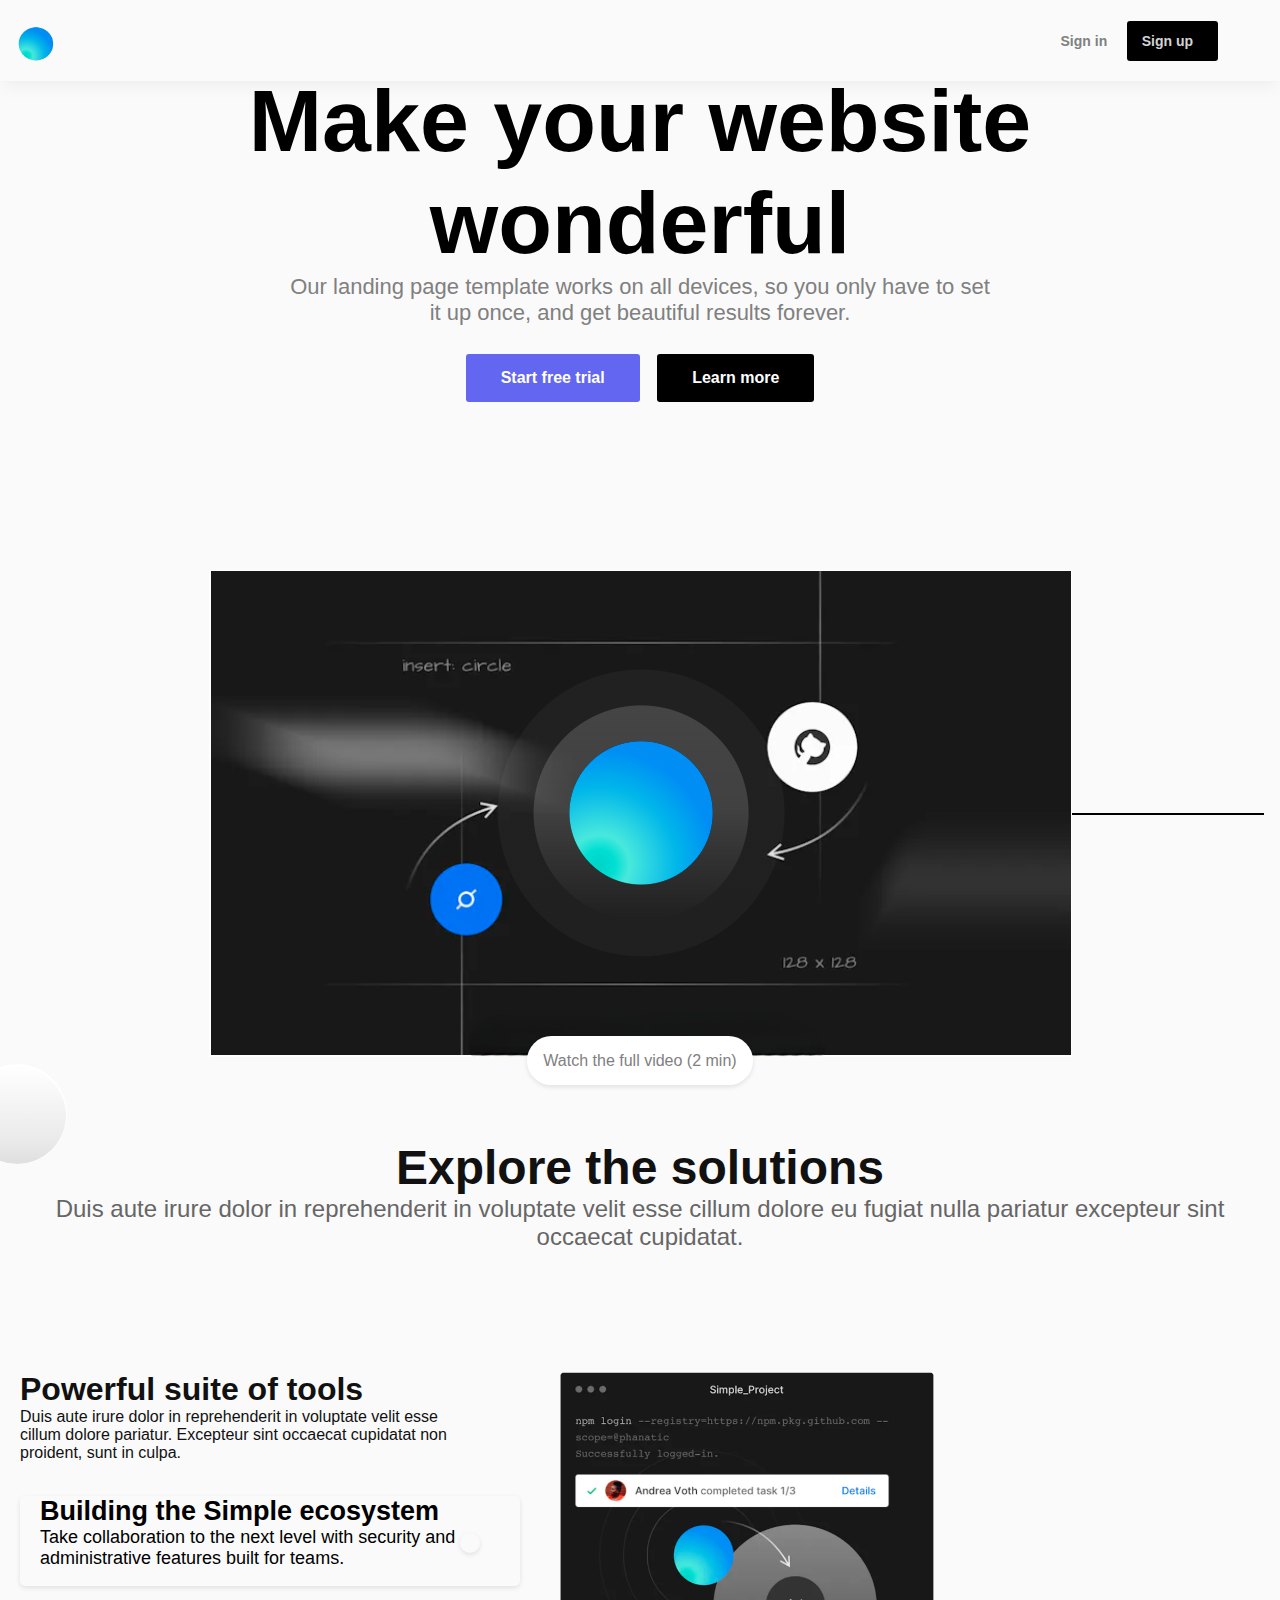
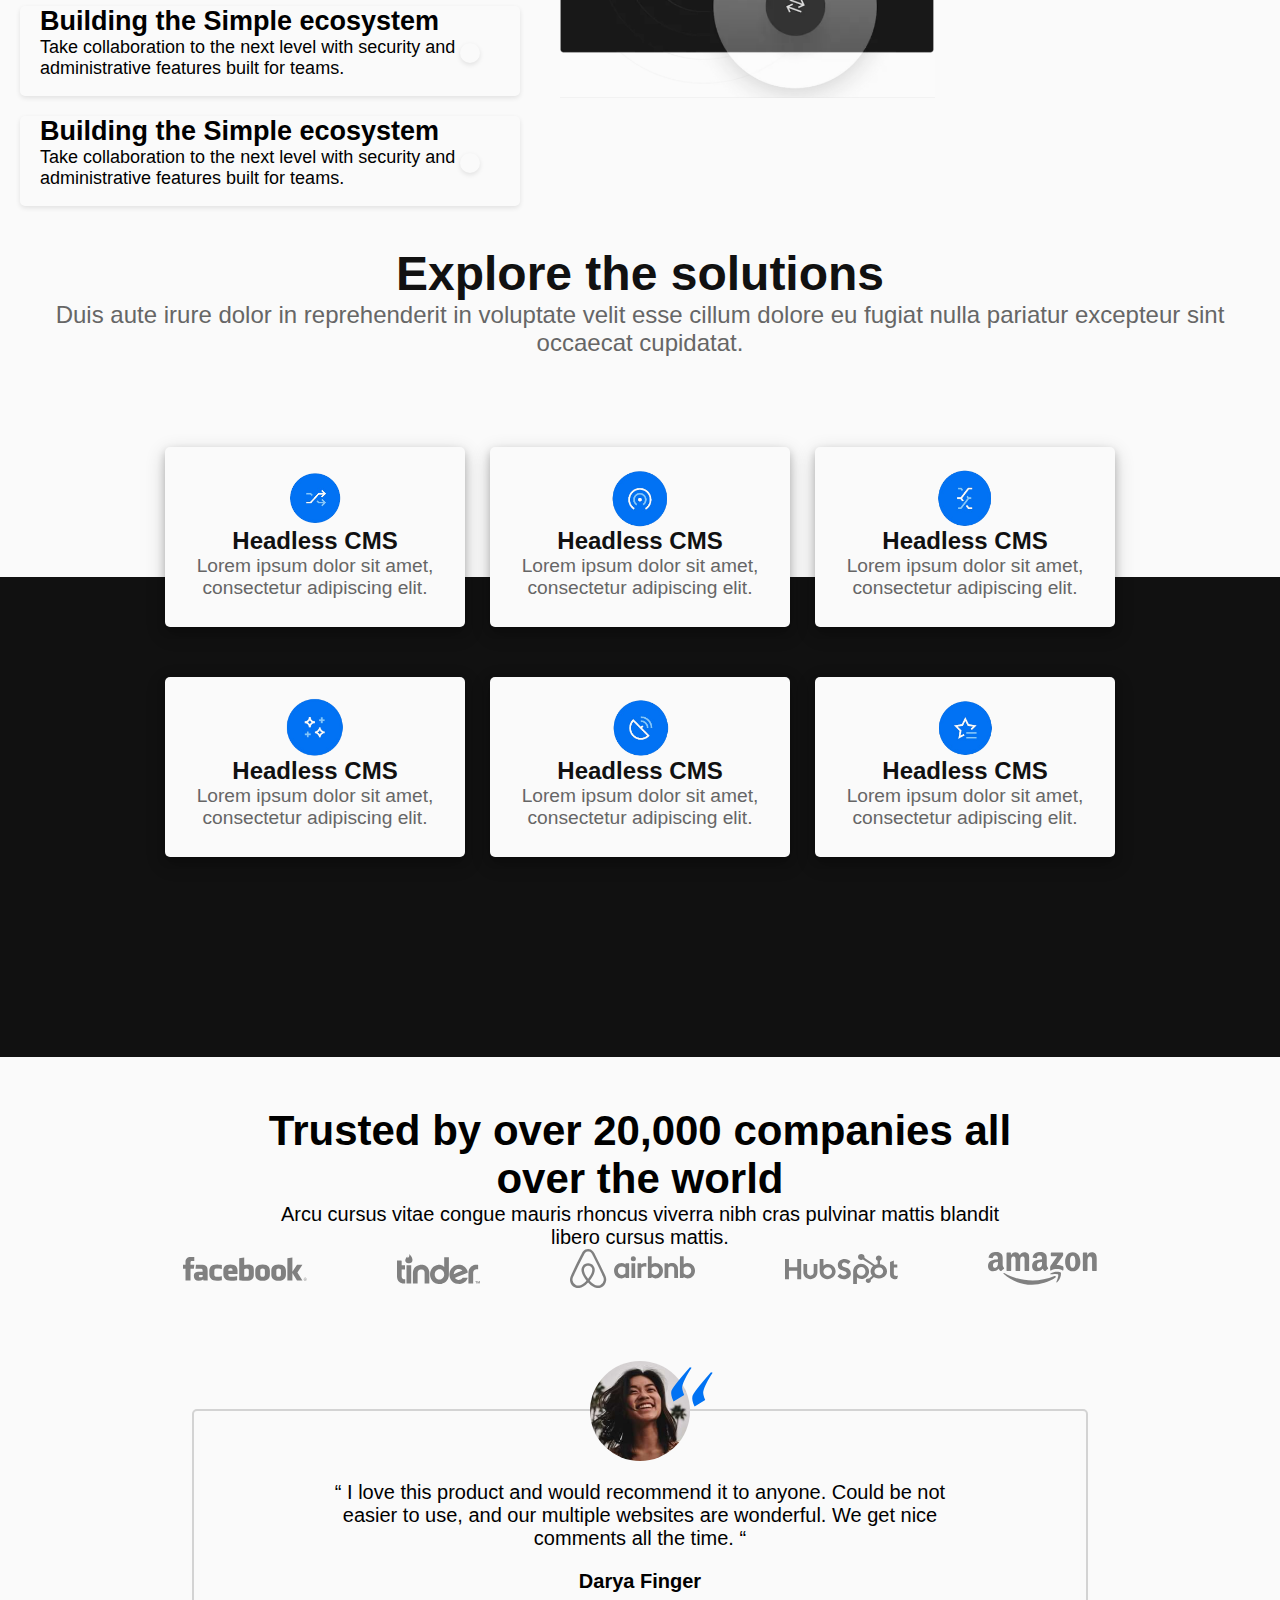
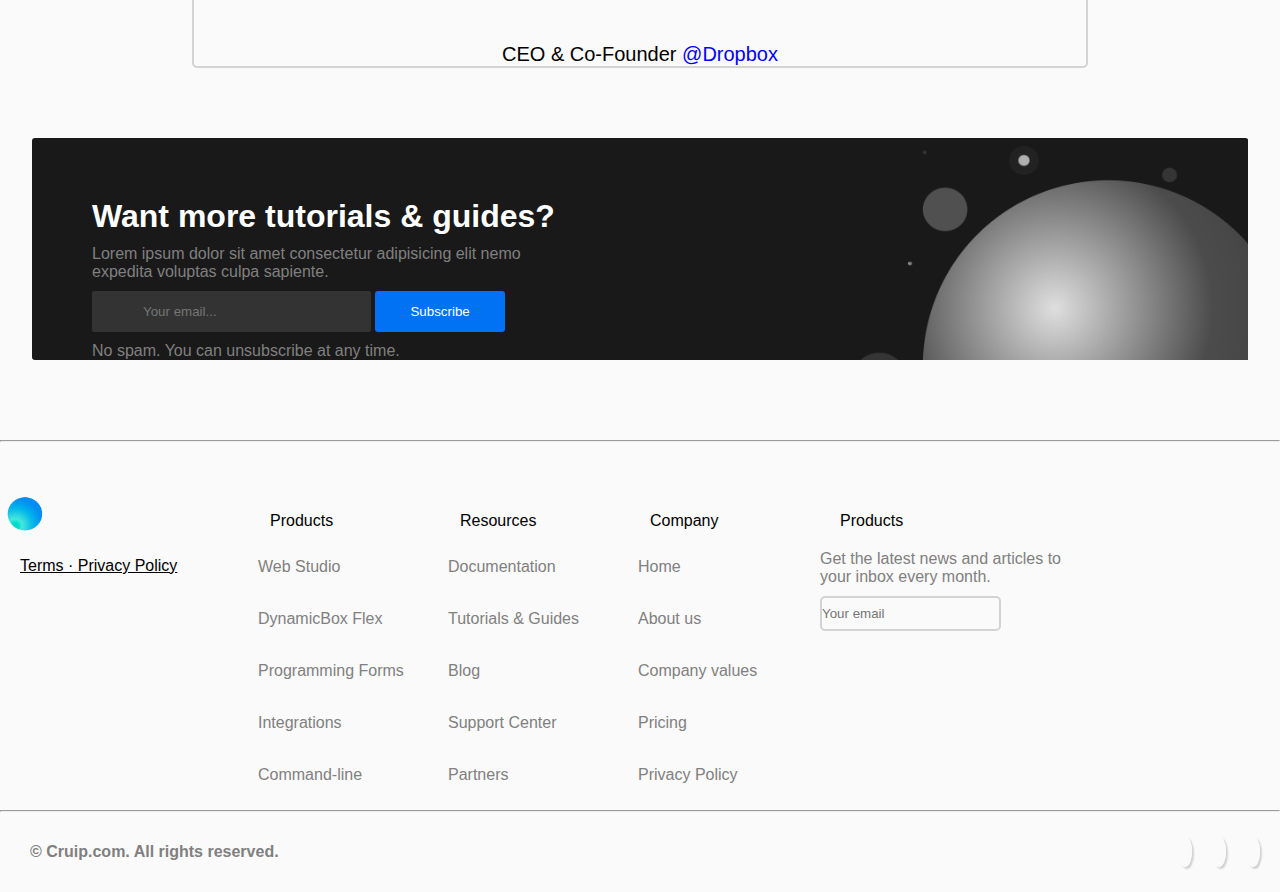
<file: index.html>
<html>
	<title>simple</title>
<link rel="stylesheet" href="./style.css.css">
<link rel="stylesheet" href="https://cdnjs.cloudflare.com/ajax/libs/font-awesome/6.5.1/css/all.min.css"
	integrity="sha512-DTOQO9RWCH3ppGqcWaEA1BIZOC6xxalwEsw9c2QQeAIftl+Vegovlnee1c9QX4TctnWMn13TZye+giMm8e2LwA=="
	crossorigin="anonymous" referrerpolicy="no-referrer" />

<body>
	<div class="container">


		<nav class="navbar">

			<div class="criup">

				<div class="image">
					<img src="logo3.png">
				</div>

				<div class="buy">
					<a href="/sign-in.html" class="btn1">Sign in</a>
					<a href="/Untitled-1.html" class="btn2">Sign up
						<i class="fa-solid fa-chevron-right"></i></a>

				</div>
				<div class="menu-toggle" onclick="toggleMenu()"><i class="fa-solid fa-bars fa-lg"></i></div>
				<nav id="menu">
					<ul>
						<button class="btn5"><a href="/sign-in.html">Sign in</a></button>
						<button class="btn6"><a href="/Untitled-1.html">Sign up
								<i class="fa-solid fa-chevron-right"></i></a></button>
					</ul>
				</nav>

			</div>
		</nav>


			<div class="content1">

				<h1>Make your website</h1>
				<span>wonderful</span><br>
				<p>Our landing page template works on all devices, so you only have to set<br> it up once, and get
					beautiful results forever.</p><br>
				<button class="btn3">Start free trial</button>
				<button class="btn4">Learn more</button>

			</div>



			<div class="deff">

				<div class="svg1"><img src="roal.png"></div>
				<div class="svg2"><img src="unit.png"></div>
				<div class="svg3"><img src="roal.png"></div>

		   </div>
				<div class="video">
					<a href="#video-toggle" id="video-toggle"><i class="fa-sharp fa-regular fa-circle-play fa-sm"></i>Watch the full video (2 min)</a>

					<div class="video-container">
						<video id="myVideo" width="90%" loop controls autoplay>
							<source src="video1.mp4" type="video/mp4">
						</video>
					</div>
				</div>

			<div class="zero">
				<h1>Explore the solutions</h1>
				<p>Duis aute irure dolor in reprehenderit in voluptate velit esse cillum dolore eu fugiat nulla
					pariatur excepteur sint occaecat cupidatat.</p>
			</div>




			<div class="total">
				<div class="content">

					<div class="header">
						<h1>Powerful suite of tools</h1>
						<p>Duis aute irure dolor in reprehenderit in voluptate velit esse cillum dolore pariatur.
							Excepteur sint occaecat cupidatat non proident, sunt in culpa.</p>
					</div>

					<a href="" class="products">
						<div class="product-description">
							<h2>Building the Simple ecosystem</h2>
							<p>Take collaboration to the next level with security and administrative features built for
								teams.</p>
						</div>
						<div class="product-image"><i class="fa fa-bolt fa-fw"></i></div>
					</a>

					<a href="" class="products">
						<div class="product-description">
							<h2>Building the Simple ecosystem</h2>
							<p>Take collaboration to the next level with security and administrative features built for
								teams.</p>
						</div>
						<div class="product-image"><i class="fa-brands fa-telegram"></i></div>
					</a>

					<a href="" class="products">
						<div class="product-description">
							<h2>Building the Simple ecosystem</h2>
							<p>Take collaboration to the next level with security and administrative features built for
								teams.</p>
						</div>
						<div class="product-image"><i class="fa-solid fa-moon"></i></div>
					</a>

				</div>

				<div class="photo"><img src="slide.png"></div>
			</div>



			<div class="boxes">

				<div class="hero">
					<h1>Explore the solutions</h1>
					<p>Duis aute irure dolor in reprehenderit in voluptate velit esse cillum dolore eu fugiat nulla
						pariatur excepteur sint occaecat cupidatat.</p>
				</div>
				<div class="product-grid">
					<div class="product">
						<img src="01.png" alt="Headless CMS">
						<h2>Headless CMS</h2>
						<p>Lorem ipsum dolor sit amet, consectetur adipiscing elit.</p>
					</div>
					<div class="product">
						<img src="02.png" alt="Headless CMS">
						<h2>Headless CMS</h2>
						<p>Lorem ipsum dolor sit amet, consectetur adipiscing elit.</p>
					</div>
					<div class="product">
						<img src="03.png" alt="Headless CMS">
						<h2>Headless CMS</h2>
						<p>Lorem ipsum dolor sit amet, consectetur adipiscing elit.</p>
					</div>
					<div class="product">
						<img src="04.png" alt="Headless CMS">
						<h2>Headless CMS</h2>
						<p>Lorem ipsum dolor sit amet, consectetur adipiscing elit.</p>
					</div>
					<div class="product">
						<img src="05.png" alt="Headless CMS">
						<h2>Headless CMS</h2>
						<p>Lorem ipsum dolor sit amet, consectetur adipiscing elit.</p>
					</div>
					<div class="product">
						<img src="06.png" alt="Headless CMS">
						<h2>Headless CMS</h2>
						<p>Lorem ipsum dolor sit amet, consectetur adipiscing elit.</p>
					</div>
				</div>

			</div>




			<div class="text">
				<h1>Trusted by over 20,000 companies all<br> over the world</h1>
				<p>Arcu cursus vitae congue mauris rhoncus viverra nibh cras pulvinar mattis blandit<br> libero cursus
					mattis.</p>
			</div>


			<div class="social">

				<svg class="max-w-full fill-current text-gray-400" width="124" height="24" viewBox="0 0 124 24"
					xmlns="http://www.w3.org/2000/svg">
					<path
						d="M63.734 11.56c-1.022 0-1.76.325-2.506.657v7.506c.715.066 1.125.066 1.804.066 2.454 0 2.79-1.091 2.79-2.615v-3.585c0-1.125-.384-2.03-2.088-2.03zm-16.295-.41c-1.702 0-2.09.908-2.09 2.032v.632h4.179v-.632c0-1.124-.389-2.032-2.089-2.032zm-31.566 7.813c0 .89.432 1.351 1.386 1.351 1.023 0 1.628-.324 2.375-.656v-1.781h-2.236c-1.06 0-1.525.191-1.525 1.086zm63.711-7.403c-1.705 0-2.296.904-2.296 2.03v4.106c0 1.128.591 2.035 2.296 2.035 1.7 0 2.296-.907 2.296-2.035V13.59c0-1.125-.596-2.03-2.296-2.03zM7.517 23.568H2.505V11.783H0v-4.06h2.505v-2.44C2.505 1.97 3.92 0 7.936 0h3.346v4.062H9.19c-1.565 0-1.668.568-1.668 1.627l-.006 2.033h3.787l-.442 4.06H7.517v11.786zm17.13.03H20.47l-.18-1.026a9.802 9.802 0 01-4.733 1.193c-3.064 0-4.695-1.988-4.695-4.738 0-3.243 1.903-4.401 5.307-4.401h3.465v-.701c0-1.656-.195-2.142-2.817-2.142h-4.286l.419-4.06h4.685c5.751 0 7.013 1.764 7.013 6.235v9.64zm14.207-11.517c-2.6-.433-3.347-.528-4.597-.528-2.247 0-2.926.481-2.926 2.334v3.506c0 1.854.679 2.337 2.926 2.337 1.25 0 1.997-.096 4.597-.531v3.961c-2.277.496-3.76.626-5.015.626-5.381 0-7.52-2.749-7.52-6.72v-2.845c0-3.974 2.139-6.728 7.52-6.728 1.254 0 2.738.13 5.015.629v3.959zm15.686 4.985h-9.192v.327c0 1.854.68 2.337 2.925 2.337 2.02 0 3.252-.096 5.847-.531v3.961c-2.503.496-3.807.626-6.262.626-5.382 0-7.522-2.749-7.522-6.72v-3.253c0-3.474 1.588-6.32 7.103-6.32s7.1 2.813 7.1 6.32v3.253zm16.294.075c0 3.838-1.13 6.638-7.971 6.638-2.47 0-3.92-.21-6.647-.618V1.22l5.01-.812v7.675c1.084-.391 2.485-.59 3.76-.59 5.012 0 5.847 2.183 5.847 5.69v3.958zm16.062.084c0 3.31-1.407 6.522-7.295 6.522-5.891 0-7.325-3.211-7.325-6.522v-3.197c0-3.313 1.434-6.525 7.325-6.525 5.888 0 7.295 3.212 7.295 6.525v3.197zm16.052 0c0 3.31-1.41 6.522-7.296 6.522-5.89 0-7.325-3.211-7.325-6.522v-3.197c0-3.313 1.434-6.525 7.325-6.525 5.887 0 7.296 3.212 7.296 6.525v3.197zm16.473 6.343h-5.432l-4.593-7.449v7.45h-5.013V1.218l5.013-.812v14.388l4.593-7.073h5.432l-5.015 7.718 5.015 8.128zM95.635 11.56c-1.703 0-2.293.904-2.293 2.03v4.106c0 1.128.59 2.035 2.293 2.035 1.7 0 2.301-.907 2.301-2.035V13.59c0-1.125-.601-2.03-2.301-2.03zm26.646 9.228c.844 0 1.517.669 1.517 1.504 0 .848-.673 1.509-1.523 1.509a1.511 1.511 0 01-1.531-1.51c0-.834.685-1.503 1.531-1.503h.006zm-.006.234c-.68 0-1.236.569-1.236 1.27 0 .714.557 1.275 1.242 1.275.687.007 1.235-.561 1.235-1.268 0-.708-.548-1.277-1.235-1.277h-.006zm-.288 2.145h-.275v-1.678c.144-.02.282-.039.488-.039.261 0 .432.054.537.127.101.074.156.187.156.346 0 .222-.15.355-.335.409v.013c.15.027.253.16.288.406.04.261.082.36.109.415h-.289c-.04-.054-.082-.207-.116-.428-.04-.214-.152-.294-.372-.294h-.19v.723h-.001zm0-.929h.2c.225 0 .417-.08.417-.288 0-.147-.109-.293-.418-.293-.09 0-.152.006-.2.013v.568z">
					</path>
				</svg>

				<svg class="max-w-full fill-current text-gray-400" width="83" height="30" viewBox="0 0 83 30"
					xmlns="http://www.w3.org/2000/svg">
					<path
						d="M12.186 0c.2.093.326.285.486.437.26.225.452.523.705.755.312.298.512.675.771 1.013.452.682.851 1.41 1.057 2.205.213.542.246 1.132.233 1.714.013.53-.133 1.053-.372 1.53-.413.721-1.157 1.205-1.935 1.463-.971.232-2.042.272-2.98-.139-.338-.185-.724-.311-.997-.603-.631-.516-.997-1.357-.877-2.171.186-1.45 1.057-2.695 1.988-3.767.086.158.013.344.073.51.08.35.206.721.472.973.326-.298.672-.596.95-.94.254-.371.46-.782.546-1.219.02-.556.073-1.139-.14-1.668l.02-.093zM.005 6.614c1.556.014 3.118-.013 4.674.014 0 1.542.014 3.085-.006 4.628 1.104.02 2.207.006 3.318.006.013.12.02.239.02.358-.014 1.271.006 2.536-.014 3.807-1.11.013-2.214 0-3.324.006.02 2.285-.007 4.562.013 6.846.04.2.067.398.06.603-.02.185.093.338.133.51.086.397.306.755.558 1.066.373.37.851.629 1.363.741.466.073.931.113 1.404.08.026.08.04.159.04.245a319.227 319.227 0 000 3.568c0 .166-.034.331-.06.49-.672 0-1.344.047-2.015 0-.4-.086-.825-.046-1.21-.218-1.07-.252-2.095-.781-2.86-1.583C.977 26.702.372 25.18.126 23.67c-.067-.166-.027-.358-.054-.536-.093-.365-.053-.749-.066-1.12a5974.61 5974.61 0 010-15.4zm22.714 4.29c.279-.072.578-.02.857-.079.586-.073 1.164.02 1.743.04.405-.007.797.113 1.196.192 1.483.358 2.886 1.145 3.904 2.297.18.298.452.517.624.821.433.682.719 1.444.965 2.212.153.563.232 1.145.306 1.721.033 1.278.013 2.563.02 3.84-.007 2.55.006 5.099-.007 7.648-1.556-.02-3.105-.007-4.655-.014a.365.365 0 01-.06-.046c-.006-3.569 0-7.137 0-10.7.007-.436-.073-.86-.166-1.277a4.106 4.106 0 00-.671-1.172c-.173-.205-.412-.338-.605-.517-.3-.198-.652-.29-.991-.384-.18-.013-.36 0-.525-.06-.712-.046-1.437.014-2.102.286-.485.231-.937.549-1.256.993-.526.622-.698 1.47-.685 2.264 0 3.536.007 7.078 0 10.613-1.57.014-3.139-.006-4.708.014-.026-3.41 0-6.827-.013-10.236.007-.437-.007-.874.027-1.311.086-.219.026-.457.093-.67.12-.807.425-1.575.764-2.31.333-.642.732-1.258 1.25-1.768.406-.41.825-.84 1.337-1.125.99-.689 2.16-1.106 3.358-1.271zm55.72-.039c.579-.013 1.15-.126 1.73-.033.312.04.63.033.943.046.06.576.014 1.159.027 1.735v2.317c0 .146.02.298-.04.437-.153-.112-.359-.073-.532-.119-.705-.06-1.43-.026-2.094.238a3.333 3.333 0 00-1.869 1.596c-.113.14-.113.338-.24.47-.205.742-.219 1.516-.205 2.278-.007 3.257.02 6.508-.014 9.766-1.55-.02-3.105 0-4.66-.014-.014-.013-.034-.04-.047-.053V18.903c-.02-.444.08-.874.073-1.311.106-.212.08-.457.146-.675.332-1.676 1.217-3.258 2.56-4.337.26-.291.632-.43.938-.662.99-.603 2.14-.894 3.284-1.053zm-68.919.39c1.57.027 3.138-.006 4.708.014 0 6.058-.007 12.11 0 18.161 0 .06 0 .179-.093.159H9.533c-.04-1-.006-2.006-.02-3.006.007-5.105 0-10.216.007-15.327zm49.238 12.29c.399-.153.784-.352 1.19-.49.585-.226 1.157-.497 1.742-.722 1.21-.557 2.46-1.02 3.684-1.543.292-.16.625-.232.91-.404.326-.126.652-.238.971-.384.28-.166.599-.232.885-.377.379-.153.744-.325 1.13-.464.392-.218.831-.324 1.223-.536.107-.073.28-.053.346-.179-.113-.159-.053-.358-.113-.53-.086-.31-.173-.615-.246-.92-.299-.92-.731-1.8-1.316-2.569-.712-1.026-1.69-1.854-2.773-2.463-.712-.43-1.51-.675-2.307-.887-.492-.06-.965-.232-1.463-.225-.452-.06-.918-.086-1.363-.007-.792.013-1.55.205-2.3.424-1.31.457-2.554 1.152-3.558 2.112-.3.278-.546.603-.831.887-.446.57-.852 1.172-1.157 1.821-.433.973-.845 1.993-.891 3.072-.147.517-.1 1.06-.107 1.59-.013.337.04.668.107.992-.02.344.113.662.16.993.112.702.425 1.351.71 2 .785 1.602 2.022 2.993 3.571 3.9 1.018.622 2.148 1.066 3.332 1.231.964.152 1.954.179 2.925.053.333.027.652-.12.984-.139 1.417-.331 2.806-.927 3.877-1.927.319-.251.618-.55.87-.867.426-.43.732-.953 1.038-1.47.293-.55.532-1.132.705-1.735-.093-.04-.2-.026-.292-.026-1.556.007-3.106-.007-4.662 0-.146 0-.146.199-.239.278-.266.384-.605.708-.964 1.013-.519.37-1.13.57-1.736.748-.16.02-.312.013-.458.073-.373.027-.752.013-1.13.007-.42-.08-.839-.172-1.244-.305-.625-.318-1.237-.682-1.709-1.198-.12-.146-.312-.258-.352-.45.106-.047.206-.12.325-.14.193-.033.34-.185.526-.238zm-1.915-3.351c-.093-.232-.007-.503-.02-.748.106-.338.14-.695.266-1.033.319-.748.711-1.483 1.283-2.073.266-.218.492-.483.798-.648.226-.12.445-.252.678-.358.432-.126.851-.324 1.303-.324.413-.1.838-.047 1.257-.04 1.097.152 2.201.622 2.912 1.49.074.172-.172.185-.272.251-.432.239-.918.358-1.35.603-.193.033-.36.152-.545.212-1.377.596-2.78 1.119-4.143 1.741-.731.285-1.456.59-2.167.927zm-4.954-17.03c-1.456-.012-2.912 0-4.369-.006-.106.013-.232-.033-.319.047.014 3.111 0 6.23.007 9.342-.007.112.02.225-.027.33-.133-.02-.2-.145-.299-.218-.671-.576-1.423-1.066-2.26-1.35-.566-.219-1.158-.331-1.756-.437-.678-.014-1.363-.034-2.048.006-.073.02-.14.04-.213.047-1.522.211-2.945.92-4.116 1.893-.651.61-1.303 1.245-1.762 2.013-.538.761-.884 1.635-1.216 2.496-.153.543-.306 1.08-.373 1.635-.126.854-.073 1.728-.06 2.59.034.224.107.436.113.661a9.18 9.18 0 00.625 2.126c.246.655.645 1.251 1.011 1.847.26.33.512.675.824.966.466.457.925.954 1.51 1.272.691.523 1.51.834 2.307 1.139.293.052.565.218.864.225.253.02.486.139.739.125.133-.013.252.08.392.067.645.02 1.296.02 1.941 0 .107 0 .213-.047.326-.053.446.006.858-.166 1.29-.226.565-.205 1.17-.337 1.696-.642.778-.357 1.482-.86 2.114-1.43a8.187 8.187 0 001.922-2.49c.206-.416.439-.82.572-1.27.252-.623.365-1.285.452-1.94.146-.577.1-1.179.113-1.775V3.164zm-4.728 17.93c-.04.702-.305 1.37-.618 2-.525.986-1.41 1.741-2.414 2.218-.153.08-.352.073-.458.218-.187 0-.373.007-.552.073-.572.014-1.164.066-1.723-.092-.239-.113-.505-.16-.744-.285-.3-.166-.639-.278-.885-.53-.465-.324-.824-.768-1.15-1.225-.26-.443-.519-.9-.638-1.403-.133-.265-.12-.563-.193-.841-.02-.709-.06-1.437.106-2.126.074-.218.12-.45.2-.668.193-.351.312-.742.565-1.06.133-.278.366-.483.552-.721.499-.57 1.184-.934 1.875-1.219.26-.059.512-.191.785-.191.552-.14 1.123-.027 1.669.072.718.259 1.43.616 1.988 1.146.206.192.359.43.565.622a5.625 5.625 0 011.07 4.012zM78.4 27.265h1.743c.006.132.006.265 0 .397-.2.027-.4-.006-.592.02-.027.596 0 1.185-.013 1.781a4.773 4.773 0 00-.532-.006c-.02-.47-.014-.947-.007-1.417 0-.126.027-.272-.087-.358-.172-.026-.345.007-.518-.02a2.625 2.625 0 01.006-.397zm2.062.007c.246-.007.492-.02.738.013-.013.192.146.324.193.503.066.225.166.437.232.662.054.1.147.186.113.311.133-.516.34-1.006.546-1.49a8.47 8.47 0 01.711 0c.013.709 0 1.43 0 2.14a2.97 2.97 0 01-.485 0c.006-.497 0-.994.013-1.484-.06.053-.12.1-.166.166-.087.45-.32.86-.432 1.31-.133.02-.26.02-.393.007-.04-.251-.22-.457-.22-.715-.179-.218-.185-.53-.325-.774-.093.178-.02.39-.04.582-.026.311.033.63-.026.94-.16 0-.34.053-.466-.06.02-.701 0-1.403.007-2.111z">
					</path>
				</svg>



				<svg class="max-w-full fill-current text-gray-400" width="125" height="39" viewBox="0 0 125 39"
					xmlns="http://www.w3.org/2000/svg">
					<path
						d="M65.879 9.8a2.533 2.533 0 01-2.539 2.537 2.532 2.532 0 01-2.538-2.538 2.508 2.508 0 012.538-2.537c1.446.039 2.539 1.171 2.539 2.537zm-10.466 5.114v.624s-1.21-1.562-3.787-1.562c-4.256 0-7.576 3.24-7.576 7.73 0 4.45 3.28 7.73 7.576 7.73 2.616 0 3.787-1.601 3.787-1.601v.663c0 .313.235.546.547.546h3.163V14.365H55.96a.561.561 0 00-.547.549zm0 9.407c-.585.86-1.757 1.601-3.162 1.601-2.5 0-4.413-1.561-4.413-4.216 0-2.655 1.914-4.216 4.413-4.216 1.367 0 2.616.78 3.162 1.6v5.231zm6.053-9.954h3.749v14.678h-3.749V14.367zm55.998-.391c-2.578 0-3.788 1.562-3.788 1.562V7.301h-3.749v21.744h3.163a.558.558 0 00.547-.546v-.664s1.21 1.6 3.787 1.6c4.257 0 7.576-3.277 7.576-7.728 0-4.45-3.319-7.731-7.536-7.731zm-.625 11.907c-1.445 0-2.577-.741-3.163-1.6V19.05c.586-.78 1.835-1.6 3.163-1.6 2.499 0 4.412 1.561 4.412 4.216 0 2.654-1.913 4.216-4.412 4.216zm-8.864-5.543v8.744h-3.75V20.77c0-2.42-.78-3.396-2.888-3.396-1.132 0-2.304.585-3.047 1.445v10.228h-3.748v-14.68h2.967c.313 0 .547.274.547.548v.624c1.094-1.132 2.538-1.562 3.983-1.562 1.64 0 3.007.47 4.1 1.406 1.328 1.093 1.836 2.498 1.836 4.958zm-22.533-6.364c-2.576 0-3.787 1.562-3.787 1.562V7.301h-3.749v21.744h3.163a.559.559 0 00.547-.546v-.664s1.21 1.6 3.787 1.6c4.257 0 7.576-3.277 7.576-7.728.04-4.451-3.28-7.731-7.537-7.731zm-.625 11.907c-1.444 0-2.576-.741-3.162-1.6V19.05c.586-.78 1.835-1.6 3.162-1.6 2.5 0 4.413 1.561 4.413 4.216 0 2.654-1.913 4.216-4.413 4.216zM74.665 13.976c1.132 0 1.718.196 1.718.196v3.474s-3.124-1.055-5.076 1.171v10.267h-3.75V14.367h3.164c.312 0 .546.273.546.546v.625c.704-.82 2.227-1.562 3.398-1.562zM35.733 27.718c-.195-.468-.39-.976-.586-1.406-.313-.702-.625-1.366-.898-1.99l-.039-.04a406.921 406.921 0 00-8.63-17.644l-.117-.235c-.32-.608-.633-1.22-.937-1.835-.39-.703-.78-1.444-1.406-2.147C21.87.859 20.074 0 18.161 0c-1.953 0-3.71.86-4.998 2.342-.586.703-1.016 1.444-1.406 2.148a84.724 84.724 0 01-.936 1.835l-.118.234c-3.007 5.856-5.935 11.79-8.63 17.645l-.04.078c-.272.625-.585 1.289-.898 1.99-.195.43-.39.899-.585 1.406-.508 1.444-.664 2.81-.468 4.217a8.297 8.297 0 005.076 6.48c1.016.43 2.07.625 3.163.625.313 0 .703-.039 1.016-.078 1.288-.156 2.616-.585 3.905-1.327 1.6-.898 3.124-2.186 4.842-4.06 1.718 1.874 3.28 3.162 4.842 4.06 1.29.742 2.616 1.17 3.905 1.327.312.04.703.078 1.016.078 1.093 0 2.186-.195 3.162-.625 2.734-1.094 4.647-3.591 5.077-6.48.31-1.366.154-2.732-.353-4.177zm-17.611 2.03c-2.11-2.655-3.476-5.153-3.944-7.26-.195-.899-.235-1.68-.117-2.382a3.78 3.78 0 01.625-1.64c.742-1.054 1.991-1.718 3.436-1.718 1.445 0 2.734.625 3.437 1.718.312.468.547 1.015.625 1.64.117.703.078 1.522-.117 2.381-.47 2.069-1.837 4.568-3.945 7.26zm15.58 1.835a5.802 5.802 0 01-3.553 4.568c-.937.39-1.953.507-2.968.39-.976-.118-1.953-.43-2.967-1.015-1.406-.782-2.812-1.991-4.452-3.787 2.577-3.162 4.139-6.051 4.725-8.627a9.765 9.765 0 00.195-3.32 6.329 6.329 0 00-1.054-2.654c-1.212-1.757-3.242-2.771-5.507-2.771-2.264 0-4.295 1.054-5.505 2.771a6.335 6.335 0 00-1.055 2.655 8.107 8.107 0 00.195 3.319c.586 2.576 2.187 5.504 4.725 8.666-1.601 1.796-3.046 3.006-4.452 3.787-1.015.586-1.991.898-2.967 1.015a6.25 6.25 0 01-2.968-.39 5.802 5.802 0 01-3.553-4.568 6.457 6.457 0 01.351-3.045c.117-.39.313-.78.508-1.25.273-.624.585-1.288.898-1.951l.04-.078a425.627 425.627 0 018.59-17.528l.117-.235c.313-.585.625-1.21.937-1.795.313-.625.664-1.211 1.094-1.719.82-.936 1.913-1.444 3.124-1.444 1.21 0 2.304.508 3.124 1.444.43.51.78 1.095 1.093 1.719.313.585.626 1.21.937 1.795l.118.235a516.841 516.841 0 018.552 17.567v.039c.312.626.586 1.328.898 1.953.195.468.39.858.508 1.248.311 1.014.428 1.991.272 3.006z">
					</path>
				</svg>


				<svg class="max-w-full fill-current text-gray-400" width="113" height="30" viewBox="0 0 113 30"
					xmlns="http://www.w3.org/2000/svg">
					<path
						d="M0 5h3.94v8.21h8.31V5h3.946v20.153H12.25V16.77H3.94v8.383H0V5zm28.678 13.589V9.912h3.736v8.677c0 3.62-3.14 6.564-7 6.564s-7-2.945-7-6.564V9.912h3.736v8.677c0 1.687 1.465 3.06 3.264 3.06 1.799 0 3.264-1.373 3.264-3.06zm14.167-8.575c4.185 0 7.784 3.28 7.784 7.57 0 4.344-3.903 7.569-8.357 7.569-4.006 0-7.573-3.168-7.573-7.794V5h3.75v6.669c1.249-1.15 2.542-1.655 4.396-1.655zm.093 11.886c2.152 0 4.096-1.99 4.096-4.317s-1.944-4.317-4.096-4.317c-2.54 0-4.483 1.99-4.483 4.317s1.943 4.317 4.483 4.317zm13.987-11c0 3.28 8.938.924 8.938 8.493 0 3.505-3.108 5.748-6.964 5.748-2.571 0-4.723-1.01-6.458-3l2.72-2.635c1.017 1.065 1.735 2.074 3.948 2.074 1.404 0 2.629-1.038 2.629-2.214 0-3.814-8.938-1.654-8.938-8.466 0-3.673 2.93-5.888 6.995-5.888 2.033 0 4.513 1.065 5.738 2.607l-2.45 2.691c-.956-.953-2.42-1.738-3.527-1.738-1.375 0-2.63.56-2.63 2.328zm18.808-1.084c4.453 0 8.357 3.224 8.357 7.57 0 4.289-3.6 7.569-7.785 7.569-1.854 0-3.147-.506-4.397-1.655V30H68.16V17.61c0-4.627 3.566-7.794 7.573-7.794zm.666 11.887c2.152 0 4.095-1.992 4.095-4.318 0-2.327-1.943-4.317-4.095-4.317-2.54 0-4.483 1.99-4.483 4.317 0 2.326 1.943 4.318 4.483 4.318zm35.285.197c.42 0 .898-.028 1.316-.055l-.927 3.196c-.359.083-1.017.112-1.496.112-3.197 0-5.527-1.599-5.527-4.767V7.995l3.795-1.598v4.066h3.437v3.083h-3.437v6.083c0 1.374.628 2.271 2.839 2.271zm-10.72-8.125c.702 1.097 1.036 2.295 1.036 3.593v.066c0 1.319-.415 2.518-1.17 3.604-.75 1.082-1.742 1.93-3.01 2.55a8.651 8.651 0 01-3.843.874h-.225c-1.228 0-2.35-.241-3.367-.637a8.644 8.644 0 01-1.439-.708l-3.238 2.913c.077.219.117.45.117.685a2.162 2.162 0 01-.743 1.615 2.674 2.674 0 01-1.797.67 2.672 2.672 0 01-1.796-.67c-.48-.431-.744-1.004-.744-1.615a2.16 2.16 0 01.743-1.615c.698-.631 1.741-.837 2.668-.527l3.133-2.824a6.582 6.582 0 01-1.223-1.91 6.758 6.758 0 01-.516-2.558v-.269c0-1.286.46-2.466 1.214-3.538a7.382 7.382 0 011.335-1.407L78.66 5.95l-.687-.469a3.53 3.53 0 01-1.686.431C74.47 5.912 73 4.588 73 2.956 73 1.323 74.47 0 76.285 0c1.816 0 3.286 1.323 3.286 2.956 0 .272-.06.53-.137.78 3.255 2.222 8.82 6.025 10.517 7.184a9.297 9.297 0 012.618-.738V6.669c-1.097-.42-1.738-1.346-1.738-2.428 0-1.474 1.337-2.668 2.976-2.668 1.637 0 2.952 1.194 2.952 2.668 0 1.082-.68 2.009-1.778 2.428v3.511a8.595 8.595 0 013.009.937c1.256.667 2.26 1.553 2.974 2.658zm-3.956 6.11c.765-.756 1.148-1.59 1.148-2.49 0-.136-.006-.277-.018-.415a3.896 3.896 0 00-.717-1.837 4.181 4.181 0 00-1.598-1.307c-.64-.295-1.318-.422-2.034-.422h-.074c-.79 0-1.5.193-2.163.587a4.23 4.23 0 00-1.562 1.537c-.352.586-.492 1.208-.492 1.863v.202c0 .666.246 1.295.698 1.87.438.587.974 1.05 1.678 1.375.624.295 1.262.457 1.915.457h.188c1.142 0 2.152-.541 3.031-1.42z">
					</path>
				</svg>

				<svg class="max-w-full fill-current text-gray-400" width="109" height="33" viewBox="0 0 109 33"
					xmlns="http://www.w3.org/2000/svg">
					<path
						d="M67.43 25.591c-6.293 4.653-15.447 7.132-23.342 7.132-11.06 0-20.976-4.08-28.527-10.87-.572-.533-.077-1.258.648-.839 8.124 4.73 18.154 7.552 28.528 7.552 6.98 0 14.683-1.45 21.777-4.462 1.068-.42 1.945.724.915 1.487zm2.631-3.013c-.8-1.03-5.34-.496-7.36-.229-.611.077-.725-.457-.153-.839 3.623-2.555 9.534-1.792 10.22-.953.687.839-.19 6.789-3.584 9.61-.534.42-1.03.192-.801-.38.763-1.908 2.479-6.14 1.678-7.209zM62.815 3.585V1.106c0-.381.267-.61.61-.61h11.06c.343 0 .648.267.648.61v2.098c0 .343-.305.8-.839 1.563l-5.72 8.162c2.135-.038 4.386.267 6.293 1.335.419.229.533.61.572.953v2.632c0 .381-.382.8-.801.572-3.395-1.792-7.933-1.983-11.67.038-.382.19-.802-.19-.802-.572V15.37c0-.381 0-1.068.42-1.678l6.636-9.497h-5.759c-.343 0-.648-.267-.648-.61zm-40.313 15.37h-3.356c-.305-.038-.572-.267-.61-.572V1.144c0-.343.305-.61.648-.61h3.127c.343 0 .572.267.61.572v2.25h.077c.8-2.174 2.364-3.203 4.424-3.203 2.097 0 3.432 1.03 4.348 3.203.8-2.174 2.67-3.203 4.653-3.203 1.41 0 2.936.572 3.89 1.906 1.068 1.45.839 3.547.839 5.416v10.908c0 .343-.305.61-.649.61h-3.318c-.343-.038-.61-.305-.61-.61V9.23c0-.725.076-2.556-.076-3.242-.267-1.144-.992-1.488-1.983-1.488-.801 0-1.678.534-2.022 1.412-.343.877-.305 2.326-.305 3.318v9.153c0 .343-.305.61-.648.61h-3.356c-.344-.038-.61-.305-.61-.61V9.23c0-1.907.304-4.768-2.06-4.768-2.403 0-2.327 2.746-2.327 4.768v9.153c-.038.305-.305.572-.686.572zM84.668.153c4.996 0 7.704 4.271 7.704 9.725 0 5.263-2.975 9.458-7.704 9.458-4.882 0-7.551-4.271-7.551-9.61-.038-5.378 2.67-9.573 7.551-9.573zm0 3.546c-2.479 0-2.631 3.395-2.631 5.492 0 2.098-.039 6.598 2.593 6.598 2.593 0 2.746-3.623 2.746-5.835 0-1.449-.076-3.203-.496-4.576-.381-1.22-1.144-1.679-2.212-1.679zm14.15 15.256H95.46c-.343-.038-.61-.305-.61-.61V1.068A.66.66 0 0195.5.496h3.127c.305 0 .534.229.61.496v2.631h.077c.953-2.364 2.25-3.47 4.576-3.47 1.488 0 2.975.533 3.928 2.02.878 1.374.878 3.7.878 5.378v10.87c-.038.305-.305.534-.649.534h-3.356c-.305-.038-.572-.267-.61-.534V9.04c0-1.907.229-4.653-2.098-4.653-.8 0-1.563.534-1.945 1.373-.458 1.068-.534 2.098-.534 3.28v9.306a.698.698 0 01-.686.61zm-41.42-.038a.69.69 0 01-.8.076c-1.106-.915-1.335-1.373-1.945-2.25-1.83 1.869-3.166 2.44-5.53 2.44-2.822 0-5.035-1.754-5.035-5.224 0-2.746 1.488-4.577 3.586-5.492 1.83-.801 4.385-.954 6.33-1.182v-.42c0-.8.077-1.754-.419-2.44-.42-.611-1.182-.878-1.869-.878-1.296 0-2.44.648-2.708 2.021-.076.305-.267.61-.572.61l-3.241-.343c-.267-.076-.573-.267-.496-.686C45.46 1.182 49.009 0 52.212 0c1.64 0 3.776.42 5.073 1.678 1.64 1.526 1.487 3.585 1.487 5.797V12.7c0 1.564.648 2.25 1.259 3.128.228.305.266.686 0 .877-.725.572-1.946 1.64-2.632 2.212zm-44.088 0a.69.69 0 01-.8.076c-1.106-.915-1.335-1.373-1.946-2.25-1.83 1.869-3.165 2.44-5.53 2.44C2.212 19.184 0 17.43 0 13.96c0-2.746 1.487-4.577 3.585-5.492 1.83-.801 4.386-.954 6.331-1.182v-.42c0-.8.076-1.754-.42-2.44-.419-.611-1.182-.878-1.868-.878-1.297 0-2.441.648-2.708 2.021-.076.305-.267.61-.572.61l-3.242-.343C.839 5.76.534 5.568.61 5.15 1.373 1.182 4.92 0 8.124 0c1.64 0 3.775.42 5.072 1.678 1.64 1.526 1.487 3.585 1.487 5.797V12.7c0 1.564.649 2.25 1.259 3.128.229.305.267.686 0 .877-.725.572-1.945 1.64-2.632 2.212zm40.695-8.2v-.725c-2.441 0-4.997.534-4.997 3.395 0 1.449.763 2.44 2.06 2.44.953 0 1.792-.571 2.326-1.525.649-1.182.61-2.288.61-3.585zm-44.05 0v-.725c-2.442 0-4.997.534-4.997 3.395 0 1.449.763 2.44 2.06 2.44.953 0 1.792-.571 2.326-1.525.648-1.182.61-2.288.61-3.585z">
					</path>
				</svg>

			</div>


			<div class="rev">
				<div class="view">

					<svg class="absolute top-0 right-0 -mt-3 -mr-8 w-16 h-16 fill-current text-blue-500"
						viewBox="0 0 64 64" aria-hidden="true" xmlns="http://www.w3.org/2000/svg">
						<path
							d="M37.89 58.338c-2.648-5.63-3.572-10.045-2.774-13.249.8-3.203 8.711-13.383 23.737-30.538l2.135.532c-6.552 10.033-10.532 17.87-11.939 23.515-.583 2.34.22 6.158 2.41 11.457l-13.57 8.283zm-26.963-6.56c-2.648-5.63-3.572-10.046-2.773-13.25.799-3.203 8.71-13.382 23.736-30.538l2.136.533c-6.552 10.032-10.532 17.87-11.94 23.515-.583 2.339.22 6.158 2.41 11.456l-13.57 8.283z">
						</path>
					</svg>
					<img src="review.jpg">
					<p>“ I love this product and would recommend it to anyone. Could be not<br> easier to use, and our
						multiple websites are wonderful. We get nice<br> comments all the time. “</p>
					<h4>Darya Finger</h4>
					<span>CEO & Co-Founder <a href="">@Dropbox</a></span>
				</div>
			</div>


			<div class="footup">
				<div class="up">
					<div class="down">
						<h1>Want more tutorials & guides?</h1>
						<p>Lorem ipsum dolor sit amet consectetur adipisicing
							elit nemo<br> expedita voluptas culpa sapiente.</p>
						<input type="email" name="" placeholder="Your email..." required>
						<button type="Subscribe">Subscribe</button><br>
						<span>No spam. You can unsubscribe at any time.</span>
					</div>

					<div class="circle"></div>
				</div>
			</div>

			<hr>
			<div class="footer">

				<div class="foot1">
					<img src="logo3.png">
					<p><a href="">Terms · Privacy Policy</a></p>
				</div>
				<div class="foot2">
					<p>Products</p>
					<span>Web Studio</span><br>
					<span>DynamicBox Flex</span><br>
					<span>Programming Forms</span><br>
					<span>Integrations</span><br>
					<span>Command-line</span><br>
				</div>
				<div class="foot2">
					<p>Resources</p>
					<span>Documentation</span><br>
					<span>Tutorials & Guides</span><br>
					<span>Blog</span><br>
					<span>Support Center</span><br>
					<span>Partners</span><br>
				</div>
				<div class="foot2">
					<p>Company</p>
					<span>Home</span><br>
					<span>About us</span><br>
					<span>Company values</span><br>
					<span>Pricing</span><br>
					<span>Privacy Policy</span><br>
				</div>
				<div class="foot5">
					<p>Products</p>
					<span>Get the latest news and articles to</span><br>
					<span>your inbox every month.</span><br>
					<input type="email" name="" placeholder="Your email" required>
				</div>

			</div>
			<hr>
			<div class="Policy">
				<h4>© Cruip.com. All rights reserved.</h4>
				<div>
					<i class="fa-brands fa-x-twitter"></i>
					<i class="fa-brands fa-github"></i>
					<i class="fa-brands fa-facebook-f"></i>
				</div>
			</div>



	</div>

</body>
<script>
	function toggleMenu() {
		var menu = document.getElementById('menu');
		menu.classList.toggle('active');
	}
</script>

</html>
</file>
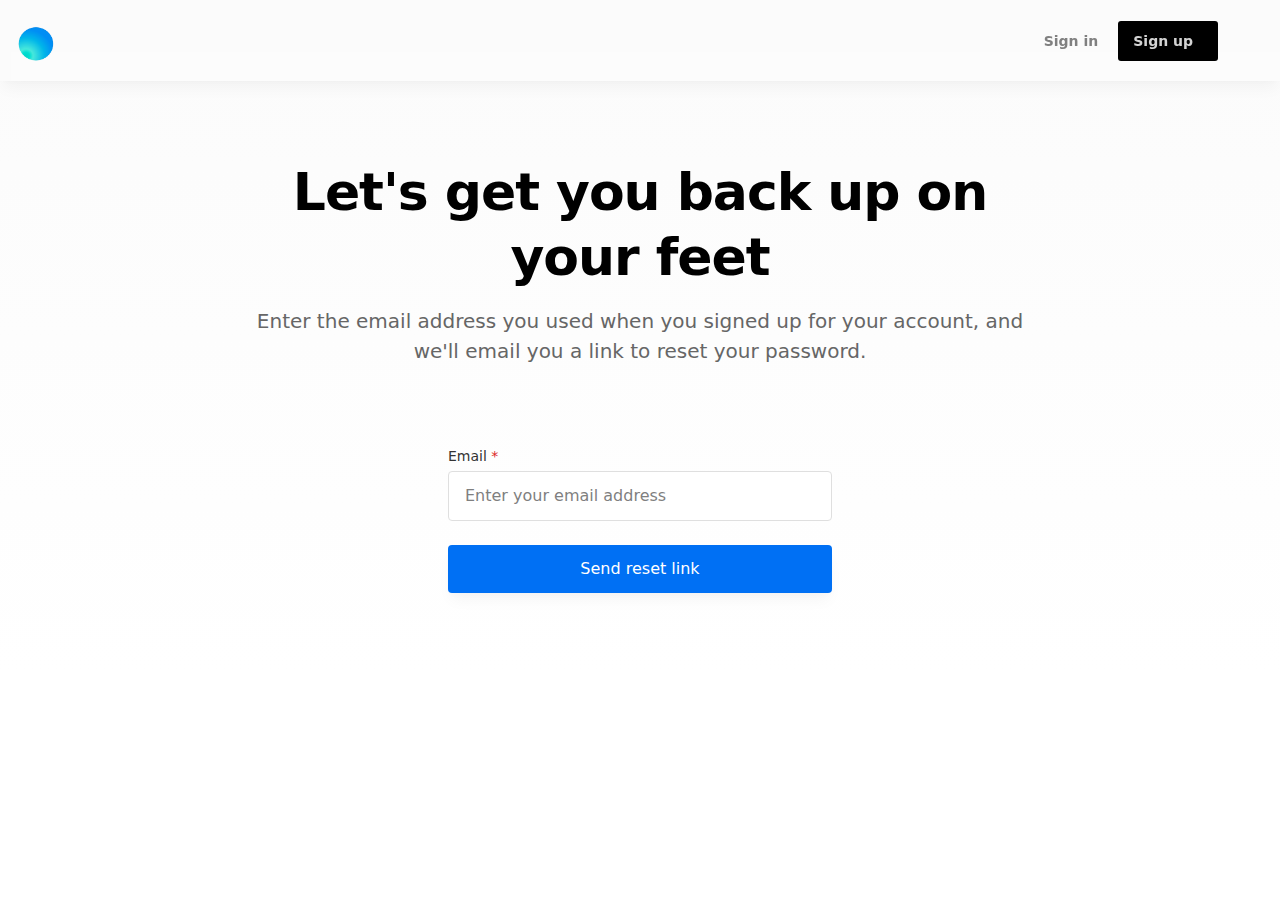
<file: reset.html>
<!DOCTYPE html>
<html lang="en">
<head>
    <meta charset="UTF-8">
    <meta name="viewport" content="width=device-width, initial-scale=1.0">
    <title>reset</title>
    <link rel="stylesheet" href="./style3.css">
    <link rel="stylesheet" href="https://cdnjs.cloudflare.com/ajax/libs/font-awesome/6.5.1/css/all.min.css"
	integrity="sha512-DTOQO9RWCH3ppGqcWaEA1BIZOC6xxalwEsw9c2QQeAIftl+Vegovlnee1c9QX4TctnWMn13TZye+giMm8e2LwA=="
	crossorigin="anonymous" referrerpolicy="no-referrer" />
</head>
<body>


    <nav class="navbar">

        <div class="criup">

            <div class="image">
                <img src="logo3.png">
            </div>

            <div class="buy">
                <a href="/sign-in.html" class="btn1">Sign in</a>
                <a href="/Untitled-1.html" class="btn2">Sign up
                    <i class="fa-solid fa-chevron-right"></i></a>

            </div>
            <div class="menu-toggle" onclick="toggleMenu()"><i class="fa-solid fa-bars fa-lg"></i></div>
            <nav id="menu">
                <ul>
                    <button class="btn5"><a href="/sign-in.html">Sign in</a></button>
                    <button class="btn6"><a href="/Untitled-1.html">Sign up
                            <i class="fa-solid fa-chevron-right"></i></a></button>
                </ul>
            </nav>

        </div>
    </nav>




    <main class="grow">
        <section class="bg-gradient-to-b from-gray-100 to-white">
            <div class="max-w-6xl mx-auto px-4 sm:px-6">
                <div class="pt-32 pb-12 md:pt-40 md:pb-20">
                    <div class="max-w-3xl mx-auto text-center pb-12 md:pb-20">
                        <h1 class="h1 mb-4">Let's get you back up on your feet

                        </h1>
                        <p class="text-xl text-gray-600">Enter the email address you used when you signed up for your account, and we'll email you a link to reset your password.

                        </p>
                    </div>
                    <div class="max-w-sm mx-auto">
                        <form>
                            <div class="flex flex-wrap -mx-3 mb-4">
                                <div class="w-full px-3">
                                    <label class="block text-gray-800 text-sm font-medium mb-1" for="email">Email 
                                        <span class="text-red-600">*

                                        </span>
                                    </label>
                                    <input id="email" class="form-input w-full text-gray-800" placeholder="Enter your email address" required="" type="email">
                                </div>
                            </div>
                            <div class="flex flex-wrap -mx-3 mt-6">
                                <div class="w-full px-3">
                                    <button class="btn text-white bg-blue-600 hover:bg-blue-700 w-full">Send reset link

                                    </button>
                                </div>
                            </div>
                        </form>
                    </div>
                </div>
            </div>
        </section>
    </main>
    <script>
        function toggleMenu() {
            var menu = document.getElementById('menu');
            menu.classList.toggle('active');
        }
    </script>
</body>
</html>
</file>
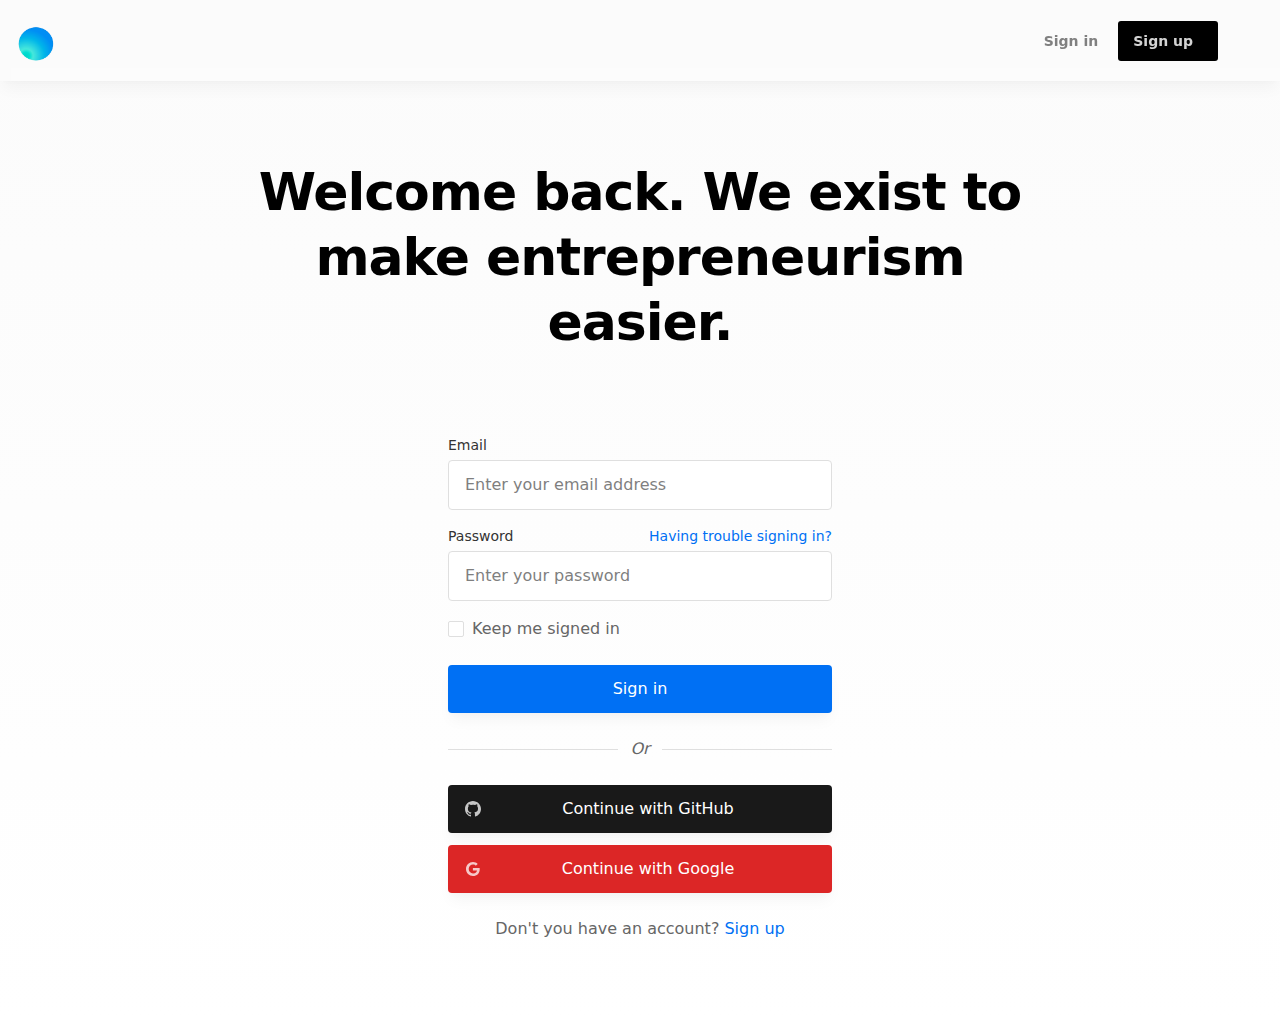
<file: sign-in.html>
<!DOCTYPE html>
<html lang="en">
<head>
    <meta charset="UTF-8">
    <meta name="viewport" content="width=device-width, initial-scale=1.0">
    <title>sign-in</title>
    <link rel="stylesheet" href="./style2.css">
    <link rel="stylesheet" href="https://cdnjs.cloudflare.com/ajax/libs/font-awesome/6.5.1/css/all.min.css"
	integrity="sha512-DTOQO9RWCH3ppGqcWaEA1BIZOC6xxalwEsw9c2QQeAIftl+Vegovlnee1c9QX4TctnWMn13TZye+giMm8e2LwA=="
	crossorigin="anonymous" referrerpolicy="no-referrer" />
</head>
<body>



    <nav class="navbar">

        <div class="criup">

            <div class="image">
                <img src="logo3.png">
            </div>

            <div class="buy">
                <a href="/sign-in.html" class="btn1">Sign in</a>
                <a href="/Untitled-1.html" class="btn2">Sign up
                    <i class="fa-solid fa-chevron-right"></i></a>

            </div>
            <div class="menu-toggle" onclick="toggleMenu()"><i class="fa-solid fa-bars fa-lg"></i></div>
            <nav id="menu">
                <ul>
                    <button class="btn5"><a href="/sign-in.html">Sign in</a></button>
                    <button class="btn6"><a href="/Untitled-1.html">Sign up
                            <i class="fa-solid fa-chevron-right"></i></a></button>
                </ul>
            </nav>

        </div>
    </nav>





    <main class="grow">
        <section class="bg-gradient-to-b from-gray-100 to-white">
            <div class="max-w-6xl mx-auto px-4 sm:px-6">
                <div class="pt-32 pb-12 md:pt-40 md:pb-20">
                    <div class="max-w-3xl mx-auto text-center pb-12 md:pb-20">
                        <h1 class="h1">Welcome back. We exist to make entrepreneurism easier.
                        </h1>
                    </div><div class="max-w-sm mx-auto">
                        <form>
                            <div class="flex flex-wrap -mx-3 mb-4">
                                <div class="w-full px-3">
                                    <label class="block text-gray-800 text-sm font-medium mb-1" for="email">Email</label>
                                    <input id="email" type="email" class="form-input w-full text-gray-800" placeholder="Enter your email address" required="">
                                </div>
                            </div>
                            <div class="flex flex-wrap -mx-3 mb-4">
                                <div class="w-full px-3">
                                    <div class="flex justify-between">
                                        <label class="block text-gray-800 text-sm font-medium mb-1" for="password">Password</label>
                                        <a class="text-sm font-medium text-blue-600 hover:underline" href="/reset.html">Having trouble signing in?</a>
                                    </div>
                                    <input id="password" type="password" class="form-input w-full text-gray-800" placeholder="Enter your password" required="">
                                </div>
                            </div>
                            <div class="flex flex-wrap -mx-3 mb-4">
                                <div class="w-full px-3">
                                    <div class="flex justify-between">
                                        <label class="flex items-center">
                                            <input type="checkbox" class="form-checkbox">
                                            <span class="text-gray-600 ml-2">Keep me signed in
                                            </span>
                                        </label>
                                    </div>
                                </div>
                            </div>
                            <div class="flex flex-wrap -mx-3 mt-6">
                                <div class="w-full px-3">
                                    <button class="btn text-white bg-blue-600 hover:bg-blue-700 w-full">Sign in</button>
                                </div>
                            </div>
                        </form>
                        <div class="flex items-center my-6">
                            <div class="border-t border-gray-300 grow mr-3" aria-hidden="true">
                            </div>
                            <div class="text-gray-600 italic">Or
                            </div>
                            <div class="border-t border-gray-300 grow ml-3" aria-hidden="true">
                            </div>
                        </div>
                        <form>
                            <div class="flex flex-wrap -mx-3 mb-3">
                                <div class="w-full px-3">
                                    <button class="btn px-0 text-white bg-gray-900 hover:bg-gray-800 w-full relative flex items-center">
                                        <svg class="w-4 h-4 fill-current text-white opacity-75 shrink-0 mx-4" viewBox="0 0 16 16" xmlns="http://www.w3.org/2000/svg">
                                            <path d="M7.95 0C3.578 0 0 3.578 0 7.95c0 3.479 2.286 6.46 5.466 7.553.397.1.497-.199.497-.397v-1.392c-2.187.497-2.683-.993-2.683-.993-.398-.895-.895-1.193-.895-1.193-.696-.497.1-.497.1-.497.795.1 1.192.795 1.192.795.696 1.292 1.888.895 2.286.696.1-.497.298-.895.497-1.093-1.79-.2-3.578-.895-3.578-3.975 0-.895.298-1.59.795-2.087-.1-.2-.397-.994.1-2.087 0 0 .695-.2 2.186.795a6.408 6.408 0 011.987-.299c.696 0 1.392.1 1.988.299 1.49-.994 2.186-.795 2.186-.795.398 1.093.199 1.888.1 2.087.496.596.795 1.291.795 2.087 0 3.08-1.889 3.677-3.677 3.875.298.398.596.895.596 1.59v2.187c0 .198.1.497.596.397C13.714 14.41 16 11.43 16 7.95 15.9 3.578 12.323 0 7.95 0z">

                                            </path>
                                        </svg>
                                        <span class="flex-auto pl-16 pr-8 -ml-16">Continue with GitHub

                                        </span>
                                    </button>
                                </div>
                            </div>
                            <div class="flex flex-wrap -mx-3">
                                <div class="w-full px-3">
                                    <button class="btn px-0 text-white bg-red-600 hover:bg-red-700 w-full relative flex items-center">
                                        <svg class="w-4 h-4 fill-current text-white opacity-75 shrink-0 mx-4" viewBox="0 0 16 16" xmlns="http://www.w3.org/2000/svg">
                                            <path d="M7.9 7v2.4H12c-.2 1-1.2 3-4 3-2.4 0-4.3-2-4.3-4.4 0-2.4 2-4.4 4.3-4.4 1.4 0 2.3.6 2.8 1.1l1.9-1.8C11.5 1.7 9.9 1 8 1 4.1 1 1 4.1 1 8s3.1 7 7 7c4 0 6.7-2.8 6.7-6.8 0-.5 0-.8-.1-1.2H7.9z">

                                            </path>
                                        </svg>
                                        <span class="flex-auto pl-16 pr-8 -ml-16">Continue with Google

                                        </span>
                                    </button>
                                </div>
                            </div>
                        </form>
                        <div class="text-gray-600 text-center mt-6">Don't you have an account? 
                            <a class="text-blue-600 hover:underline transition duration-150 ease-in-out" href="/Untitled-1.html">Sign up

                            </a>
                        </div>
                    </div>
                </div>
            </div>
        </section>
    </main>
    <script>
        function toggleMenu() {
            var menu = document.getElementById('menu');
            menu.classList.toggle('active');
        }
    </script>
</body>
</html>
</file>
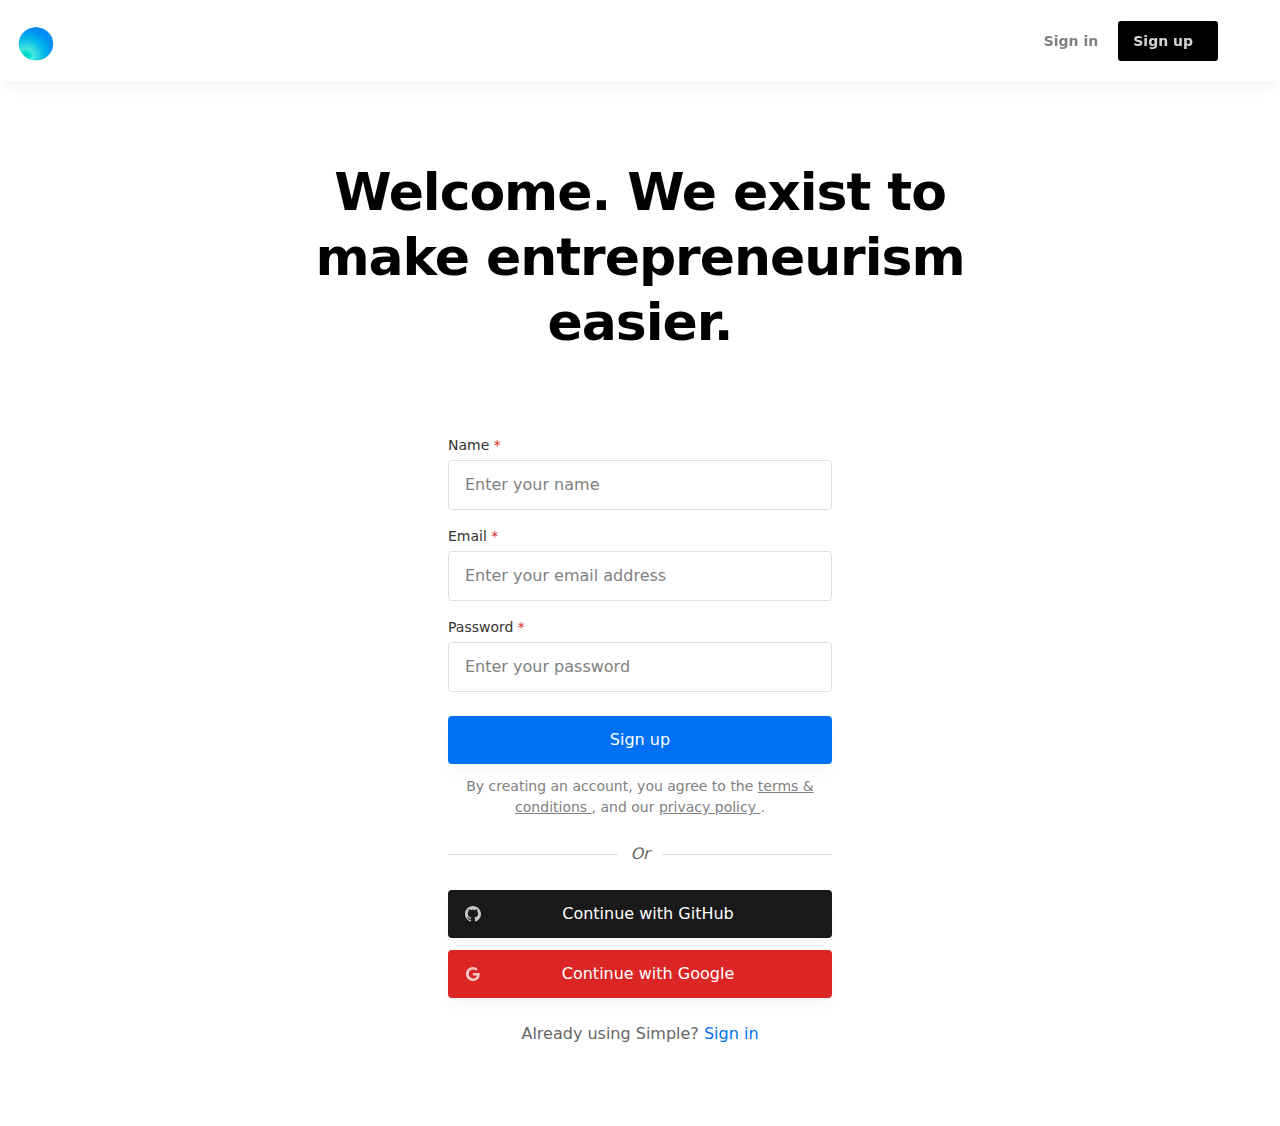
<file: Untitled-1.html>
<!DOCTYPE html>
<html lang="en">
<head>
    <meta charset="UTF-8">
    <meta name="viewport" content="width=device-width, initial-scale=1.0">
    <title>sign-up</title>
    <link rel="stylesheet" href="./hello.css">
    <link rel="stylesheet" href="https://cdnjs.cloudflare.com/ajax/libs/font-awesome/6.5.1/css/all.min.css"
	integrity="sha512-DTOQO9RWCH3ppGqcWaEA1BIZOC6xxalwEsw9c2QQeAIftl+Vegovlnee1c9QX4TctnWMn13TZye+giMm8e2LwA=="
	crossorigin="anonymous" referrerpolicy="no-referrer" />
</head>
<body>

    <nav class="navbar">

        <div class="criup">

            <div class="image">
                <img src="logo3.png">
            </div>

            <div class="buy">
                <a href="/sign-in.html" class="btn1">Sign in</a>
                <a href="/Untitled-1.html" class="btn2">Sign up
                    <i class="fa-solid fa-chevron-right"></i></a>

            </div>
            <div class="menu-toggle" onclick="toggleMenu()"><i class="fa-solid fa-bars fa-lg"></i></div>
            <nav id="menu">
                <ul>
                    <button class="btn5"><a href="/sign-in.html">Sign in</a></button>
                    <button class="btn6"><a href="/Untitled-1.html">Sign up
                            <i class="fa-solid fa-chevron-right"></i></a></button>
                </ul>
            </nav>

        </div>
    </nav>



    <div class="pt-32 pb-12 md:pt-40 md:pb-20">
        <div class="max-w-3xl mx-auto text-center pb-12 md:pb-20">
            <h1 class="h1">Welcome. We exist to make entrepreneurism easier.</h1>
        </div>
        <div class="max-w-sm mx-auto">
            <form>
                <div class="flex flex-wrap -mx-3 mb-4">
                    <div class="w-full px-3">
                        <label class="block text-gray-800 text-sm font-medium mb-1" for="name">Name <span class="text-red-600">*</span>
                        </label>
                        <input id="name" class="form-input w-full text-gray-800" placeholder="Enter your name" required="" type="text">
                    </div>
                </div>
                <div class="flex flex-wrap -mx-3 mb-4">
                    <div class="w-full px-3">
                        <label class="block text-gray-800 text-sm font-medium mb-1" for="email">Email <span class="text-red-600">*</span>
                        </label>
                        <input id="email" class="form-input w-full text-gray-800" placeholder="Enter your email address" required="" type="email">
                    </div>
                </div>
                <div class="flex flex-wrap -mx-3 mb-4">
                    <div class="w-full px-3">
                        <label class="block text-gray-800 text-sm font-medium mb-1" for="password">Password 
                            <span class="text-red-600">*
                            </span>
                        </label>
                        <input id="password" class="form-input w-full text-gray-800" placeholder="Enter your password" required="" type="password">
                    </div>
                </div>
                <div class="flex flex-wrap -mx-3 mt-6">
                    <div class="w-full px-3">
                        <button class="btn text-white bg-blue-600 hover:bg-blue-700 w-full">Sign up
                        </button>
                    </div>
                </div>
                <div class="text-sm text-gray-500 text-center mt-3">By creating an account, you agree to the 
                    <a class="underline" href="#0">terms &amp; conditions
                    </a>, and our 
                    <a class="underline" href="#0">privacy policy
                    </a>.
                </div>
            </form>
            <div class="flex items-center my-6">
                <div class="border-t border-gray-300 grow mr-3" aria-hidden="true">
                </div>
                <div class="text-gray-600 italic">Or
                </div>
                <div class="border-t border-gray-300 grow ml-3" aria-hidden="true">
                </div>
            </div>
            
            <form>
                <div class="flex flex-wrap -mx-3 mb-3">
                    <div class="w-full px-3">
                        <button class="btn px-0 text-white bg-gray-900 hover:bg-gray-800 w-full relative flex items-center">
                            <svg class="w-4 h-4 fill-current text-white opacity-75 shrink-0 mx-4" viewBox="0 0 16 16" xmlns="http://www.w3.org/2000/svg">
                                <path d="M7.95 0C3.578 0 0 3.578 0 7.95c0 3.479 2.286 6.46 5.466 7.553.397.1.497-.199.497-.397v-1.392c-2.187.497-2.683-.993-2.683-.993-.398-.895-.895-1.193-.895-1.193-.696-.497.1-.497.1-.497.795.1 1.192.795 1.192.795.696 1.292 1.888.895 2.286.696.1-.497.298-.895.497-1.093-1.79-.2-3.578-.895-3.578-3.975 0-.895.298-1.59.795-2.087-.1-.2-.397-.994.1-2.087 0 0 .695-.2 2.186.795a6.408 6.408 0 011.987-.299c.696 0 1.392.1 1.988.299 1.49-.994 2.186-.795 2.186-.795.398 1.093.199 1.888.1 2.087.496.596.795 1.291.795 2.087 0 3.08-1.889 3.677-3.677 3.875.298.398.596.895.596 1.59v2.187c0 .198.1.497.596.397C13.714 14.41 16 11.43 16 7.95 15.9 3.578 12.323 0 7.95 0z">

                                </path>
                            </svg>
                            <span class="flex-auto pl-16 pr-8 -ml-16">Continue with GitHub

                            </span>
                        </button>
                    </div>
                </div>
                <div class="flex flex-wrap -mx-3">
                    <div class="w-full px-3">
                        <button class="btn px-0 text-white bg-red-600 hover:bg-red-700 w-full relative flex items-center">
                            <svg class="w-4 h-4 fill-current text-white opacity-75 shrink-0 mx-4" viewBox="0 0 16 16" xmlns="http://www.w3.org/2000/svg">
                                <path d="M7.9 7v2.4H12c-.2 1-1.2 3-4 3-2.4 0-4.3-2-4.3-4.4 0-2.4 2-4.4 4.3-4.4 1.4 0 2.3.6 2.8 1.1l1.9-1.8C11.5 1.7 9.9 1 8 1 4.1 1 1 4.1 1 8s3.1 7 7 7c4 0 6.7-2.8 6.7-6.8 0-.5 0-.8-.1-1.2H7.9z">

                                </path>
                            </svg>
                            <span class="flex-auto pl-16 pr-8 -ml-16">Continue with Google

                            </span>
                        </button>
                    </div>
                </div>
            </form>
            <div class="text-gray-600 text-center mt-6">Already using Simple? 
                <a class="text-blue-600 hover:underline transition duration-150 ease-in-out" href="/sign-in.html">Sign in

                </a>
            </div>
        </div>
    </div>
</body>
<script>
	function toggleMenu() {
		var menu = document.getElementById('menu');
		menu.classList.toggle('active');
	}
</script>
</html>
</file>
<file: style.css.css>
*
    {
      margin: 0;
      padding: 0;
      box-sizing: border-box;
      scroll-behavior: smooth;
      font-family: ui-sans-serif,system-ui,-apple-system,BlinkMacSystemFont,Segoe UI,Roboto,Helvetica Neue,Arial,Noto Sans,sans-serif,Apple Color Emoji,Segoe UI Emoji,Segoe UI Symbol,Noto Color Emoji;
    }
    .container
    {
      width: 100%;
      overflow: hidden;
    }
    .navbar
    {
      width: 100%;
      position: fixed;
      top: 0;
      z-index: 10000;    
    }
    .criup
    {
      height: 81px;
      width: 100%;
      position: fixed;
      top: 0;
      z-index: 10000;
      backdrop-filter: blur(5px);
      display: flex;
      align-items: center;
      justify-content: space-around;
      box-shadow: 0 10px 15px -3px rgba(0, 0, 0, .04), 0 4px 6px -2px rgba(0, 0, 0, .02);
    }
    .criup img
    {
      height: 45px;
      width: 50px;
      border-radius: 50%;
      margin-top: 8px;
    }
    .image
    {
      width: 45%;
      left: 0;
      text-align: left;
    }
    .menu-toggle
    {
      visibility: hidden;
    }
    .menubar
    {
      height: 80px;
      width: 100%;
    }
    .buy
    {
      width: 50%;
      text-align: right;
    }
    .btn1
    {
      margin-right: 15px;
      border: 0;
      color: gray;
      font-weight: 600;
      font-size: 14px;
      margin-bottom: 50px;
      background-color: transparent;
    }
    .btn2
    {
      padding: 12px 15px;
      margin-right: 30px;
      background-color: black;
      color: lightgray;
      border: 0;
      font-weight: 600;
      font-size: 14px;
      border-radius: 3px;
    }
    .btn2 i
    {
      margin-left: 10px;
      background-color: transparent;
    }




    .content1
    {
      text-align: center;
      height: 450px;
      margin-top: 50px;
    }

    .content1 h1
    {
      font-size: 88px;
      margin-top: 70px;
      font-weight: 900;
    }
    .content1 p
    {
      font-size: 22px;
      margin-bottom: 10px;
      color: gray;
    }
    .content1 .btn3
    {
      padding: 15px 35px;
      margin-right: 13px;
      background-color: #6366F1;
      color: #fff;
      border: 0;
      font-weight: 600;
      font-size: 16px;
      border-radius: 3px;
    }
    .content1 .btn4
    {
      padding: 15px 35px;
      background-color: black;
      color: #fff;
      border: 0;
      font-weight: 600;
      font-size: 16px;
      border-radius: 3px;
    }
    .content1 span
    {
      font-size: 88px;
      font-weight: 900;
    }


    .deff
    {
      display: flex;
      align-items: center;
      justify-content: center;
      overflow: hidden;
      height: auto;
      width: 100%;
      margin-top: 50px;
      margin-bottom: 0;
    }

    .deff .svg1
    {
      height: 100%;
      width: 15%;
    }
    .svg1 img{
      border-radius: 50%;
      margin-left: -50px;
      height: 100px;
      width: 100px;
      margin-top: 250px;
      position: absolute;
    }
    .svg3 img{
      border-radius: 50%;
      height: 250px;
      width: 250px;
      margin-left: 50px;
      position: absolute;
    }
    
    .deff .svg2 img
    {
      height: 100%;
      width: 100%;
      margin-bottom: 0;
      padding-bottom: 0;
      bottom: 0;
    }
    .deff .svg3
    {
      height: 100%;
      width: 15%;
      position: relative;
      overflow: hidden;
      border: 1px solid black;
    }
    

    .video
    {
      height:auto;
      width: 100%;
      text-align: center;
      margin-top: -20px;
      padding-top: 15px;
      background-color: transparent;
    }
    .video a
    {
      
      color: gray;
      background-color: #fff;
      text-decoration: none;
      padding: 1rem;
      margin-bottom: 20px;
      font-weight: 500;
      border-radius: 9999px;
      margin-bottom: 20px;
      box-shadow: 0 2px 5px rgba(0, 0, 0, 0.1);
    }


    .video-container {
        display: none;
    }

    #video-toggle:target + .video-container {
        display: block;
    }

    .video .video-conteiner video {
        margin-bottom: 300px;
        background-color: black;
        display: block;
    }
    
    .btn5 {
    display: inline-block;
    padding: 10px 0px;
    width: 100%;
    border: 0;
    font-weight: 600;
    font-size: 16px;
    background-color: transparent;
}
.btn6 {
    display: inline-block;
    padding: 10px 0px;
    width: 100%;
    background-color: black;
    color: gray;
    border: 0;
    font-weight: 600;
    font-size: 16px;
    border-radius: 3px;
    margin-bottom: -1000px;
}
.btn6 a{
  background-color: transparent;
  color: gray;
}
.btn5 a{
  background-color: transparent;
  color: gray;
}
.btn6 a i
{
  background-color: transparent;
}

nav a {
    color: #fff;
    text-decoration: none;
}

.expo
{
  text-align: center;
}
.expo h1
{
  font-size: 42px;
  margin-top: 100px;
}

#menu {
    display: none;
}
    
    




    @media (max-width: 768px)

    {
      .menu-toggle
      {
        visibility: visible;
      }
      .buy
      {
        visibility: hidden;
      }
      .content1 h1
      {
        font-size: 52px;
      }
      .content1 span
      {
        font-size: 52px;
      }
      .content1 p
      {
        font-size: 1.25rem;
      }
      .content1
      {
        flex-direction: column;
        display: flex;
        align-items: center;
        justify-content: space-around;
      }
      .btn3 , .btn4
      {
        width: 50%;
        margin-top: 25px;
      }
      .btn4
      {
        width: 50%;
        margin-right: 17px;
        margin-top: 25px;
      }
      .deff
      {
        margin-top: 100px;
      }
      .total
      {
        display: flex;
        flex-wrap: wrap;
        flex-direction: column;
      }
      .svg1 , .svg3
      {
        visibility: hidden;
      }
      .deff{
        overflow: 0;
      }
      
    }









@media screen and (max-width: 768px) {
    .menu-toggle {
        display: inline-block;
        z-index: 999;
        margin-right: 30px;
    }

    #menu {
        display: none; 
        position: absolute;
        text-align: center;
        margin-top: 700px;
        height: 780px;
        width: 100%;
        padding: 10px 0;
    }

    #menu.active {
        display: block;
    }

    .btn5 ,.btn6 {
        text-align: center;
    }

    .btn5 ,.btn6 {
        display: block;
        margin: 10px 0;
    }
    .circle
    {
      visibility: hidden;
    }
    .total .product-description {
      width: auto;
      height: auto;
    }
    .total .products
    {
      width: 380px;
      height: auto;
    }
    .total
    {
      width: 200px;
    }
  
    .total .header
    {
      height: auto;
      width: auto;
    }
    
}

@media screen and (max-width: 400px)
{
  
  .total .product-description {
    width: auto;
    height: auto;
  }
  .total .products
  {
    width: 350px;
    height: auto;
  }
  .total
  {
    width: 200px;
  }

  .total .header
  {
    height: auto;
    width: auto;
  }
  .total .photo img
  {
    height: auto;
    width: 350px;
  }
}



.zero {
  padding: 20px;
  text-align: center;
  margin-top: 50px;
}
.zero h1 {
  font-size: 3em;
  color: #111;
}

.zero p {
  font-size: 1.5em;
  color: #666;
}


*{
   font-family: Arial, sans-serif;
   margin: 0;
   padding: 0;
   background-color: #fafafa;
}
.total
{
    display: flex;
    flex-wrap: wrap;
    height: auto;
    width: 100%;
    margin-top: 80px;
}

.header {
   color: #111;
   padding: 20px;
   height: 125px;
   width: 500px;
}


.products {
   display: flex;
   align-items: center;
   justify-content: center;
   text-decoration: none;
   font-size: 18px;
   color: black;
   height: 90px;
   width: 500px;
   flex-wrap: wrap;
   background-color: transparent;
   margin: 20px;
   padding: 20px;
   border-radius: 5px;
   box-shadow: 0 2px 5px rgba(0, 0, 0, 0.1);
}
.products:focus
{
    background-color: gray;
}

.product-image {
  width: 20px;
  height: 20px;
  display: flex;
  align-items: center;
  justify-content: center;
  text-align: center;
  border-radius: 50%;
  padding: 7px;
  box-shadow: 0 2px 5px rgba(0, 0, 0, 0.1);
  margin-right: 20px;
}
.products h2 , p
{
  background-color: transparent;
}

.product-description {
   flex: 1;
   margin-top: -20px;
   background-color: transparent;
}
.photo{
  text-align: center;
}
.photo img
{
    height: auto;
    width: 375px;
    margin: 20px;
}




.hero {
   padding: 20px;
   text-align: center;
   margin-bottom: 200px;
}

.hero h1 {
   font-size: 3em;
   color: #111;
}

.hero p {
   font-size: 1.5em;
   color: #666;
}

.product-grid {
   display: flex;
   flex-wrap: wrap;
   justify-content: center;
   row-gap: 20px;
   column-gap: 25px;
   padding: 20px;
   background-color: #111;
   color: #fff;
}

.product {
   height: 180px;
   width: 300px;
   box-shadow: 0 4px 8px 0 rgba(0, 0, 0, 0.2), 0 6px 20px 0 rgba(0, 0, 0, 0.19);
   margin-top: -150px;
   margin-bottom: 50px;
   padding: 20px;
   text-align: center;
   border-radius: 5px;
}
.product:nth-child(1)
{
    margin-bottom: 180px;
}
.product:nth-child(2)
{
    margin-bottom: 180px;
}
.product:nth-child(3)
{
    margin-bottom: 180px;
}
.product:nth-child(4)
{
    margin-bottom: 180px;
}
.product:nth-child(5)
{
    margin-bottom: 180px;
}
.product:nth-child(6)
{
    margin-bottom: 80px;
}

.product h2 {
   font-size: 1.5em;
   color: #111;
}

.product p {
   font-size: 1.2em;
   color: #666;
}

.product img {
   width: 60px;
   height: 60px;
}




.text
{
  width: 100%;
  height: auto;
  text-align: center;
  font-size: 20px;
  position: relative;
}
.text h1
{
  font-size: 42px;
  margin-top: 50px;
  margin-top: 50px;
  font-weight: 800;
}




.social
{
  display: flex;
  position: relative;
  align-items: center;
  flex-wrap: wrap;
  justify-content: center;
  margin-bottom: 50px;
}
.social svg
{
  margin: 0 45px;
  fill: gray;
  
}




.rev
{
  display: flex;
  align-items: center;
  justify-content: center;
  height: 400px;
  position: relative;
}
.view
{
  height: auto;
  width: 70%;
  text-align: center;
  font-size: 20px;
  border: 2px solid lightgray;
  border-radius: 5px;
}
.view svg
{
  height: 50px;
  width: 50px;
  margin-top: -50px;
  margin-left: 75px;
  position: absolute;
  fill: #0072f3;
  background-color: transparent;
  z-index: 1;
}
.text-blue-500
{
  color: rgb(51, 140, 245);
}
.fill-current
{
  fill: currentColor;
}
.view h4
{
  margin-top: 20px;
  margin-bottom: 50px;
}
.view p
{
  margin-top: 20px;
}
.view a
{
  color: blue;
  text-decoration: none;
}
.view img
{
  height: 100px;
  width: 100px;
  margin-top: -50px;
  border-radius: 50%;
  z-index: 2;
}




.footup
{
  display: flex;
  align-items: center;
  justify-content: center;
  margin-bottom: 80px;
}
.up
{
  display: flex;
  justify-content: space-between;
  background-color: #191919;
  border-radius: 3px;
  color: gray;
  height: auto;
  width: 95%;
}
.footup .down
{
  text-align: left;
  margin-top: 60px;
  margin-left: 60px;
  
}
.down input
{
  background-color: rgba(51, 51, 51, 1);
  margin-top: 10px;
  margin-bottom: 10px;
  padding: 12px 50px;
  color: #fff;
  border: 1px solid rgba(51, 51, 51, 255);
  border-radius: 2px;
}
.down p , span
{
  background-color: transparent;
}
.down
{
  background-color: #191919;
}
.down h1
{
  margin-bottom: 10px;
  background-color: transparent;
  font-size: 32px;
  color: #fff;
}
.down button
{
  padding: 13px 35px;
  background-color: #0072f3;
  color: #fff;
  border: 0;
  border-radius: 3px;
  cursor: pointer;
}
.footup .circle
{
  height: auto;
  width: 400px;
  background-image: url(up.png);
  background-size: cover;
  background-repeat: no-repeat;
  position: relative;
}



.footer
{
  display: flex;
  flex-wrap: wrap;
  padding-top: 50px;
}

.foot1
{
  height: auto;
  width: 250px;
}
.foot1 img
{
  height: 45px;
  width: 50px;
  border-radius: 50%;
}
.foot1 p a
{
  color: black;
}
.footer p
{
  margin: 20px;
  color: black;
}
.footer .foot2 span
{
  padding: 8px;
}
.foot2
{
  display: flex;
  flex-direction: column;
  flex-wrap: wrap;
  color: gray;
  column-gap: 50px;
  text-align: left;
  width: 190px;
  height: auto;
}
.foot5
{
  height: auto;
}
.foot5 span
{
  margin-top: 20px;
  color: gray;
}
.foot5 input
{
  padding-top: .5rem;
  padding-bottom: .5rem;
  border: 2px solid lightgray;
  border-radius: 5px;
  margin-top: 10px;
}

.Policy
{
  display: flex;
  align-items: center;
  justify-content: space-between;
  color: gray;
  margin-bottom: 0;
  width: 100%;
  height: 80px;
  border: 1 px solid black;
}
.Policy h4
{
  margin-left: 30px;
}
.Policy div i
{
  padding: 7px;
  box-shadow: 2px 2px 1.5px lightgray;
  margin-right: 20px;
  border-radius: 50%;
}
</file>
<file: style3.css>
/*
! tailwindcss v3.3.6 | MIT License | https://tailwindcss.com
*/
*,:after,:before {
    box-sizing: border-box;
    border: 0 solid #eaeaea
}

:after,:before {
    --tw-content: ""
}

html {
    line-height: 1.5;
    -webkit-text-size-adjust: 100%;
    -moz-tab-size: 4;
    -o-tab-size: 4;
    tab-size: 4;
    font-family: ui-sans-serif,system-ui,-apple-system,BlinkMacSystemFont,Segoe UI,Roboto,Helvetica Neue,Arial,Noto Sans,sans-serif,Apple Color Emoji,Segoe UI Emoji,Segoe UI Symbol,Noto Color Emoji;
    font-feature-settings: normal;
    font-variation-settings: normal
}

body {
    margin: 0;
    line-height: inherit
}






.navbar
    {
      width: 100%;
      position: fixed;
      top: 0;
      z-index: 10000;    
    }
    .criup
    {
      height: 81px;
      width: 100%;
      position: fixed;
      top: 0;
      z-index: 10000;
      backdrop-filter: blur(5px);
      display: flex;
      align-items: center;
      justify-content: space-around;
      box-shadow: 0 10px 15px -3px rgba(0, 0, 0, .04), 0 4px 6px -2px rgba(0, 0, 0, .02);
    }
    .criup img
    {
      height: 45px;
      width: 50px;
      border-radius: 50%;
      margin-top: 8px;
    }
    .image
    {
      width: 45%;
      left: 0;
      text-align: left;
    }
    .menu-toggle
    {
      visibility: hidden;
    }
    .menubar
    {
      height: 80px;
      width: 100%;
    }
    .buy
    {
      width: 50%;
      text-align: right;
    }
    .btn1
    {
      margin-right: 15px;
      border: 0;
      color: gray;
      font-weight: 600;
      font-size: 14px;
      margin-bottom: 50px;
      background-color: transparent;
    }
    .btn2
    {
      padding: 12px 15px;
      margin-right: 30px;
      background-color: black;
      color: lightgray;
      border: 0;
      font-weight: 600;
      font-size: 14px;
      border-radius: 3px;
    }
    .btn2 i
    {
      margin-left: 10px;
      background-color: transparent;
    }



    .btn5 {
        display: inline-block;
        padding: 10px 0px;
        width: 100%;
        border: 0;
        font-weight: 600;
        font-size: 16px;
        background-color: transparent;
    }
    .btn6 {
        display: inline-block;
        padding: 10px 0px;
        width: 100%;
        background-color: black;
        color: gray;
        border: 0;
        font-weight: 600;
        font-size: 16px;
        border-radius: 3px;
        margin-bottom: -1000px;
    }
    .btn6 a{
      background-color: transparent;
      color: gray;
    }
    .btn5 a{
      background-color: transparent;
      color: gray;
    }
    .btn6 a i
    {
      background-color: transparent;
    }
    
    nav a {
        color: #fff;
        text-decoration: none;
    }
    
    .expo
    {
      text-align: center;
    }
    .expo h1
    {
      font-size: 42px;
      margin-top: 100px;
    }
    
    #menu {
        display: none;
    }

    .menu-toggle
    {
        visibility: hidden;
    }
       
    
    @media screen and (max-width: 768px) {
        .menu-toggle {
            display: inline-block;
            visibility: visible;
            color: black;
            z-index: 999;
            margin-right: 30px;
        }
        #menu.active {
            display: block;
        }
    
        #menu {
            display: none; 
            position: absolute;
            text-align: center;
            background-color: #fff;
            margin-top: 700px;
            height: 780px;
            width: 100%;
            padding: 10px 0;
        }
        
            .menu-toggle
            {
                visibility: visible;
            }
            .buy
            {
                visibility: hidden;
            }
           
       
    
        .btn5 ,.btn6 {
            text-align: center;
        }
    
        .btn5 ,.btn6 {
            display: block;
            margin: 10px 0;
        }
    }


hr {
    height: 0;
    color: inherit;
    border-top-width: 1px
}

abbr:where([title]) {
    -webkit-text-decoration: underline dotted;
    text-decoration: underline dotted
}

h1,h2,h3,h4,h5,h6 {
    font-size: inherit;
    font-weight: inherit
}

a {
    color: inherit;
    text-decoration: inherit
}

b,strong {
    font-weight: bolder
}

code,kbd,pre,samp {
    font-family: ui-monospace,SFMono-Regular,Menlo,Monaco,Consolas,Liberation Mono,Courier New,monospace;
    font-feature-settings: normal;
    font-variation-settings: normal;
    font-size: 1em
}

small {
    font-size: 80%
}

sub,sup {
    font-size: 75%;
    line-height: 0;
    position: relative;
    vertical-align: baseline
}

sub {
    bottom: -.25em
}

sup {
    top: -.5em
}

table {
    text-indent: 0;
    border-color: inherit;
    border-collapse: collapse
}

button,input,optgroup,select,textarea {
    font-family: inherit;
    font-feature-settings: inherit;
    font-variation-settings: inherit;
    font-size: 100%;
    font-weight: inherit;
    line-height: inherit;
    color: inherit;
    margin: 0;
    padding: 0
}

button,select {
    text-transform: none
}

[type=button],[type=reset],[type=submit],button {
    background-color: transparent;
    background-image: none
}

:-moz-focusring {
    outline: auto
}

:-moz-ui-invalid {
    box-shadow: none
}

progress {
    vertical-align: baseline
}

::-webkit-inner-spin-button,::-webkit-outer-spin-button {
    height: auto
}

[type=search] {
    outline-offset: -2px
}

::-webkit-search-decoration {
    -webkit-appearance: none
}

::-webkit-file-upload-button {
    -webkit-appearance: button;
    font: inherit
}

summary {
    display: list-item
}

blockquote,dd,dl,figure,h1,h2,h3,h4,h5,h6,hr,p,pre {
    margin: 0
}

fieldset {
    margin: 0
}

fieldset,legend {
    padding: 0
}

menu,ol,ul {
    list-style: none;
    margin: 0;
    padding: 0
}

dialog {
    padding: 0
}

textarea {
    resize: vertical
}

input::-moz-placeholder,textarea::-moz-placeholder {
    color: #999
}

input::placeholder,textarea::placeholder {
    color: #999
}

[role=button],button {
    cursor: pointer
}

:disabled {
    cursor: default
}

audio,canvas,embed,iframe,img,object,svg,video {
    display: block;
}

img,video {
    max-width: 100%;
    height: auto
}

[hidden] {
    display: none
}

[multiple],[type=date],[type=datetime-local],[type=email],[type=month],[type=number],[type=password],[type=search],[type=tel],[type=text],[type=time],[type=url],[type=week],input:where(:not([type])),select,textarea {
    -webkit-appearance: none;
    -moz-appearance: none;
    appearance: none;
    background-color: #fff;
    border-color: #7f7f7f;
    border-width: 1px;
    border-radius: 0;
    padding: .5rem .75rem;
    font-size: 1rem;
    line-height: 1.5rem;
    --tw-shadow: 0 0 #0000
}

[multiple]:focus,[type=date]:focus,[type=datetime-local]:focus,[type=email]:focus,[type=month]:focus,[type=number]:focus,[type=password]:focus,[type=search]:focus,[type=tel]:focus,[type=text]:focus,[type=time]:focus,[type=url]:focus,[type=week]:focus,input:where(:not([type])):focus,select:focus,textarea:focus {
    outline: 2px solid transparent;
    outline-offset: 2px;
    --tw-ring-inset: var(--tw-empty,/*!*/ /*!*/);
    --tw-ring-offset-width: 0px;
    --tw-ring-offset-color: #fff;
    --tw-ring-color: #0070f4;
    --tw-ring-offset-shadow: var(--tw-ring-inset) 0 0 0 var(--tw-ring-offset-width) var(--tw-ring-offset-color);
    --tw-ring-shadow: var(--tw-ring-inset) 0 0 0 calc(1px + var(--tw-ring-offset-width)) var(--tw-ring-color);
    box-shadow: var(--tw-ring-offset-shadow),var(--tw-ring-shadow),var(--tw-shadow);
    border-color: #0070f4
}

input::-moz-placeholder,textarea::-moz-placeholder {
    color: #7f7f7f;
    opacity: 1
}

input::placeholder,textarea::placeholder {
    color: #7f7f7f;
    opacity: 1
}

::-webkit-datetime-edit-fields-wrapper {
    padding: 0
}

::-webkit-date-and-time-value {
    min-height: 1.5em;
    text-align: inherit
}

::-webkit-datetime-edit {
    display: inline-flex
}

::-webkit-datetime-edit,::-webkit-datetime-edit-day-field,::-webkit-datetime-edit-hour-field,::-webkit-datetime-edit-meridiem-field,::-webkit-datetime-edit-millisecond-field,::-webkit-datetime-edit-minute-field,::-webkit-datetime-edit-month-field,::-webkit-datetime-edit-second-field,::-webkit-datetime-edit-year-field {
    padding-top: 0;
    padding-bottom: 0
}

select {
    background-image: url("data:image/svg+xml,%3csvg xmlns='http://www.w3.org/2000/svg' fill='none' viewBox='0 0 20 20'%3e%3cpath stroke='%237F7F7F' stroke-linecap='round' stroke-linejoin='round' stroke-width='1.5' d='M6 8l4 4 4-4'/%3e%3c/svg%3e");
    background-position: right .5rem center;
    background-repeat: no-repeat;
    background-size: 1.5em 1.5em;
    padding-right: 2.5rem;
    -webkit-print-color-adjust: exact;
    print-color-adjust: exact
}

[multiple],[size]:where(select:not([size="1"])) {
    background-image: none;
    background-position: 0 0;
    background-repeat: unset;
    background-size: initial;
    padding-right: .75rem;
    -webkit-print-color-adjust: unset;
    print-color-adjust: unset
}

[type=checkbox],[type=radio] {
    -webkit-appearance: none;
    -moz-appearance: none;
    appearance: none;
    padding: 0;
    -webkit-print-color-adjust: exact;
    print-color-adjust: exact;
    display: inline-block;
    vertical-align: middle;
    background-origin: border-box;
    -webkit-user-select: none;
    -moz-user-select: none;
    user-select: none;
    flex-shrink: 0;
    height: 1rem;
    width: 1rem;
    color: #0070f4;
    background-color: #fff;
    border-color: #7f7f7f;
    border-width: 1px;
    --tw-shadow: 0 0 #0000
}

[type=checkbox] {
    border-radius: 0
}

[type=radio] {
    border-radius: 100%
}

[type=checkbox]:focus,[type=radio]:focus {
    outline: 2px solid transparent;
    outline-offset: 2px;
    --tw-ring-inset: var(--tw-empty,/*!*/ /*!*/);
    --tw-ring-offset-width: 2px;
    --tw-ring-offset-color: #fff;
    --tw-ring-color: #0070f4;
    --tw-ring-offset-shadow: var(--tw-ring-inset) 0 0 0 var(--tw-ring-offset-width) var(--tw-ring-offset-color);
    --tw-ring-shadow: var(--tw-ring-inset) 0 0 0 calc(2px + var(--tw-ring-offset-width)) var(--tw-ring-color);
    box-shadow: var(--tw-ring-offset-shadow),var(--tw-ring-shadow),var(--tw-shadow)
}

[type=checkbox]:checked,[type=radio]:checked {
    border-color: transparent;
    background-color: currentColor;
    background-size: 100% 100%;
    background-position: 50%;
    background-repeat: no-repeat
}

[type=checkbox]:checked {
    background-image: url("data:image/svg+xml,%3csvg viewBox='0 0 16 16' fill='white' xmlns='http://www.w3.org/2000/svg'%3e%3cpath d='M12.207 4.793a1 1 0 010 1.414l-5 5a1 1 0 01-1.414 0l-2-2a1 1 0 011.414-1.414L6.5 9.086l4.293-4.293a1 1 0 011.414 0z'/%3e%3c/svg%3e")
}

@media (forced-colors:active) {
    [type=checkbox]:checked {
        -webkit-appearance: auto;
        -moz-appearance: auto;
        appearance: auto
    }
}

[type=radio]:checked {
    background-image: url("data:image/svg+xml,%3csvg viewBox='0 0 16 16' fill='white' xmlns='http://www.w3.org/2000/svg'%3e%3ccircle cx='8' cy='8' r='3'/%3e%3c/svg%3e")
}

@media (forced-colors:active) {
    [type=radio]:checked {
        -webkit-appearance: auto;
        -moz-appearance: auto;
        appearance: auto
    }
}

[type=checkbox]:checked:focus,[type=checkbox]:checked:hover,[type=radio]:checked:focus,[type=radio]:checked:hover {
    border-color: transparent;
    background-color: currentColor
}

[type=checkbox]:indeterminate {
    background-image: url("data:image/svg+xml,%3csvg xmlns='http://www.w3.org/2000/svg' fill='none' viewBox='0 0 16 16'%3e%3cpath stroke='white' stroke-linecap='round' stroke-linejoin='round' stroke-width='2' d='M4 8h8'/%3e%3c/svg%3e");
    border-color: transparent;
    background-color: currentColor;
    background-size: 100% 100%;
    background-position: 50%;
    background-repeat: no-repeat
}

@media (forced-colors:active) {
    [type=checkbox]:indeterminate {
        -webkit-appearance: auto;
        -moz-appearance: auto;
        appearance: auto
    }
}

[type=checkbox]:indeterminate:focus,[type=checkbox]:indeterminate:hover {
    border-color: transparent;
    background-color: currentColor
}

[type=file] {
    background: unset;
    border-color: inherit;
    border-width: 0;
    border-radius: 0;
    padding: 0;
    font-size: unset;
    line-height: inherit
}

[type=file]:focus {
    outline: 1px solid ButtonText;
    outline: 1px auto -webkit-focus-ring-color
}

*,:after,:before {
    --tw-border-spacing-x: 0;
    --tw-border-spacing-y: 0;
    --tw-translate-x: 0;
    --tw-translate-y: 0;
    --tw-rotate: 0;
    --tw-skew-x: 0;
    --tw-skew-y: 0;
    --tw-scale-x: 1;
    --tw-scale-y: 1;
    --tw-pan-x: ;
    --tw-pan-y: ;
    --tw-pinch-zoom: ;
    --tw-scroll-snap-strictness: proximity;
    --tw-gradient-from-position: ;
    --tw-gradient-via-position: ;
    --tw-gradient-to-position: ;
    --tw-ordinal: ;
    --tw-slashed-zero: ;
    --tw-numeric-figure: ;
    --tw-numeric-spacing: ;
    --tw-numeric-fraction: ;
    --tw-ring-inset: ;
    --tw-ring-offset-width: 0px;
    --tw-ring-offset-color: #fff;
    --tw-ring-color: rgba(51,140,245,.5);
    --tw-ring-offset-shadow: 0 0 #0000;
    --tw-ring-shadow: 0 0 #0000;
    --tw-shadow: 0 0 #0000;
    --tw-shadow-colored: 0 0 #0000;
    --tw-blur: ;
    --tw-brightness: ;
    --tw-contrast: ;
    --tw-grayscale: ;
    --tw-hue-rotate: ;
    --tw-invert: ;
    --tw-saturate: ;
    --tw-sepia: ;
    --tw-drop-shadow: ;
    --tw-backdrop-blur: ;
    --tw-backdrop-brightness: ;
    --tw-backdrop-contrast: ;
    --tw-backdrop-grayscale: ;
    --tw-backdrop-hue-rotate: ;
    --tw-backdrop-invert: ;
    --tw-backdrop-opacity: ;
    --tw-backdrop-saturate: ;
    --tw-backdrop-sepia:
}

::backdrop {
    --tw-border-spacing-x: 0;
    --tw-border-spacing-y: 0;
    --tw-translate-x: 0;
    --tw-translate-y: 0;
    --tw-rotate: 0;
    --tw-skew-x: 0;
    --tw-skew-y: 0;
    --tw-scale-x: 1;
    --tw-scale-y: 1;
    --tw-pan-x: ;
    --tw-pan-y: ;
    --tw-pinch-zoom: ;
    --tw-scroll-snap-strictness: proximity;
    --tw-gradient-from-position: ;
    --tw-gradient-via-position: ;
    --tw-gradient-to-position: ;
    --tw-ordinal: ;
    --tw-slashed-zero: ;
    --tw-numeric-figure: ;
    --tw-numeric-spacing: ;
    --tw-numeric-fraction: ;
    --tw-ring-inset: ;
    --tw-ring-offset-width: 0px;
    --tw-ring-offset-color: #fff;
    --tw-ring-color: rgba(51,140,245,.5);
    --tw-ring-offset-shadow: 0 0 #0000;
    --tw-ring-shadow: 0 0 #0000;
    --tw-shadow: 0 0 #0000;
    --tw-shadow-colored: 0 0 #0000;
    --tw-blur: ;
    --tw-brightness: ;
    --tw-contrast: ;
    --tw-grayscale: ;
    --tw-hue-rotate: ;
    --tw-invert: ;
    --tw-saturate: ;
    --tw-sepia: ;
    --tw-drop-shadow: ;
    --tw-backdrop-blur: ;
    --tw-backdrop-brightness: ;
    --tw-backdrop-contrast: ;
    --tw-backdrop-grayscale: ;
    --tw-backdrop-hue-rotate: ;
    --tw-backdrop-invert: ;
    --tw-backdrop-opacity: ;
    --tw-backdrop-saturate: ;
    --tw-backdrop-sepia:
}

.form-input,.form-multiselect,.form-select,.form-textarea {
    -webkit-appearance: none;
    -moz-appearance: none;
    appearance: none;
    background-color: #fff;
    border-color: #7f7f7f;
    border-width: 1px;
    border-radius: 0;
    padding: .5rem .75rem;
    font-size: 1rem;
    line-height: 1.5rem;
    --tw-shadow: 0 0 #0000
}

.form-input:focus,.form-multiselect:focus,.form-select:focus,.form-textarea:focus {
    outline: 2px solid transparent;
    outline-offset: 2px;
    --tw-ring-inset: var(--tw-empty,/*!*/ /*!*/);
    --tw-ring-offset-width: 0px;
    --tw-ring-offset-color: #fff;
    --tw-ring-color: #0070f4;
    --tw-ring-offset-shadow: var(--tw-ring-inset) 0 0 0 var(--tw-ring-offset-width) var(--tw-ring-offset-color);
    --tw-ring-shadow: var(--tw-ring-inset) 0 0 0 calc(1px + var(--tw-ring-offset-width)) var(--tw-ring-color);
    box-shadow: var(--tw-ring-offset-shadow),var(--tw-ring-shadow),var(--tw-shadow);
    border-color: #0070f4
}

.form-input::-moz-placeholder,.form-textarea::-moz-placeholder {
    color: #7f7f7f;
    opacity: 1
}

.form-input::placeholder,.form-textarea::placeholder {
    color: #7f7f7f;
    opacity: 1
}

.form-input::-webkit-datetime-edit-fields-wrapper {
    padding: 0
}

.form-input::-webkit-date-and-time-value {
    min-height: 1.5em;
    text-align: inherit
}

.form-input::-webkit-datetime-edit {
    display: inline-flex
}

.form-input::-webkit-datetime-edit,.form-input::-webkit-datetime-edit-day-field,.form-input::-webkit-datetime-edit-hour-field,.form-input::-webkit-datetime-edit-meridiem-field,.form-input::-webkit-datetime-edit-millisecond-field,.form-input::-webkit-datetime-edit-minute-field,.form-input::-webkit-datetime-edit-month-field,.form-input::-webkit-datetime-edit-second-field,.form-input::-webkit-datetime-edit-year-field {
    padding-top: 0;
    padding-bottom: 0
}

.form-checkbox,.form-radio {
    -webkit-appearance: none;
    -moz-appearance: none;
    appearance: none;
    padding: 0;
    -webkit-print-color-adjust: exact;
    print-color-adjust: exact;
    display: inline-block;
    vertical-align: middle;
    background-origin: border-box;
    -webkit-user-select: none;
    -moz-user-select: none;
    user-select: none;
    flex-shrink: 0;
    height: 1rem;
    width: 1rem;
    color: #0070f4;
    background-color: #fff;
    border-color: #7f7f7f;
    border-width: 1px;
    --tw-shadow: 0 0 #0000
}

.form-checkbox {
    border-radius: 0
}

.form-checkbox:focus,.form-radio:focus {
    outline: 2px solid transparent;
    outline-offset: 2px;
    --tw-ring-inset: var(--tw-empty,/*!*/ /*!*/);
    --tw-ring-offset-width: 2px;
    --tw-ring-offset-color: #fff;
    --tw-ring-color: #0070f4;
    --tw-ring-offset-shadow: var(--tw-ring-inset) 0 0 0 var(--tw-ring-offset-width) var(--tw-ring-offset-color);
    --tw-ring-shadow: var(--tw-ring-inset) 0 0 0 calc(2px + var(--tw-ring-offset-width)) var(--tw-ring-color);
    box-shadow: var(--tw-ring-offset-shadow),var(--tw-ring-shadow),var(--tw-shadow)
}

.form-checkbox:checked,.form-radio:checked {
    border-color: transparent;
    background-color: currentColor;
    background-size: 100% 100%;
    background-position: 50%;
    background-repeat: no-repeat
}

.form-checkbox:checked {
    background-image: url("data:image/svg+xml,%3csvg viewBox='0 0 16 16' fill='white' xmlns='http://www.w3.org/2000/svg'%3e%3cpath d='M12.207 4.793a1 1 0 010 1.414l-5 5a1 1 0 01-1.414 0l-2-2a1 1 0 011.414-1.414L6.5 9.086l4.293-4.293a1 1 0 011.414 0z'/%3e%3c/svg%3e")
}

@media (forced-colors:active) {
    .form-checkbox:checked {
        -webkit-appearance: auto;
        -moz-appearance: auto;
        appearance: auto
    }
}

.form-checkbox:checked:focus,.form-checkbox:checked:hover,.form-radio:checked:focus,.form-radio:checked:hover {
    border-color: transparent;
    background-color: currentColor
}

.form-checkbox:indeterminate {
    background-image: url("data:image/svg+xml,%3csvg xmlns='http://www.w3.org/2000/svg' fill='none' viewBox='0 0 16 16'%3e%3cpath stroke='white' stroke-linecap='round' stroke-linejoin='round' stroke-width='2' d='M4 8h8'/%3e%3c/svg%3e");
    border-color: transparent;
    background-color: currentColor;
    background-size: 100% 100%;
    background-position: 50%;
    background-repeat: no-repeat
}

@media (forced-colors:active) {
    .form-checkbox:indeterminate {
        -webkit-appearance: auto;
        -moz-appearance: auto;
        appearance: auto
    }
}

.form-checkbox:indeterminate:focus,.form-checkbox:indeterminate:hover {
    border-color: transparent;
    background-color: currentColor
}

.h1 {
    font-size: 2.625rem
}

.h1,.h2 {
    font-weight: 800;
    line-height: 1.25;
    letter-spacing: -.02em
}

.h2,.h3 {
    font-size: 2rem
}

.h3 {
    line-height: 1.25
}

.h3,.h4 {
    font-weight: 700
}

.h4 {
    font-size: 1.5rem;
    line-height: 1.375;
    letter-spacing: -.01em
}

@media (min-width: 768px) {
    .h1 {
        font-size:3.25rem
    }

    .h2 {
        font-size: 2.625rem
    }
}

.btn,.btn-sm {
    display: inline-flex;
    align-items: center;
    justify-content: center;
    border-radius: .25rem;
    border-width: 1px;
    border-color: transparent;
    font-weight: 500;
    line-height: 1.375;
    transition-property: color,background-color,border-color,text-decoration-color,fill,stroke,opacity,box-shadow,transform,filter,-webkit-backdrop-filter;
    transition-property: color,background-color,border-color,text-decoration-color,fill,stroke,opacity,box-shadow,transform,filter,backdrop-filter;
    transition-property: color,background-color,border-color,text-decoration-color,fill,stroke,opacity,box-shadow,transform,filter,backdrop-filter,-webkit-backdrop-filter;
    transition-duration: .15s;
    transition-timing-function: cubic-bezier(.4,0,.2,1)
}

.btn {
    padding: .75rem 2rem;
    --tw-shadow: 0 10px 15px -3px rgba(0,0,0,.04),0 4px 6px -2px rgba(0,0,0,.02);
    --tw-shadow-colored: 0 10px 15px -3px var(--tw-shadow-color),0 4px 6px -2px var(--tw-shadow-color)
}

.btn,.btn-sm {
    box-shadow: var(--tw-ring-offset-shadow,0 0 #0000),var(--tw-ring-shadow,0 0 #0000),var(--tw-shadow)
}

.btn-sm {
    padding: .5rem 1rem;
    --tw-shadow: 0 1px 3px 0 rgba(0,0,0,.1),0 1px 2px -1px rgba(0,0,0,.1);
    --tw-shadow-colored: 0 1px 3px 0 var(--tw-shadow-color),0 1px 2px -1px var(--tw-shadow-color)
}

.form-checkbox,.form-input,.form-multiselect,.form-radio,.form-select,.form-textarea {
    border-width: 1px;
    --tw-border-opacity: 1;
    border-color: rgb(223 223 223/var(--tw-border-opacity));
    --tw-bg-opacity: 1;
    background-color: rgb(255 255 255/var(--tw-bg-opacity))
}

.form-checkbox:focus,.form-input:focus,.form-multiselect:focus,.form-radio:focus,.form-select:focus,.form-textarea:focus {
    --tw-border-opacity: 1;
    border-color: rgb(127 127 127/var(--tw-border-opacity))
}

.form-checkbox,.form-input,.form-multiselect,.form-select,.form-textarea {
    border-radius: .25rem
}

.form-input,.form-multiselect,.form-select,.form-textarea {
    padding: .75rem 1rem
}

.form-input::-moz-placeholder,.form-textarea::-moz-placeholder {
    --tw-placeholder-opacity: 1;
    color: rgb(127 127 127/var(--tw-placeholder-opacity))
}

.form-input::placeholder,.form-textarea::placeholder {
    --tw-placeholder-opacity: 1;
    color: rgb(127 127 127/var(--tw-placeholder-opacity))
}

.form-select {
    padding-right: 2.5rem
}

.form-checkbox,.form-radio {
    border-radius: .125rem;
    --tw-text-opacity: 1;
    color: rgb(51 51 51/var(--tw-text-opacity))
}

:root {
    --range-thumb-size: 36px
}

input[type=range] {
    -webkit-appearance: none;
    -moz-appearance: none;
    appearance: none;
    background: #ccc;
    border-radius: 3px;
    height: 6px;
    margin-top: (--range-thumb-size - 6px) * .5;
    margin-bottom: (--range-thumb-size - 6px) * .5;
    --thumb-size: # {
        --range-thumb-size
    }
}

input[type=range]::-webkit-slider-thumb {
    appearance: none;
    -webkit-appearance: none;
    background-color: #000;
    background-image: url("data:image/svg+xml,%3Csvg width='12' height='8' xmlns='http://www.w3.org/2000/svg'%3E%3Cpath d='M8 .5v7L12 4zM0 4l4 3.5v-7z' fill='%23FFF' fill-rule='nonzero'/%3E%3C/svg%3E");
    background-position: 50%;
    background-repeat: no-repeat;
    border: 0;
    border-radius: 50%;
    cursor: pointer;
    height: --range-thumb-size;
    width: --range-thumb-size
}

input[type=range]::-moz-range-thumb {
    background-color: #000;
    background-image: url("data:image/svg+xml,%3Csvg width='12' height='8' xmlns='http://www.w3.org/2000/svg'%3E%3Cpath d='M8 .5v7L12 4zM0 4l4 3.5v-7z' fill='%23FFF' fill-rule='nonzero'/%3E%3C/svg%3E");
    background-position: 50%;
    background-repeat: no-repeat;
    border: none;
    border-radius: 50%;
    cursor: pointer;
    height: --range-thumb-size;
    width: --range-thumb-size
}

input[type=range]::-ms-thumb {
    background-color: #000;
    background-image: url("data:image/svg+xml,%3Csvg width='12' height='8' xmlns='http://www.w3.org/2000/svg'%3E%3Cpath d='M8 .5v7L12 4zM0 4l4 3.5v-7z' fill='%23FFF' fill-rule='nonzero'/%3E%3C/svg%3E");
    background-position: 50%;
    background-repeat: no-repeat;
    border: 0;
    border-radius: 50%;
    cursor: pointer;
    height: --range-thumb-size;
    width: --range-thumb-size
}

input[type=range]::-moz-focus-outer {
    border: 0
}

.form-switch {
    position: relative;
    -webkit-user-select: none;
    -moz-user-select: none;
    user-select: none;
    width: 68px
}

.form-switch label {
    display: block;
    cursor: pointer;
    overflow: hidden;
    border-radius: .25rem;
    height: 38px
}

.form-switch label>span:first-child {
    position: absolute;
    display: block;
    border-radius: .25rem;
    --tw-shadow: 0 1px 3px 0 rgba(0,0,0,.1),0 1px 2px -1px rgba(0,0,0,.1);
    --tw-shadow-colored: 0 1px 3px 0 var(--tw-shadow-color),0 1px 2px -1px var(--tw-shadow-color);
    box-shadow: var(--tw-ring-offset-shadow,0 0 #0000),var(--tw-ring-shadow,0 0 #0000),var(--tw-shadow);
    width: 30px;
    height: 30px;
    top: 4px;
    left: 4px;
    right: 50%;
    transition: all .15s ease-out
}

.form-switch input[type=checkbox]:checked+label {
    --tw-bg-opacity: 1;
    background-color: rgb(0 112 244/var(--tw-bg-opacity))
}

.form-switch input[type=checkbox]:checked+label>span:first-child {
    left: 34px
}

html {
    scroll-behavior: smooth
}

.form-checkbox:focus,.form-input:focus,.form-multiselect:focus,.form-radio:focus,.form-select:focus,.form-textarea:focus {
    --tw-ring-offset-shadow: var(--tw-ring-inset) 0 0 0 var(--tw-ring-offset-width) var(--tw-ring-offset-color);
    --tw-ring-shadow: var(--tw-ring-inset) 0 0 0 calc(0px + var(--tw-ring-offset-width)) var(--tw-ring-color);
    box-shadow: var(--tw-ring-offset-shadow),var(--tw-ring-shadow),var(--tw-shadow,0 0 #0000)
}

.hamburger svg>:first-child,.hamburger svg>:nth-child(2),.hamburger svg>:nth-child(3) {
    transform-origin: center;
    transform: rotate(0deg)
}

.hamburger svg>:first-child {
    transition: y .1s ease-in .25s,transform .22s cubic-bezier(.55,.055,.675,.19),opacity .1s ease-in
}

.hamburger svg>:nth-child(2) {
    transition: transform .22s cubic-bezier(.55,.055,.675,.19)
}

.hamburger svg>:nth-child(3) {
    transition: y .1s ease-in .25s,transform .22s cubic-bezier(.55,.055,.675,.19),width .1s ease-in .25s
}

.hamburger.active svg>:first-child {
    opacity: 0;
    transform: rotate(225deg);
    transition: y .1s ease-out,transform .22s cubic-bezier(.215,.61,.355,1) .12s,opacity .1s ease-out .12s
}

.hamburger.active svg>:nth-child(2) {
    transform: rotate(225deg);
    transition: transform .22s cubic-bezier(.215,.61,.355,1) .12s
}

.hamburger.active svg>:nth-child(3) {
    transform: rotate(135deg);
    transition: y .1s ease-out,transform .22s cubic-bezier(.215,.61,.355,1) .12s,width .1s ease-out
}

@keyframes pulseLoop {
    0% {
        opacity: .15;
        transform: scale(1) translateZ(0)
    }

    30% {
        opacity: .15
    }

    60% {
        opacity: 0
    }

    80% {
        opacity: 0;
        transform: scale(1.8) translateZ(0)
    }
}

@keyframes pulseMiniLoop {
    0% {
        opacity: 0;
        transform: scale(1) translateZ(0)
    }

    30% {
        opacity: .3
    }

    50% {
        opacity: .3
    }

    80% {
        opacity: 0;
        transform: scale(3) translateZ(0)
    }
}

.pulse {
    transform: scale(1);
    opacity: 0;
    transform-origin: center;
    animation: pulseLoop 10s linear infinite
}

.pulse-mini {
    animation: pulseMiniLoop 6s linear infinite
}

.pulse-1 {
    animation-delay: -3s
}

.pulse-2 {
    animation-delay: -6s
}

.animation-delay-500 {
    animation-delay: .5s!important
}

.animation-delay-1000 {
    animation-delay: 1s!important
}

.translate-z-0 {
    transform: translateZ(0)
}

[data-aos=zoom-y-out] {
    transform: scaleX(1.03);
    opacity: 0;
    transition-property: transform,opacity
}

@media screen {
    html:not(.no-js) body [data-aos=fade-up] {
        transform: translate3d(0,10px,0)
    }

    html:not(.no-js) body [data-aos=fade-down] {
        transform: translate3d(0,-10px,0)
    }

    html:not(.no-js) body [data-aos=fade-right] {
        transform: translate3d(-10px,0,0)
    }

    html:not(.no-js) body [data-aos=fade-left] {
        transform: translate3d(10px,0,0)
    }

    html:not(.no-js) body [data-aos=fade-up-right] {
        transform: translate3d(-10px,10px,0)
    }

    html:not(.no-js) body [data-aos=fade-up-left] {
        transform: translate3d(10px,10px,0)
    }

    html:not(.no-js) body [data-aos=fade-down-right] {
        transform: translate3d(-10px,-10px,0)
    }

    html:not(.no-js) body [data-aos=fade-down-left] {
        transform: translate3d(10px,-10px,0)
    }

    html:not(.no-js) body [data-aos=zoom-in-up] {
        transform: translate3d(0,10px,0) scale(.6)
    }

    html:not(.no-js) body [data-aos=zoom-in-down] {
        transform: translate3d(0,-10px,0) scale(.6)
    }

    html:not(.no-js) body [data-aos=zoom-in-right] {
        transform: translate3d(-10px,0,0) scale(.6)
    }

    html:not(.no-js) body [data-aos=zoom-in-left] {
        transform: translate3d(10px,0,0) scale(.6)
    }

    html:not(.no-js) body [data-aos=zoom-out-up] {
        transform: translate3d(0,10px,0) scale(1.2)
    }

    html:not(.no-js) body [data-aos=zoom-out-down] {
        transform: translate3d(0,-10px,0) scale(1.2)
    }

    html:not(.no-js) body [data-aos=zoom-out-right] {
        transform: translate3d(-10px,0,0) scale(1.2)
    }

    html:not(.no-js) body [data-aos=zoom-out-left] {
        transform: translate3d(10px,0,0) scale(1.2)
    }
}

.sr-only {
    position: absolute;
    width: 1px;
    height: 1px;
    padding: 0;
    margin: -1px;
    overflow: hidden;
    clip: rect(0,0,0,0);
    white-space: nowrap;
    border-width: 0
}

.pointer-events-none {
    pointer-events: none
}

.fixed {
    position: fixed
}

.absolute {
    position: absolute
}

.relative {
    position: relative
}

.inset-0 {
    inset: 0
}

.bottom-0 {
    bottom: 0
}

.left-0 {
    left: 0
}

.left-1\/2 {
    left: 50%
}

.left-auto {
    left: auto
}

.right-0 {
    right: 0
}

.right-auto {
    right: auto
}

.top-0 {
    top: 0
}

.top-1\/2 {
    top: 50%
}

.top-full {
    top: 100%
}

.-z-1 {
    z-index: -1
}

.z-20 {
    z-index: 20
}

.z-30 {
    z-index: 30
}

.z-50 {
    z-index: 50
}

.z-\[99999\] {
    z-index: 99999
}

.order-first {
    order: -9999
}

.col-span-2 {
    grid-column: span 2/span 2
}

.col-start-2 {
    grid-column-start: 2
}

.col-end-4 {
    grid-column-end: 4
}

.m-auto {
    margin: auto
}

.-mx-3 {
    margin-left: -.75rem;
    margin-right: -.75rem
}

.mx-3 {
    margin-left: .75rem;
    margin-right: .75rem
}

.mx-4 {
    margin-left: 1rem;
    margin-right: 1rem
}

.mx-auto {
    margin-left: auto;
    margin-right: auto
}

.my-2 {
    margin-top: .5rem;
    margin-bottom: .5rem
}

.my-6 {
    margin-top: 1.5rem;
    margin-bottom: 1.5rem
}

.-mb-32 {
    margin-bottom: -8rem
}

.-ml-12 {
    margin-left: -3rem
}

.-ml-16 {
    margin-left: -4rem
}

.-ml-px {
    margin-left: -1px
}

.-mr-1 {
    margin-right: -.25rem
}

.-mr-8 {
    margin-right: -2rem
}

.-mt-1 {
    margin-top: -.25rem
}

.-mt-3 {
    margin-top: -.75rem
}

.-mt-8 {
    margin-top: -2rem
}

.mb-1 {
    margin-bottom: .25rem
}

.mb-16 {
    margin-bottom: 4rem
}

.mb-2 {
    margin-bottom: .5rem
}

.mb-3 {
    margin-bottom: .75rem
}

.mb-4 {
    margin-bottom: 1rem
}

.mb-6 {
    margin-bottom: 1.5rem
}

.mb-8 {
    margin-bottom: 2rem
}

.ml-1 {
    margin-left: .25rem
}

.ml-2 {
    margin-left: .5rem
}

.ml-3 {
    margin-left: .75rem
}

.ml-4 {
    margin-left: 1rem
}

.mr-3 {
    margin-right: .75rem
}

.mr-4 {
    margin-right: 1rem
}

.mr-8 {
    margin-right: 2rem
}

.mt-2 {
    margin-top: .5rem
}

.mt-20 {
    margin-top: 5rem
}

.mt-3 {
    margin-top: .75rem
}

.mt-6 {
    margin-top: 1.5rem
}

.block {
    display: block
}

.flex {
    display: flex
}

.inline-flex {
    display: inline-flex
}

.grid {
    display: grid
}

.hidden {
    display: none
}

.aspect-video {
    aspect-ratio: 16/9
}

.h-16 {
    height: 4rem
}

.h-20 {
    height: 5rem
}

.h-3 {
    height: .75rem
}

.h-4 {
    height: 1rem
}

.h-6 {
    height: 1.5rem
}

.h-8 {
    height: 2rem
}

.h-auto {
    height: auto
}

.h-full {
    height: 100%
}

.h-screen {
    height: 100vh
}

.max-h-full {
    max-height: 100%
}

.min-h-screen {
    min-height: 100vh
}

.w-16 {
    width: 4rem
}

.w-3 {
    width: .75rem
}

.w-4 {
    width: 1rem
}

.w-40 {
    width: 10rem
}

.w-6 {
    width: 1.5rem
}

.w-8 {
    width: 2rem
}

.w-full {
    width: 100%
}

.w-px {
    width: 1px
}

.max-w-3xl {
    max-width: 48rem
}

.max-w-6xl {
    max-width: 72rem
}

.max-w-full {
    max-width: 100%
}

.max-w-sm {
    max-width: 24rem
}

.max-w-xl {
    max-width: 36rem
}

.max-w-xs {
    max-width: 20rem
}

.flex-auto {
    flex: 1 1 auto
}

.flex-shrink-0,.shrink-0 {
    flex-shrink: 0
}

.grow {
    flex-grow: 1
}

.origin-center {
    transform-origin: center
}

.origin-top-right {
    transform-origin: top right
}

.-translate-x-1\/2 {
    --tw-translate-x: -50%
}

.-translate-x-1\/2,.-translate-y-1\/2 {
    transform: translate(var(--tw-translate-x),var(--tw-translate-y)) rotate(var(--tw-rotate)) skewX(var(--tw-skew-x)) skewY(var(--tw-skew-y)) scaleX(var(--tw-scale-x)) scaleY(var(--tw-scale-y))
}

.-translate-y-1\/2 {
    --tw-translate-y: -50%
}

.-translate-y-16 {
    --tw-translate-y: -4rem
}

.-translate-y-16,.-translate-y-2 {
    transform: translate(var(--tw-translate-x),var(--tw-translate-y)) rotate(var(--tw-rotate)) skewX(var(--tw-skew-x)) skewY(var(--tw-skew-y)) scaleX(var(--tw-scale-x)) scaleY(var(--tw-scale-y))
}

.-translate-y-2 {
    --tw-translate-y: -0.5rem
}

.translate-y-0 {
    --tw-translate-y: 0px
}

.translate-y-0,.translate-y-1\/2 {
    transform: translate(var(--tw-translate-x),var(--tw-translate-y)) rotate(var(--tw-rotate)) skewX(var(--tw-skew-x)) skewY(var(--tw-skew-y)) scaleX(var(--tw-scale-x)) scaleY(var(--tw-scale-y))
}

.translate-y-1\/2 {
    --tw-translate-y: 50%
}

.translate-y-16 {
    --tw-translate-y: 4rem;
    transform: translate(var(--tw-translate-x),var(--tw-translate-y)) rotate(var(--tw-rotate)) skewX(var(--tw-skew-x)) skewY(var(--tw-skew-y)) scaleX(var(--tw-scale-x)) scaleY(var(--tw-scale-y))
}

.\!rotate-180 {
    --tw-rotate: 180deg!important;
    transform: translate(var(--tw-translate-x),var(--tw-translate-y)) rotate(var(--tw-rotate)) skewX(var(--tw-skew-x)) skewY(var(--tw-skew-y)) scaleX(var(--tw-scale-x)) scaleY(var(--tw-scale-y))!important
}

.rotate-90 {
    --tw-rotate: 90deg
}

.rotate-90,.scale-100 {
    transform: translate(var(--tw-translate-x),var(--tw-translate-y)) rotate(var(--tw-rotate)) skewX(var(--tw-skew-x)) skewY(var(--tw-skew-y)) scaleX(var(--tw-scale-x)) scaleY(var(--tw-scale-y))
}

.scale-100 {
    --tw-scale-x: 1;
    --tw-scale-y: 1
}

.scale-95 {
    --tw-scale-x: .95;
    --tw-scale-y: .95
}

.scale-95,.transform {
    transform: translate(var(--tw-translate-x),var(--tw-translate-y)) rotate(var(--tw-rotate)) skewX(var(--tw-skew-x)) skewY(var(--tw-skew-y)) scaleX(var(--tw-scale-x)) scaleY(var(--tw-scale-y))
}

@keyframes float {
    0%,to {
        transform: translateY(0)
    }

    50% {
        transform: translateY(-5%)
    }
}

.animate-float {
    animation: float 3s ease-in-out infinite
}

.cursor-pointer {
    cursor: pointer
}

.appearance-none {
    -webkit-appearance: none;
    -moz-appearance: none;
    appearance: none
}

.grid-cols-4 {
    grid-template-columns: repeat(4,minmax(0,1fr))
}

.flex-col {
    flex-direction: column
}

.flex-wrap {
    flex-wrap: wrap
}

.items-start {
    align-items: flex-start
}

.items-center {
    align-items: center
}

.justify-end {
    justify-content: flex-end
}

.justify-center {
    justify-content: center
}

.justify-between {
    justify-content: space-between
}

.gap-2 {
    gap: .5rem
}

.gap-6 {
    gap: 1.5rem
}

.gap-8 {
    gap: 2rem
}

.overflow-hidden {
    overflow: hidden
}

.overflow-scroll {
    overflow: scroll
}

.rounded {
    border-radius: .25rem
}

.rounded-full {
    border-radius: 9999px
}

.rounded-sm {
    border-radius: .125rem
}

.border {
    border-width: 1px
}

.border-2 {
    border-width: 2px
}

.border-l {
    border-left-width: 1px
}

.border-t {
    border-top-width: 1px
}

.border-gray-200 {
    --tw-border-opacity: 1;
    border-color: rgb(234 234 234/var(--tw-border-opacity))
}

.border-gray-300 {
    --tw-border-opacity: 1;
    border-color: rgb(223 223 223/var(--tw-border-opacity))
}

.border-gray-700 {
    --tw-border-opacity: 1;
    border-color: rgb(76 76 76/var(--tw-border-opacity))
}

.border-transparent {
    border-color: transparent
}

.bg-black {
    --tw-bg-opacity: 1;
    background-color: rgb(0 0 0/var(--tw-bg-opacity))
}

.bg-blue-600 {
    --tw-bg-opacity: 1;
    background-color: rgb(0 112 244/var(--tw-bg-opacity))
}

.bg-gray-100 {
    --tw-bg-opacity: 1;
    background-color: rgb(251 251 251/var(--tw-bg-opacity))
}

.bg-gray-200 {
    --tw-bg-opacity: 1;
    background-color: rgb(234 234 234/var(--tw-bg-opacity))
}

.bg-gray-300 {
    --tw-bg-opacity: 1;
    background-color: rgb(223 223 223/var(--tw-bg-opacity))
}

.bg-gray-800 {
    --tw-bg-opacity: 1;
    background-color: rgb(51 51 51/var(--tw-bg-opacity))
}

.bg-gray-900 {
    --tw-bg-opacity: 1;
    background-color: rgb(25 25 25/var(--tw-bg-opacity))
}

.bg-red-600 {
    --tw-bg-opacity: 1;
    background-color: rgb(220 38 38/var(--tw-bg-opacity))
}

.bg-slate-800 {
    --tw-bg-opacity: 1;
    background-color: rgb(30 41 59/var(--tw-bg-opacity))
}

.bg-white {
    --tw-bg-opacity: 1;
    background-color: rgb(255 255 255/var(--tw-bg-opacity))
}

.bg-opacity-75 {
    --tw-bg-opacity: 0.75
}

.bg-gradient-to-b {
    background-image: linear-gradient(to bottom,var(--tw-gradient-stops))
}

.bg-gradient-to-r {
    background-image: linear-gradient(to right,var(--tw-gradient-stops))
}

.from-blue-500 {
    --tw-gradient-from: #338cf5 var(--tw-gradient-from-position);
    --tw-gradient-to: rgba(51,140,245,0) var(--tw-gradient-to-position);
    --tw-gradient-stops: var(--tw-gradient-from),var(--tw-gradient-to)
}

.from-gray-100 {
    --tw-gradient-from: #fbfbfb var(--tw-gradient-from-position);
    --tw-gradient-to: hsla(0,0%,98%,0) var(--tw-gradient-to-position);
    --tw-gradient-stops: var(--tw-gradient-from),var(--tw-gradient-to)
}

.to-teal-400 {
    --tw-gradient-to: #4fd1c5 var(--tw-gradient-to-position)
}

.to-white {
    --tw-gradient-to: #fff var(--tw-gradient-to-position)
}

.bg-clip-text {
    -webkit-background-clip: text;
    background-clip: text
}

.fill-current {
    fill: currentColor
}

.stroke-current {
    stroke: currentColor
}

.p-1 {
    padding: .25rem
}

.p-3 {
    padding: .75rem
}

.p-4 {
    padding: 1rem
}

.p-5 {
    padding: 1.25rem
}

.p-6 {
    padding: 1.5rem
}

.p-px {
    padding: 1px
}

.px-0 {
    padding-left: 0;
    padding-right: 0
}

.px-1 {
    padding-left: .25rem;
    padding-right: .25rem
}

.px-1\.5 {
    padding-left: .375rem;
    padding-right: .375rem
}

.px-12 {
    padding-left: 3rem;
    padding-right: 3rem
}

.px-3 {
    padding-left: .75rem;
    padding-right: .75rem
}

.px-4 {
    padding-left: 1rem;
    padding-right: 1rem
}

.px-5 {
    padding-left: 1.25rem;
    padding-right: 1.25rem
}

.px-8 {
    padding-left: 2rem;
    padding-right: 2rem
}

.py-10 {
    padding-top: 2.5rem;
    padding-bottom: 2.5rem
}

.py-12 {
    padding-top: 3rem;
    padding-bottom: 3rem
}

.py-2 {
    padding-top: .5rem;
    padding-bottom: .5rem
}

.py-3 {
    padding-top: .75rem;
    padding-bottom: .75rem
}

.py-4 {
    padding-top: 1rem;
    padding-bottom: 1rem
}

.py-5 {
    padding-top: 1.25rem;
    padding-bottom: 1.25rem
}

.py-8 {
    padding-top: 2rem;
    padding-bottom: 2rem
}

.pb-12 {
    padding-bottom: 3rem
}

.pb-16 {
    padding-bottom: 4rem
}

.pb-5 {
    padding-bottom: 1.25rem
}

.pl-16 {
    padding-left: 4rem
}

.pl-2 {
    padding-left: .5rem
}

.pr-12 {
    padding-right: 3rem
}

.pr-8 {
    padding-right: 2rem
}

.pt-12 {
    padding-top: 3rem
}

.pt-20 {
    padding-top: 5rem
}

.pt-32 {
    padding-top: 8rem
}

.text-left {
    text-align: left
}

.text-center {
    text-align: center
}

.font-inter {
    font-family: var(--font-inter),sans-serif
}

.text-5xl {
    font-size: 3.25rem
}

.text-lg {
    font-size: 1.125rem
}

.text-sm {
    font-size: .875rem
}

.text-xl {
    font-size: 1.25rem
}

.font-bold {
    font-weight: 700
}

.font-extrabold {
    font-weight: 800
}

.font-medium {
    font-weight: 500
}

.italic {
    font-style: italic
}

.not-italic {
    font-style: normal
}

.leading-snug {
    line-height: 1.375
}

.leading-tighter {
    line-height: 1.125
}

.tracking-tight {
    letter-spacing: -.01em
}

.tracking-tighter {
    letter-spacing: -.02em
}

.text-blue-300 {
    --tw-text-opacity: 1;
    color: rgb(153 197 250/var(--tw-text-opacity))
}

.text-blue-500 {
    --tw-text-opacity: 1;
    color: rgb(51 140 245/var(--tw-text-opacity))
}

.text-blue-600 {
    --tw-text-opacity: 1;
    color: rgb(0 112 244/var(--tw-text-opacity))
}

.text-emerald-400 {
    --tw-text-opacity: 1;
    color: rgb(52 211 153/var(--tw-text-opacity))
}

.text-gray-200 {
    --tw-text-opacity: 1;
    color: rgb(234 234 234/var(--tw-text-opacity))
}

.text-gray-300 {
    --tw-text-opacity: 1;
    color: rgb(223 223 223/var(--tw-text-opacity))
}

.text-gray-400 {
    --tw-text-opacity: 1;
    color: rgb(153 153 153/var(--tw-text-opacity))
}

.text-gray-500 {
    --tw-text-opacity: 1;
    color: rgb(127 127 127/var(--tw-text-opacity))
}

.text-gray-600 {
    --tw-text-opacity: 1;
    color: rgb(102 102 102/var(--tw-text-opacity))
}

.text-gray-800 {
    --tw-text-opacity: 1;
    color: rgb(51 51 51/var(--tw-text-opacity))
}

.text-gray-900 {
    --tw-text-opacity: 1;
    color: rgb(25 25 25/var(--tw-text-opacity))
}

.text-green-600 {
    --tw-text-opacity: 1;
    color: rgb(22 163 74/var(--tw-text-opacity))
}

.text-red-600 {
    --tw-text-opacity: 1;
    color: rgb(220 38 38/var(--tw-text-opacity))
}

.text-slate-50 {
    --tw-text-opacity: 1;
    color: rgb(248 250 252/var(--tw-text-opacity))
}

.text-slate-500 {
    --tw-text-opacity: 1;
    color: rgb(100 116 139/var(--tw-text-opacity))
}

.text-transparent {
    color: transparent
}

.text-white {
    --tw-text-opacity: 1;
    color: rgb(255 255 255/var(--tw-text-opacity))
}

.underline {
    text-decoration-line: underline
}

.antialiased {
    -webkit-font-smoothing: antialiased;
    -moz-osx-font-smoothing: grayscale
}

.placeholder-gray-500::-moz-placeholder {
    --tw-placeholder-opacity: 1;
    color: rgb(127 127 127/var(--tw-placeholder-opacity))
}

.placeholder-gray-500::placeholder {
    --tw-placeholder-opacity: 1;
    color: rgb(127 127 127/var(--tw-placeholder-opacity))
}

.opacity-0 {
    opacity: 0
}

.opacity-100 {
    opacity: 1
}

.opacity-75 {
    opacity: .75
}

.shadow {
    --tw-shadow: 0 1px 3px 0 rgba(0,0,0,.1),0 1px 2px -1px rgba(0,0,0,.1);
    --tw-shadow-colored: 0 1px 3px 0 var(--tw-shadow-color),0 1px 2px -1px var(--tw-shadow-color)
}

.shadow,.shadow-2xl {
    box-shadow: var(--tw-ring-offset-shadow,0 0 #0000),var(--tw-ring-shadow,0 0 #0000),var(--tw-shadow)
}

.shadow-2xl {
    --tw-shadow: 0 25px 50px -12px rgba(0,0,0,.15);
    --tw-shadow-colored: 0 25px 50px -12px var(--tw-shadow-color)
}

.shadow-lg {
    --tw-shadow: 0 10px 15px -3px rgba(0,0,0,.04),0 4px 6px -2px rgba(0,0,0,.02);
    --tw-shadow-colored: 0 10px 15px -3px var(--tw-shadow-color),0 4px 6px -2px var(--tw-shadow-color)
}

.shadow-lg,.shadow-md {
    box-shadow: var(--tw-ring-offset-shadow,0 0 #0000),var(--tw-ring-shadow,0 0 #0000),var(--tw-shadow)
}

.shadow-md {
    --tw-shadow: 0 4px 6px -1px rgba(0,0,0,.04),0 2px 4px -1px rgba(0,0,0,.03);
    --tw-shadow-colored: 0 4px 6px -1px var(--tw-shadow-color),0 2px 4px -1px var(--tw-shadow-color)
}

.shadow-xl {
    --tw-shadow: 0 20px 25px -5px rgba(0,0,0,.12),0 10px 10px -5px rgba(0,0,0,.02);
    --tw-shadow-colored: 0 20px 25px -5px var(--tw-shadow-color),0 10px 10px -5px var(--tw-shadow-color);
    box-shadow: var(--tw-ring-offset-shadow,0 0 #0000),var(--tw-ring-shadow,0 0 #0000),var(--tw-shadow)
}

.backdrop-blur-sm {
    --tw-backdrop-blur: blur(4px);
    -webkit-backdrop-filter: var(--tw-backdrop-blur) var(--tw-backdrop-brightness) var(--tw-backdrop-contrast) var(--tw-backdrop-grayscale) var(--tw-backdrop-hue-rotate) var(--tw-backdrop-invert) var(--tw-backdrop-opacity) var(--tw-backdrop-saturate) var(--tw-backdrop-sepia);
    backdrop-filter: var(--tw-backdrop-blur) var(--tw-backdrop-brightness) var(--tw-backdrop-contrast) var(--tw-backdrop-grayscale) var(--tw-backdrop-hue-rotate) var(--tw-backdrop-invert) var(--tw-backdrop-opacity) var(--tw-backdrop-saturate) var(--tw-backdrop-sepia)
}

.transition {
    transition-property: color,background-color,border-color,text-decoration-color,fill,stroke,opacity,box-shadow,transform,filter,-webkit-backdrop-filter;
    transition-property: color,background-color,border-color,text-decoration-color,fill,stroke,opacity,box-shadow,transform,filter,backdrop-filter;
    transition-property: color,background-color,border-color,text-decoration-color,fill,stroke,opacity,box-shadow,transform,filter,backdrop-filter,-webkit-backdrop-filter;
    transition-timing-function: cubic-bezier(.4,0,.2,1);
    transition-duration: .15s
}

.transition-all {
    transition-property: all;
    transition-timing-function: cubic-bezier(.4,0,.2,1);
    transition-duration: .15s
}

.transition-opacity {
    transition-property: opacity;
    transition-timing-function: cubic-bezier(.4,0,.2,1);
    transition-duration: .15s
}

.duration-100 {
    transition-duration: .1s
}

.duration-150 {
    transition-duration: .15s
}

.duration-200 {
    transition-duration: .2s
}

.duration-300 {
    transition-duration: .3s
}

.duration-700 {
    transition-duration: .7s
}

.ease-in-out {
    transition-timing-function: cubic-bezier(.4,0,.2,1)
}

.ease-out {
    transition-timing-function: cubic-bezier(0,0,.2,1)
}

.hover\:bg-blue-700:hover {
    --tw-bg-opacity: 1;
    background-color: rgb(0 100 218/var(--tw-bg-opacity))
}

.hover\:bg-gray-800:hover {
    --tw-bg-opacity: 1;
    background-color: rgb(51 51 51/var(--tw-bg-opacity))
}

.hover\:bg-red-700:hover {
    --tw-bg-opacity: 1;
    background-color: rgb(185 28 28/var(--tw-bg-opacity))
}

.hover\:text-gray-900:hover {
    --tw-text-opacity: 1;
    color: rgb(25 25 25/var(--tw-text-opacity))
}

.hover\:text-slate-400:hover {
    --tw-text-opacity: 1;
    color: rgb(148 163 184/var(--tw-text-opacity))
}

.hover\:underline:hover {
    text-decoration-line: underline
}

.hover\:shadow-lg:hover {
    --tw-shadow: 0 10px 15px -3px rgba(0,0,0,.04),0 4px 6px -2px rgba(0,0,0,.02);
    --tw-shadow-colored: 0 10px 15px -3px var(--tw-shadow-color),0 4px 6px -2px var(--tw-shadow-color);
    box-shadow: var(--tw-ring-offset-shadow,0 0 #0000),var(--tw-ring-shadow,0 0 #0000),var(--tw-shadow)
}

.focus\:border-gray-600:focus {
    --tw-border-opacity: 1;
    border-color: rgb(102 102 102/var(--tw-border-opacity))
}

.group:hover .group-hover\:text-blue-600 {
    --tw-text-opacity: 1;
    color: rgb(0 112 244/var(--tw-text-opacity))
}

@supports (overflow: clip) {
    .supports-\[overflow\:clip\]\:overflow-clip {
        overflow:clip
    }
}

@media (min-width: 640px) {
    .sm\:col-span-12 {
        grid-column:span 12/span 12
    }

    .sm\:col-span-6 {
        grid-column: span 6/span 6
    }

    .sm\:mb-0 {
        margin-bottom: 0
    }

    .sm\:ml-4 {
        margin-left: 1rem
    }

    .sm\:mr-2 {
        margin-right: .5rem
    }

    .sm\:inline {
        display: inline
    }

    .sm\:flex {
        display: flex
    }

    .sm\:w-auto {
        width: auto
    }

    .sm\:max-w-md {
        max-width: 28rem
    }

    .sm\:max-w-none {
        max-width: none
    }

    .sm\:grid-cols-12 {
        grid-template-columns: repeat(12,minmax(0,1fr))
    }

    .sm\:flex-row {
        flex-direction: row
    }

    .sm\:justify-center {
        justify-content: center
    }

    .sm\:px-6 {
        padding-left: 1.5rem;
        padding-right: 1.5rem
    }
}

@media (min-width: 768px) {
    .md\:bottom-8 {
        bottom:2rem
    }

    .md\:right-12 {
        right: 3rem
    }

    .md\:order-1 {
        order: 1
    }

    .md\:col-auto {
        grid-column: auto
    }

    .md\:col-span-3 {
        grid-column: span 3/span 3
    }

    .md\:col-span-5 {
        grid-column: span 5/span 5
    }

    .md\:col-span-7 {
        grid-column: span 7/span 7
    }

    .md\:mx-0 {
        margin-left: 0;
        margin-right: 0
    }

    .md\:mb-0 {
        margin-bottom: 0
    }

    .md\:ml-4 {
        margin-left: 1rem
    }

    .md\:mt-24 {
        margin-top: 6rem
    }

    .md\:mt-6 {
        margin-top: 1.5rem
    }

    .md\:flex {
        display: flex
    }

    .md\:grid {
        display: grid
    }

    .md\:hidden {
        display: none
    }

    .md\:h-20 {
        height: 5rem
    }

    .md\:w-auto {
        width: auto
    }

    .md\:w-full {
        width: 100%
    }

    .md\:max-w-2xl {
        max-width: 42rem
    }

    .md\:max-w-4xl {
        max-width: 56rem
    }

    .md\:max-w-none {
        max-width: none
    }

    .md\:grow {
        flex-grow: 1
    }

    .md\:grid-cols-12 {
        grid-template-columns: repeat(12,minmax(0,1fr))
    }

    .md\:grid-cols-2 {
        grid-template-columns: repeat(2,minmax(0,1fr))
    }

    .md\:grid-cols-5 {
        grid-template-columns: repeat(5,minmax(0,1fr))
    }

    .md\:items-center {
        align-items: center
    }

    .md\:justify-between {
        justify-content: space-between
    }

    .md\:gap-6 {
        gap: 1.5rem
    }

    .md\:rounded {
        border-radius: .25rem
    }

    .md\:bg-opacity-90 {
        --tw-bg-opacity: 0.9
    }

    .md\:px-12 {
        padding-left: 3rem;
        padding-right: 3rem
    }

    .md\:py-12 {
        padding-top: 3rem;
        padding-bottom: 3rem
    }

    .md\:py-16 {
        padding-top: 4rem;
        padding-bottom: 4rem
    }

    .md\:py-20 {
        padding-top: 5rem;
        padding-bottom: 5rem
    }

    .md\:py-8 {
        padding-top: 2rem;
        padding-bottom: 2rem
    }

    .md\:pb-16 {
        padding-bottom: 4rem
    }

    .md\:pb-20 {
        padding-bottom: 5rem
    }

    .md\:pr-4 {
        padding-right: 1rem
    }

    .md\:pt-20 {
        padding-top: 5rem
    }

    .md\:pt-40 {
        padding-top: 10rem
    }

    .md\:text-6xl {
        font-size: 5.5rem
    }
}

@media (min-width: 1024px) {
    .lg\:col-span-2 {
        grid-column:span 2/span 2
    }

    .lg\:col-span-3 {
        grid-column: span 3/span 3
    }

    .lg\:col-span-6 {
        grid-column: span 6/span 6
    }

    .lg\:mx-0 {
        margin-left: 0;
        margin-right: 0
    }

    .lg\:mt-0 {
        margin-top: 0
    }

    .lg\:block {
        display: block
    }

    .lg\:w-auto {
        width: auto
    }

    .lg\:max-w-none {
        max-width: none
    }

    .lg\:max-w-xl {
        max-width: 36rem
    }

    .lg\:grid-cols-3 {
        grid-template-columns: repeat(3,minmax(0,1fr))
    }

    .lg\:flex-row {
        flex-direction: row
    }

    .lg\:px-5 {
        padding-left: 1.25rem;
        padding-right: 1.25rem
    }

    .lg\:pr-12 {
        padding-right: 3rem
    }

    .lg\:text-left {
        text-align: left
    }

    .lg\:text-right {
        text-align: right
    }
}

@media (min-width: 1280px) {
    .xl\:pr-16 {
        padding-right:4rem
    }
}

@font-face {
    font-family: __Inter_e66fe9;
    font-style: normal;
    font-weight: 100 900;
    font-display: swap;
    src: url(/_next/static/media/ec159349637c90ad-s.woff2) format("woff2");
    unicode-range: U+0460-052f,U+1c80-1c88,U+20b4,U+2de0-2dff,U+a640-a69f,U+fe2e-fe2f
}

@font-face {
    font-family: __Inter_e66fe9;
    font-style: normal;
    font-weight: 100 900;
    font-display: swap;
    src: url(/_next/static/media/513657b02c5c193f-s.woff2) format("woff2");
    unicode-range: U+0301,U+0400-045f,U+0490-0491,U+04b0-04b1,U+2116
}

@font-face {
    font-family: __Inter_e66fe9;
    font-style: normal;
    font-weight: 100 900;
    font-display: swap;
    src: url(/_next/static/media/fd4db3eb5472fc27-s.woff2) format("woff2");
    unicode-range: U+1f??
}

@font-face {
    font-family: __Inter_e66fe9;
    font-style: normal;
    font-weight: 100 900;
    font-display: swap;
    src: url(/_next/static/media/51ed15f9841b9f9d-s.woff2) format("woff2");
    unicode-range: U+0370-03ff
}

@font-face {
    font-family: __Inter_e66fe9;
    font-style: normal;
    font-weight: 100 900;
    font-display: swap;
    src: url(/_next/static/media/05a31a2ca4975f99-s.woff2) format("woff2");
    unicode-range: U+0102-0103,U+0110-0111,U+0128-0129,U+0168-0169,U+01a0-01a1,U+01af-01b0,U+0300-0301,U+0303-0304,U+0308-0309,U+0323,U+0329,U+1ea0-1ef9,U+20ab
}

@font-face {
    font-family: __Inter_e66fe9;
    font-style: normal;
    font-weight: 100 900;
    font-display: swap;
    src: url(/_next/static/media/d6b16ce4a6175f26-s.woff2) format("woff2");
    unicode-range: U+0100-02af,U+0304,U+0308,U+0329,U+1e00-1e9f,U+1ef2-1eff,U+2020,U+20a0-20ab,U+20ad-20cf,U+2113,U+2c60-2c7f,U+a720-a7ff
}

@font-face {
    font-family: __Inter_e66fe9;
    font-style: normal;
    font-weight: 100 900;
    font-display: swap;
    src: url(/_next/static/media/c9a5bc6a7c948fb0-s.p.woff2) format("woff2");
    unicode-range: U+00??,U+0131,U+0152-0153,U+02bb-02bc,U+02c6,U+02da,U+02dc,U+0304,U+0308,U+0329,U+2000-206f,U+2074,U+20ac,U+2122,U+2191,U+2193,U+2212,U+2215,U+feff,U+fffd
}

@font-face {
    font-family: __Inter_Fallback_e66fe9;
    src: local("Arial");
    ascent-override:90.20%;descent-override:22.48%;line-gap-override:0.00%;size-adjust:107.40%}

.__className_e66fe9 {
    font-family: __Inter_e66fe9,__Inter_Fallback_e66fe9;
    font-style: normal
}

.__variable_e66fe9 {
    --font-inter: "__Inter_e66fe9","__Inter_Fallback_e66fe9"
}
</file>
<file: style2.css>
/*
! tailwindcss v3.3.6 | MIT License | https://tailwindcss.com
*/
*,:after,:before {
    box-sizing: border-box;
    border: 0 solid #eaeaea
}

:after,:before {
    --tw-content: ""
}

html {
    line-height: 1.5;
    -webkit-text-size-adjust: 100%;
    -moz-tab-size: 4;
    -o-tab-size: 4;
    tab-size: 4;
    font-family: ui-sans-serif,system-ui,-apple-system,BlinkMacSystemFont,Segoe UI,Roboto,Helvetica Neue,Arial,Noto Sans,sans-serif,Apple Color Emoji,Segoe UI Emoji,Segoe UI Symbol,Noto Color Emoji;
    font-feature-settings: normal;
    font-variation-settings: normal
}

body {
    margin: 0;
    line-height: inherit
}



.navbar
    {
      width: 100%;
      position: fixed;
      top: 0;
      z-index: 10000;    
    }
    .criup
    {
      height: 81px;
      width: 100%;
      position: fixed;
      top: 0;
      z-index: 10000;
      backdrop-filter: blur(5px);
      display: flex;
      align-items: center;
      justify-content: space-around;
      box-shadow: 0 10px 15px -3px rgba(0, 0, 0, .04), 0 4px 6px -2px rgba(0, 0, 0, .02);
    }
    .criup img
    {
      height: 45px;
      width: 50px;
      border-radius: 50%;
      margin-top: 8px;
    }
    .image
    {
      width: 45%;
      left: 0;
      text-align: left;
    }
    .menu-toggle
    {
      visibility: hidden;
    }
    .menubar
    {
      height: 80px;
      width: 100%;
    }
    .buy
    {
      width: 50%;
      text-align: right;
    }
    .btn1
    {
      margin-right: 15px;
      border: 0;
      color: gray;
      font-weight: 600;
      font-size: 14px;
      margin-bottom: 50px;
      background-color: transparent;
    }
    .btn2
    {
      padding: 12px 15px;
      margin-right: 30px;
      background-color: black;
      color: lightgray;
      border: 0;
      font-weight: 600;
      font-size: 14px;
      border-radius: 3px;
    }
    .btn2 i
    {
      margin-left: 10px;
      background-color: transparent;
    }



    .btn5 {
        display: inline-block;
        padding: 10px 0px;
        width: 100%;
        border: 0;
        font-weight: 600;
        font-size: 16px;
        background-color: transparent;
    }
    .btn6 {
        display: inline-block;
        padding: 10px 0px;
        width: 100%;
        background-color: black;
        color: gray;
        border: 0;
        font-weight: 600;
        font-size: 16px;
        border-radius: 3px;
        margin-bottom: -1000px;
    }
    .btn6 a{
      background-color: transparent;
      color: gray;
    }
    .btn5 a{
      background-color: transparent;
      color: gray;
    }
    .btn6 a i
    {
      background-color: transparent;
    }
    
    nav a {
        color: #fff;
        text-decoration: none;
    }
    
    .expo
    {
      text-align: center;
    }
    .expo h1
    {
      font-size: 42px;
      margin-top: 100px;
    }
    
    #menu {
        display: none;
    }

    .menu-toggle
    {
        visibility: hidden;
    }
       
    
    @media screen and (max-width: 768px) {
        .menu-toggle {
            display: inline-block;
            visibility: visible;
            color: black;
            z-index: 999;
            margin-right: 30px;
        }
        #menu.active {
            display: block;
        }
    
        #menu {
            display: none; 
            position: absolute;
            text-align: center;
            background-color: #fff;
            margin-top: 700px;
            height: 780px;
            width: 100%;
            padding: 10px 0;
        }
        
            .menu-toggle
            {
                visibility: visible;
            }
            .buy
            {
                visibility: hidden;
            }
           
       
    
        .btn5 ,.btn6 {
            text-align: center;
        }
    
        .btn5 ,.btn6 {
            display: block;
            margin: 10px 0;
        }
    }





hr {
    height: 0;
    color: inherit;
    border-top-width: 1px
}

abbr:where([title]) {
    -webkit-text-decoration: underline dotted;
    text-decoration: underline dotted
}

h1,h2,h3,h4,h5,h6 {
    font-size: inherit;
    font-weight: inherit
}

a {
    color: inherit;
    text-decoration: inherit
}

b,strong {
    font-weight: bolder
}

code,kbd,pre,samp {
    font-family: ui-monospace,SFMono-Regular,Menlo,Monaco,Consolas,Liberation Mono,Courier New,monospace;
    font-feature-settings: normal;
    font-variation-settings: normal;
    font-size: 1em
}

small {
    font-size: 80%
}

sub,sup {
    font-size: 75%;
    line-height: 0;
    position: relative;
    vertical-align: baseline
}

sub {
    bottom: -.25em
}

sup {
    top: -.5em
}

table {
    text-indent: 0;
    border-color: inherit;
    border-collapse: collapse
}

button,input,optgroup,select,textarea {
    font-family: inherit;
    font-feature-settings: inherit;
    font-variation-settings: inherit;
    font-size: 100%;
    font-weight: inherit;
    line-height: inherit;
    color: inherit;
    margin: 0;
    padding: 0
}

button,select {
    text-transform: none
}

[type=button],[type=reset],[type=submit],button {
    background-color: transparent;
    background-image: none
}

:-moz-focusring {
    outline: auto
}

:-moz-ui-invalid {
    box-shadow: none
}

progress {
    vertical-align: baseline
}

::-webkit-inner-spin-button,::-webkit-outer-spin-button {
    height: auto
}

[type=search] {
    outline-offset: -2px
}

::-webkit-search-decoration {
    -webkit-appearance: none
}

::-webkit-file-upload-button {
    -webkit-appearance: button;
    font: inherit
}

summary {
    display: list-item
}

blockquote,dd,dl,figure,h1,h2,h3,h4,h5,h6,hr,p,pre {
    margin: 0
}

fieldset {
    margin: 0
}

fieldset,legend {
    padding: 0
}

menu,ol,ul {
    list-style: none;
    margin: 0;
    padding: 0
}

dialog {
    padding: 0
}

textarea {
    resize: vertical
}

input::-moz-placeholder,textarea::-moz-placeholder {
    color: #999
}

input::placeholder,textarea::placeholder {
    color: #999
}

[role=button],button {
    cursor: pointer
}

:disabled {
    cursor: default
}

audio,canvas,embed,iframe,img,object,svg,video {
    display: block;
}

img,video {
    max-width: 100%;
    height: auto
}

[hidden] {
    display: none
}

[multiple],[type=date],[type=datetime-local],[type=email],[type=month],[type=number],[type=password],[type=search],[type=tel],[type=text],[type=time],[type=url],[type=week],input:where(:not([type])),select,textarea {
    -webkit-appearance: none;
    -moz-appearance: none;
    appearance: none;
    background-color: #fff;
    border-color: #7f7f7f;
    border-width: 1px;
    border-radius: 0;
    padding: .5rem .75rem;
    font-size: 1rem;
    line-height: 1.5rem;
    --tw-shadow: 0 0 #0000
}

[multiple]:focus,[type=date]:focus,[type=datetime-local]:focus,[type=email]:focus,[type=month]:focus,[type=number]:focus,[type=password]:focus,[type=search]:focus,[type=tel]:focus,[type=text]:focus,[type=time]:focus,[type=url]:focus,[type=week]:focus,input:where(:not([type])):focus,select:focus,textarea:focus {
    outline: 2px solid transparent;
    outline-offset: 2px;
    --tw-ring-inset: var(--tw-empty,/*!*/ /*!*/);
    --tw-ring-offset-width: 0px;
    --tw-ring-offset-color: #fff;
    --tw-ring-color: #0070f4;
    --tw-ring-offset-shadow: var(--tw-ring-inset) 0 0 0 var(--tw-ring-offset-width) var(--tw-ring-offset-color);
    --tw-ring-shadow: var(--tw-ring-inset) 0 0 0 calc(1px + var(--tw-ring-offset-width)) var(--tw-ring-color);
    box-shadow: var(--tw-ring-offset-shadow),var(--tw-ring-shadow),var(--tw-shadow);
    border-color: #0070f4
}

input::-moz-placeholder,textarea::-moz-placeholder {
    color: #7f7f7f;
    opacity: 1
}

input::placeholder,textarea::placeholder {
    color: #7f7f7f;
    opacity: 1
}

::-webkit-datetime-edit-fields-wrapper {
    padding: 0
}

::-webkit-date-and-time-value {
    min-height: 1.5em;
    text-align: inherit
}

::-webkit-datetime-edit {
    display: inline-flex
}

::-webkit-datetime-edit,::-webkit-datetime-edit-day-field,::-webkit-datetime-edit-hour-field,::-webkit-datetime-edit-meridiem-field,::-webkit-datetime-edit-millisecond-field,::-webkit-datetime-edit-minute-field,::-webkit-datetime-edit-month-field,::-webkit-datetime-edit-second-field,::-webkit-datetime-edit-year-field {
    padding-top: 0;
    padding-bottom: 0
}

select {
    background-image: url("data:image/svg+xml,%3csvg xmlns='http://www.w3.org/2000/svg' fill='none' viewBox='0 0 20 20'%3e%3cpath stroke='%237F7F7F' stroke-linecap='round' stroke-linejoin='round' stroke-width='1.5' d='M6 8l4 4 4-4'/%3e%3c/svg%3e");
    background-position: right .5rem center;
    background-repeat: no-repeat;
    background-size: 1.5em 1.5em;
    padding-right: 2.5rem;
    -webkit-print-color-adjust: exact;
    print-color-adjust: exact
}

[multiple],[size]:where(select:not([size="1"])) {
    background-image: none;
    background-position: 0 0;
    background-repeat: unset;
    background-size: initial;
    padding-right: .75rem;
    -webkit-print-color-adjust: unset;
    print-color-adjust: unset
}

[type=checkbox],[type=radio] {
    -webkit-appearance: none;
    -moz-appearance: none;
    appearance: none;
    padding: 0;
    -webkit-print-color-adjust: exact;
    print-color-adjust: exact;
    display: inline-block;
    vertical-align: middle;
    background-origin: border-box;
    -webkit-user-select: none;
    -moz-user-select: none;
    user-select: none;
    flex-shrink: 0;
    height: 1rem;
    width: 1rem;
    color: #0070f4;
    background-color: #fff;
    border-color: #7f7f7f;
    border-width: 1px;
    --tw-shadow: 0 0 #0000
}

[type=checkbox] {
    border-radius: 0
}

[type=radio] {
    border-radius: 100%
}

[type=checkbox]:focus,[type=radio]:focus {
    outline: 2px solid transparent;
    outline-offset: 2px;
    --tw-ring-inset: var(--tw-empty,/*!*/ /*!*/);
    --tw-ring-offset-width: 2px;
    --tw-ring-offset-color: #fff;
    --tw-ring-color: #0070f4;
    --tw-ring-offset-shadow: var(--tw-ring-inset) 0 0 0 var(--tw-ring-offset-width) var(--tw-ring-offset-color);
    --tw-ring-shadow: var(--tw-ring-inset) 0 0 0 calc(2px + var(--tw-ring-offset-width)) var(--tw-ring-color);
    box-shadow: var(--tw-ring-offset-shadow),var(--tw-ring-shadow),var(--tw-shadow)
}

[type=checkbox]:checked,[type=radio]:checked {
    border-color: transparent;
    background-color: currentColor;
    background-size: 100% 100%;
    background-position: 50%;
    background-repeat: no-repeat
}

[type=checkbox]:checked {
    background-image: url("data:image/svg+xml,%3csvg viewBox='0 0 16 16' fill='white' xmlns='http://www.w3.org/2000/svg'%3e%3cpath d='M12.207 4.793a1 1 0 010 1.414l-5 5a1 1 0 01-1.414 0l-2-2a1 1 0 011.414-1.414L6.5 9.086l4.293-4.293a1 1 0 011.414 0z'/%3e%3c/svg%3e")
}

@media (forced-colors:active) {
    [type=checkbox]:checked {
        -webkit-appearance: auto;
        -moz-appearance: auto;
        appearance: auto
    }
}

[type=radio]:checked {
    background-image: url("data:image/svg+xml,%3csvg viewBox='0 0 16 16' fill='white' xmlns='http://www.w3.org/2000/svg'%3e%3ccircle cx='8' cy='8' r='3'/%3e%3c/svg%3e")
}

@media (forced-colors:active) {
    [type=radio]:checked {
        -webkit-appearance: auto;
        -moz-appearance: auto;
        appearance: auto
    }
}

[type=checkbox]:checked:focus,[type=checkbox]:checked:hover,[type=radio]:checked:focus,[type=radio]:checked:hover {
    border-color: transparent;
    background-color: currentColor
}

[type=checkbox]:indeterminate {
    background-image: url("data:image/svg+xml,%3csvg xmlns='http://www.w3.org/2000/svg' fill='none' viewBox='0 0 16 16'%3e%3cpath stroke='white' stroke-linecap='round' stroke-linejoin='round' stroke-width='2' d='M4 8h8'/%3e%3c/svg%3e");
    border-color: transparent;
    background-color: currentColor;
    background-size: 100% 100%;
    background-position: 50%;
    background-repeat: no-repeat
}

@media (forced-colors:active) {
    [type=checkbox]:indeterminate {
        -webkit-appearance: auto;
        -moz-appearance: auto;
        appearance: auto
    }
}

[type=checkbox]:indeterminate:focus,[type=checkbox]:indeterminate:hover {
    border-color: transparent;
    background-color: currentColor
}

[type=file] {
    background: unset;
    border-color: inherit;
    border-width: 0;
    border-radius: 0;
    padding: 0;
    font-size: unset;
    line-height: inherit
}

[type=file]:focus {
    outline: 1px solid ButtonText;
    outline: 1px auto -webkit-focus-ring-color
}

*,:after,:before {
    --tw-border-spacing-x: 0;
    --tw-border-spacing-y: 0;
    --tw-translate-x: 0;
    --tw-translate-y: 0;
    --tw-rotate: 0;
    --tw-skew-x: 0;
    --tw-skew-y: 0;
    --tw-scale-x: 1;
    --tw-scale-y: 1;
    --tw-pan-x: ;
    --tw-pan-y: ;
    --tw-pinch-zoom: ;
    --tw-scroll-snap-strictness: proximity;
    --tw-gradient-from-position: ;
    --tw-gradient-via-position: ;
    --tw-gradient-to-position: ;
    --tw-ordinal: ;
    --tw-slashed-zero: ;
    --tw-numeric-figure: ;
    --tw-numeric-spacing: ;
    --tw-numeric-fraction: ;
    --tw-ring-inset: ;
    --tw-ring-offset-width: 0px;
    --tw-ring-offset-color: #fff;
    --tw-ring-color: rgba(51,140,245,.5);
    --tw-ring-offset-shadow: 0 0 #0000;
    --tw-ring-shadow: 0 0 #0000;
    --tw-shadow: 0 0 #0000;
    --tw-shadow-colored: 0 0 #0000;
    --tw-blur: ;
    --tw-brightness: ;
    --tw-contrast: ;
    --tw-grayscale: ;
    --tw-hue-rotate: ;
    --tw-invert: ;
    --tw-saturate: ;
    --tw-sepia: ;
    --tw-drop-shadow: ;
    --tw-backdrop-blur: ;
    --tw-backdrop-brightness: ;
    --tw-backdrop-contrast: ;
    --tw-backdrop-grayscale: ;
    --tw-backdrop-hue-rotate: ;
    --tw-backdrop-invert: ;
    --tw-backdrop-opacity: ;
    --tw-backdrop-saturate: ;
    --tw-backdrop-sepia:
}

::backdrop {
    --tw-border-spacing-x: 0;
    --tw-border-spacing-y: 0;
    --tw-translate-x: 0;
    --tw-translate-y: 0;
    --tw-rotate: 0;
    --tw-skew-x: 0;
    --tw-skew-y: 0;
    --tw-scale-x: 1;
    --tw-scale-y: 1;
    --tw-pan-x: ;
    --tw-pan-y: ;
    --tw-pinch-zoom: ;
    --tw-scroll-snap-strictness: proximity;
    --tw-gradient-from-position: ;
    --tw-gradient-via-position: ;
    --tw-gradient-to-position: ;
    --tw-ordinal: ;
    --tw-slashed-zero: ;
    --tw-numeric-figure: ;
    --tw-numeric-spacing: ;
    --tw-numeric-fraction: ;
    --tw-ring-inset: ;
    --tw-ring-offset-width: 0px;
    --tw-ring-offset-color: #fff;
    --tw-ring-color: rgba(51,140,245,.5);
    --tw-ring-offset-shadow: 0 0 #0000;
    --tw-ring-shadow: 0 0 #0000;
    --tw-shadow: 0 0 #0000;
    --tw-shadow-colored: 0 0 #0000;
    --tw-blur: ;
    --tw-brightness: ;
    --tw-contrast: ;
    --tw-grayscale: ;
    --tw-hue-rotate: ;
    --tw-invert: ;
    --tw-saturate: ;
    --tw-sepia: ;
    --tw-drop-shadow: ;
    --tw-backdrop-blur: ;
    --tw-backdrop-brightness: ;
    --tw-backdrop-contrast: ;
    --tw-backdrop-grayscale: ;
    --tw-backdrop-hue-rotate: ;
    --tw-backdrop-invert: ;
    --tw-backdrop-opacity: ;
    --tw-backdrop-saturate: ;
    --tw-backdrop-sepia:
}

.form-input,.form-multiselect,.form-select,.form-textarea {
    -webkit-appearance: none;
    -moz-appearance: none;
    appearance: none;
    background-color: #fff;
    border-color: #7f7f7f;
    border-width: 1px;
    border-radius: 0;
    padding: .5rem .75rem;
    font-size: 1rem;
    line-height: 1.5rem;
    --tw-shadow: 0 0 #0000
}

.form-input:focus,.form-multiselect:focus,.form-select:focus,.form-textarea:focus {
    outline: 2px solid transparent;
    outline-offset: 2px;
    --tw-ring-inset: var(--tw-empty,/*!*/ /*!*/);
    --tw-ring-offset-width: 0px;
    --tw-ring-offset-color: #fff;
    --tw-ring-color: #0070f4;
    --tw-ring-offset-shadow: var(--tw-ring-inset) 0 0 0 var(--tw-ring-offset-width) var(--tw-ring-offset-color);
    --tw-ring-shadow: var(--tw-ring-inset) 0 0 0 calc(1px + var(--tw-ring-offset-width)) var(--tw-ring-color);
    box-shadow: var(--tw-ring-offset-shadow),var(--tw-ring-shadow),var(--tw-shadow);
    border-color: #0070f4
}

.form-input::-moz-placeholder,.form-textarea::-moz-placeholder {
    color: #7f7f7f;
    opacity: 1
}

.form-input::placeholder,.form-textarea::placeholder {
    color: #7f7f7f;
    opacity: 1
}

.form-input::-webkit-datetime-edit-fields-wrapper {
    padding: 0
}

.form-input::-webkit-date-and-time-value {
    min-height: 1.5em;
    text-align: inherit
}

.form-input::-webkit-datetime-edit {
    display: inline-flex
}

.form-input::-webkit-datetime-edit,.form-input::-webkit-datetime-edit-day-field,.form-input::-webkit-datetime-edit-hour-field,.form-input::-webkit-datetime-edit-meridiem-field,.form-input::-webkit-datetime-edit-millisecond-field,.form-input::-webkit-datetime-edit-minute-field,.form-input::-webkit-datetime-edit-month-field,.form-input::-webkit-datetime-edit-second-field,.form-input::-webkit-datetime-edit-year-field {
    padding-top: 0;
    padding-bottom: 0
}

.form-checkbox,.form-radio {
    -webkit-appearance: none;
    -moz-appearance: none;
    appearance: none;
    padding: 0;
    -webkit-print-color-adjust: exact;
    print-color-adjust: exact;
    display: inline-block;
    vertical-align: middle;
    background-origin: border-box;
    -webkit-user-select: none;
    -moz-user-select: none;
    user-select: none;
    flex-shrink: 0;
    height: 1rem;
    width: 1rem;
    color: #0070f4;
    background-color: #fff;
    border-color: #7f7f7f;
    border-width: 1px;
    --tw-shadow: 0 0 #0000
}

.form-checkbox {
    border-radius: 0
}

.form-checkbox:focus,.form-radio:focus {
    outline: 2px solid transparent;
    outline-offset: 2px;
    --tw-ring-inset: var(--tw-empty,/*!*/ /*!*/);
    --tw-ring-offset-width: 2px;
    --tw-ring-offset-color: #fff;
    --tw-ring-color: #0070f4;
    --tw-ring-offset-shadow: var(--tw-ring-inset) 0 0 0 var(--tw-ring-offset-width) var(--tw-ring-offset-color);
    --tw-ring-shadow: var(--tw-ring-inset) 0 0 0 calc(2px + var(--tw-ring-offset-width)) var(--tw-ring-color);
    box-shadow: var(--tw-ring-offset-shadow),var(--tw-ring-shadow),var(--tw-shadow)
}

.form-checkbox:checked,.form-radio:checked {
    border-color: transparent;
    background-color: currentColor;
    background-size: 100% 100%;
    background-position: 50%;
    background-repeat: no-repeat
}

.form-checkbox:checked {
    background-image: url("data:image/svg+xml,%3csvg viewBox='0 0 16 16' fill='white' xmlns='http://www.w3.org/2000/svg'%3e%3cpath d='M12.207 4.793a1 1 0 010 1.414l-5 5a1 1 0 01-1.414 0l-2-2a1 1 0 011.414-1.414L6.5 9.086l4.293-4.293a1 1 0 011.414 0z'/%3e%3c/svg%3e")
}

@media (forced-colors:active) {
    .form-checkbox:checked {
        -webkit-appearance: auto;
        -moz-appearance: auto;
        appearance: auto
    }
}

.form-checkbox:checked:focus,.form-checkbox:checked:hover,.form-radio:checked:focus,.form-radio:checked:hover {
    border-color: transparent;
    background-color: currentColor
}

.form-checkbox:indeterminate {
    background-image: url("data:image/svg+xml,%3csvg xmlns='http://www.w3.org/2000/svg' fill='none' viewBox='0 0 16 16'%3e%3cpath stroke='white' stroke-linecap='round' stroke-linejoin='round' stroke-width='2' d='M4 8h8'/%3e%3c/svg%3e");
    border-color: transparent;
    background-color: currentColor;
    background-size: 100% 100%;
    background-position: 50%;
    background-repeat: no-repeat
}

@media (forced-colors:active) {
    .form-checkbox:indeterminate {
        -webkit-appearance: auto;
        -moz-appearance: auto;
        appearance: auto
    }
}

.form-checkbox:indeterminate:focus,.form-checkbox:indeterminate:hover {
    border-color: transparent;
    background-color: currentColor
}

.h1 {
    font-size: 2.625rem
}

.h1,.h2 {
    font-weight: 800;
    line-height: 1.25;
    letter-spacing: -.02em
}

.h2,.h3 {
    font-size: 2rem
}

.h3 {
    line-height: 1.25
}

.h3,.h4 {
    font-weight: 700
}

.h4 {
    font-size: 1.5rem;
    line-height: 1.375;
    letter-spacing: -.01em
}

@media (min-width: 768px) {
    .h1 {
        font-size:3.25rem
    }

    .h2 {
        font-size: 2.625rem
    }
}

.btn,.btn-sm {
    display: inline-flex;
    align-items: center;
    justify-content: center;
    border-radius: .25rem;
    border-width: 1px;
    border-color: transparent;
    font-weight: 500;
    line-height: 1.375;
    transition-property: color,background-color,border-color,text-decoration-color,fill,stroke,opacity,box-shadow,transform,filter,-webkit-backdrop-filter;
    transition-property: color,background-color,border-color,text-decoration-color,fill,stroke,opacity,box-shadow,transform,filter,backdrop-filter;
    transition-property: color,background-color,border-color,text-decoration-color,fill,stroke,opacity,box-shadow,transform,filter,backdrop-filter,-webkit-backdrop-filter;
    transition-duration: .15s;
    transition-timing-function: cubic-bezier(.4,0,.2,1)
}

.btn {
    padding: .75rem 2rem;
    --tw-shadow: 0 10px 15px -3px rgba(0,0,0,.04),0 4px 6px -2px rgba(0,0,0,.02);
    --tw-shadow-colored: 0 10px 15px -3px var(--tw-shadow-color),0 4px 6px -2px var(--tw-shadow-color)
}

.btn,.btn-sm {
    box-shadow: var(--tw-ring-offset-shadow,0 0 #0000),var(--tw-ring-shadow,0 0 #0000),var(--tw-shadow)
}

.btn-sm {
    padding: .5rem 1rem;
    --tw-shadow: 0 1px 3px 0 rgba(0,0,0,.1),0 1px 2px -1px rgba(0,0,0,.1);
    --tw-shadow-colored: 0 1px 3px 0 var(--tw-shadow-color),0 1px 2px -1px var(--tw-shadow-color)
}

.form-checkbox,.form-input,.form-multiselect,.form-radio,.form-select,.form-textarea {
    border-width: 1px;
    --tw-border-opacity: 1;
    border-color: rgb(223 223 223/var(--tw-border-opacity));
    --tw-bg-opacity: 1;
    background-color: rgb(255 255 255/var(--tw-bg-opacity))
}

.form-checkbox:focus,.form-input:focus,.form-multiselect:focus,.form-radio:focus,.form-select:focus,.form-textarea:focus {
    --tw-border-opacity: 1;
    border-color: rgb(127 127 127/var(--tw-border-opacity))
}

.form-checkbox,.form-input,.form-multiselect,.form-select,.form-textarea {
    border-radius: .25rem
}

.form-input,.form-multiselect,.form-select,.form-textarea {
    padding: .75rem 1rem
}

.form-input::-moz-placeholder,.form-textarea::-moz-placeholder {
    --tw-placeholder-opacity: 1;
    color: rgb(127 127 127/var(--tw-placeholder-opacity))
}

.form-input::placeholder,.form-textarea::placeholder {
    --tw-placeholder-opacity: 1;
    color: rgb(127 127 127/var(--tw-placeholder-opacity))
}

.form-select {
    padding-right: 2.5rem
}

.form-checkbox,.form-radio {
    border-radius: .125rem;
    --tw-text-opacity: 1;
    color: rgb(51 51 51/var(--tw-text-opacity))
}

:root {
    --range-thumb-size: 36px
}

input[type=range] {
    -webkit-appearance: none;
    -moz-appearance: none;
    appearance: none;
    background: #ccc;
    border-radius: 3px;
    height: 6px;
    margin-top: (--range-thumb-size - 6px) * .5;
    margin-bottom: (--range-thumb-size - 6px) * .5;
    --thumb-size: # {
        --range-thumb-size
    }
}

input[type=range]::-webkit-slider-thumb {
    appearance: none;
    -webkit-appearance: none;
    background-color: #000;
    background-image: url("data:image/svg+xml,%3Csvg width='12' height='8' xmlns='http://www.w3.org/2000/svg'%3E%3Cpath d='M8 .5v7L12 4zM0 4l4 3.5v-7z' fill='%23FFF' fill-rule='nonzero'/%3E%3C/svg%3E");
    background-position: 50%;
    background-repeat: no-repeat;
    border: 0;
    border-radius: 50%;
    cursor: pointer;
    height: --range-thumb-size;
    width: --range-thumb-size
}

input[type=range]::-moz-range-thumb {
    background-color: #000;
    background-image: url("data:image/svg+xml,%3Csvg width='12' height='8' xmlns='http://www.w3.org/2000/svg'%3E%3Cpath d='M8 .5v7L12 4zM0 4l4 3.5v-7z' fill='%23FFF' fill-rule='nonzero'/%3E%3C/svg%3E");
    background-position: 50%;
    background-repeat: no-repeat;
    border: none;
    border-radius: 50%;
    cursor: pointer;
    height: --range-thumb-size;
    width: --range-thumb-size
}

input[type=range]::-ms-thumb {
    background-color: #000;
    background-image: url("data:image/svg+xml,%3Csvg width='12' height='8' xmlns='http://www.w3.org/2000/svg'%3E%3Cpath d='M8 .5v7L12 4zM0 4l4 3.5v-7z' fill='%23FFF' fill-rule='nonzero'/%3E%3C/svg%3E");
    background-position: 50%;
    background-repeat: no-repeat;
    border: 0;
    border-radius: 50%;
    cursor: pointer;
    height: --range-thumb-size;
    width: --range-thumb-size
}

input[type=range]::-moz-focus-outer {
    border: 0
}

.form-switch {
    position: relative;
    -webkit-user-select: none;
    -moz-user-select: none;
    user-select: none;
    width: 68px
}

.form-switch label {
    display: block;
    cursor: pointer;
    overflow: hidden;
    border-radius: .25rem;
    height: 38px
}

.form-switch label>span:first-child {
    position: absolute;
    display: block;
    border-radius: .25rem;
    --tw-shadow: 0 1px 3px 0 rgba(0,0,0,.1),0 1px 2px -1px rgba(0,0,0,.1);
    --tw-shadow-colored: 0 1px 3px 0 var(--tw-shadow-color),0 1px 2px -1px var(--tw-shadow-color);
    box-shadow: var(--tw-ring-offset-shadow,0 0 #0000),var(--tw-ring-shadow,0 0 #0000),var(--tw-shadow);
    width: 30px;
    height: 30px;
    top: 4px;
    left: 4px;
    right: 50%;
    transition: all .15s ease-out
}

.form-switch input[type=checkbox]:checked+label {
    --tw-bg-opacity: 1;
    background-color: rgb(0 112 244/var(--tw-bg-opacity))
}

.form-switch input[type=checkbox]:checked+label>span:first-child {
    left: 34px
}

html {
    scroll-behavior: smooth
}

.form-checkbox:focus,.form-input:focus,.form-multiselect:focus,.form-radio:focus,.form-select:focus,.form-textarea:focus {
    --tw-ring-offset-shadow: var(--tw-ring-inset) 0 0 0 var(--tw-ring-offset-width) var(--tw-ring-offset-color);
    --tw-ring-shadow: var(--tw-ring-inset) 0 0 0 calc(0px + var(--tw-ring-offset-width)) var(--tw-ring-color);
    box-shadow: var(--tw-ring-offset-shadow),var(--tw-ring-shadow),var(--tw-shadow,0 0 #0000)
}

.hamburger svg>:first-child,.hamburger svg>:nth-child(2),.hamburger svg>:nth-child(3) {
    transform-origin: center;
    transform: rotate(0deg)
}

.hamburger svg>:first-child {
    transition: y .1s ease-in .25s,transform .22s cubic-bezier(.55,.055,.675,.19),opacity .1s ease-in
}

.hamburger svg>:nth-child(2) {
    transition: transform .22s cubic-bezier(.55,.055,.675,.19)
}

.hamburger svg>:nth-child(3) {
    transition: y .1s ease-in .25s,transform .22s cubic-bezier(.55,.055,.675,.19),width .1s ease-in .25s
}

.hamburger.active svg>:first-child {
    opacity: 0;
    transform: rotate(225deg);
    transition: y .1s ease-out,transform .22s cubic-bezier(.215,.61,.355,1) .12s,opacity .1s ease-out .12s
}

.hamburger.active svg>:nth-child(2) {
    transform: rotate(225deg);
    transition: transform .22s cubic-bezier(.215,.61,.355,1) .12s
}

.hamburger.active svg>:nth-child(3) {
    transform: rotate(135deg);
    transition: y .1s ease-out,transform .22s cubic-bezier(.215,.61,.355,1) .12s,width .1s ease-out
}

@keyframes pulseLoop {
    0% {
        opacity: .15;
        transform: scale(1) translateZ(0)
    }

    30% {
        opacity: .15
    }

    60% {
        opacity: 0
    }

    80% {
        opacity: 0;
        transform: scale(1.8) translateZ(0)
    }
}

@keyframes pulseMiniLoop {
    0% {
        opacity: 0;
        transform: scale(1) translateZ(0)
    }

    30% {
        opacity: .3
    }

    50% {
        opacity: .3
    }

    80% {
        opacity: 0;
        transform: scale(3) translateZ(0)
    }
}

.pulse {
    transform: scale(1);
    opacity: 0;
    transform-origin: center;
    animation: pulseLoop 10s linear infinite
}

.pulse-mini {
    animation: pulseMiniLoop 6s linear infinite
}

.pulse-1 {
    animation-delay: -3s
}

.pulse-2 {
    animation-delay: -6s
}

.animation-delay-500 {
    animation-delay: .5s!important
}

.animation-delay-1000 {
    animation-delay: 1s!important
}

.translate-z-0 {
    transform: translateZ(0)
}

[data-aos=zoom-y-out] {
    transform: scaleX(1.03);
    opacity: 0;
    transition-property: transform,opacity
}

@media screen {
    html:not(.no-js) body [data-aos=fade-up] {
        transform: translate3d(0,10px,0)
    }

    html:not(.no-js) body [data-aos=fade-down] {
        transform: translate3d(0,-10px,0)
    }

    html:not(.no-js) body [data-aos=fade-right] {
        transform: translate3d(-10px,0,0)
    }

    html:not(.no-js) body [data-aos=fade-left] {
        transform: translate3d(10px,0,0)
    }

    html:not(.no-js) body [data-aos=fade-up-right] {
        transform: translate3d(-10px,10px,0)
    }

    html:not(.no-js) body [data-aos=fade-up-left] {
        transform: translate3d(10px,10px,0)
    }

    html:not(.no-js) body [data-aos=fade-down-right] {
        transform: translate3d(-10px,-10px,0)
    }

    html:not(.no-js) body [data-aos=fade-down-left] {
        transform: translate3d(10px,-10px,0)
    }

    html:not(.no-js) body [data-aos=zoom-in-up] {
        transform: translate3d(0,10px,0) scale(.6)
    }

    html:not(.no-js) body [data-aos=zoom-in-down] {
        transform: translate3d(0,-10px,0) scale(.6)
    }

    html:not(.no-js) body [data-aos=zoom-in-right] {
        transform: translate3d(-10px,0,0) scale(.6)
    }

    html:not(.no-js) body [data-aos=zoom-in-left] {
        transform: translate3d(10px,0,0) scale(.6)
    }

    html:not(.no-js) body [data-aos=zoom-out-up] {
        transform: translate3d(0,10px,0) scale(1.2)
    }

    html:not(.no-js) body [data-aos=zoom-out-down] {
        transform: translate3d(0,-10px,0) scale(1.2)
    }

    html:not(.no-js) body [data-aos=zoom-out-right] {
        transform: translate3d(-10px,0,0) scale(1.2)
    }

    html:not(.no-js) body [data-aos=zoom-out-left] {
        transform: translate3d(10px,0,0) scale(1.2)
    }
}

.sr-only {
    position: absolute;
    width: 1px;
    height: 1px;
    padding: 0;
    margin: -1px;
    overflow: hidden;
    clip: rect(0,0,0,0);
    white-space: nowrap;
    border-width: 0
}

.pointer-events-none {
    pointer-events: none
}

.fixed {
    position: fixed
}

.absolute {
    position: absolute
}

.relative {
    position: relative
}

.inset-0 {
    inset: 0
}

.bottom-0 {
    bottom: 0
}

.left-0 {
    left: 0
}

.left-1\/2 {
    left: 50%
}

.left-auto {
    left: auto
}

.right-0 {
    right: 0
}

.right-auto {
    right: auto
}

.top-0 {
    top: 0
}

.top-1\/2 {
    top: 50%
}

.top-full {
    top: 100%
}

.-z-1 {
    z-index: -1
}

.z-20 {
    z-index: 20
}

.z-30 {
    z-index: 30
}

.z-50 {
    z-index: 50
}

.z-\[99999\] {
    z-index: 99999
}

.order-first {
    order: -9999
}

.col-span-2 {
    grid-column: span 2/span 2
}

.col-start-2 {
    grid-column-start: 2
}

.col-end-4 {
    grid-column-end: 4
}

.m-auto {
    margin: auto
}

.-mx-3 {
    margin-left: -.75rem;
    margin-right: -.75rem
}

.mx-3 {
    margin-left: .75rem;
    margin-right: .75rem
}

.mx-4 {
    margin-left: 1rem;
    margin-right: 1rem
}

.mx-auto {
    margin-left: auto;
    margin-right: auto
}

.my-2 {
    margin-top: .5rem;
    margin-bottom: .5rem
}

.my-6 {
    margin-top: 1.5rem;
    margin-bottom: 1.5rem
}

.-mb-32 {
    margin-bottom: -8rem
}

.-ml-12 {
    margin-left: -3rem
}

.-ml-16 {
    margin-left: -4rem
}

.-ml-px {
    margin-left: -1px
}

.-mr-1 {
    margin-right: -.25rem
}

.-mr-8 {
    margin-right: -2rem
}

.-mt-1 {
    margin-top: -.25rem
}

.-mt-3 {
    margin-top: -.75rem
}

.-mt-8 {
    margin-top: -2rem
}

.mb-1 {
    margin-bottom: .25rem
}

.mb-16 {
    margin-bottom: 4rem
}

.mb-2 {
    margin-bottom: .5rem
}

.mb-3 {
    margin-bottom: .75rem
}

.mb-4 {
    margin-bottom: 1rem
}

.mb-6 {
    margin-bottom: 1.5rem
}

.mb-8 {
    margin-bottom: 2rem
}

.ml-1 {
    margin-left: .25rem
}

.ml-2 {
    margin-left: .5rem
}

.ml-3 {
    margin-left: .75rem
}

.ml-4 {
    margin-left: 1rem
}

.mr-3 {
    margin-right: .75rem
}

.mr-4 {
    margin-right: 1rem
}

.mr-8 {
    margin-right: 2rem
}

.mt-2 {
    margin-top: .5rem
}

.mt-20 {
    margin-top: 5rem
}

.mt-3 {
    margin-top: .75rem
}

.mt-6 {
    margin-top: 1.5rem
}

.block {
    display: block
}

.flex {
    display: flex
}

.inline-flex {
    display: inline-flex
}

.grid {
    display: grid
}

.hidden {
    display: none
}

.aspect-video {
    aspect-ratio: 16/9
}

.h-16 {
    height: 4rem
}

.h-20 {
    height: 5rem
}

.h-3 {
    height: .75rem
}

.h-4 {
    height: 1rem
}

.h-6 {
    height: 1.5rem
}

.h-8 {
    height: 2rem
}

.h-auto {
    height: auto
}

.h-full {
    height: 100%
}

.h-screen {
    height: 100vh
}

.max-h-full {
    max-height: 100%
}

.min-h-screen {
    min-height: 100vh
}

.w-16 {
    width: 4rem
}

.w-3 {
    width: .75rem
}

.w-4 {
    width: 1rem
}

.w-40 {
    width: 10rem
}

.w-6 {
    width: 1.5rem
}

.w-8 {
    width: 2rem
}

.w-full {
    width: 100%
}

.w-px {
    width: 1px
}

.max-w-3xl {
    max-width: 48rem
}

.max-w-6xl {
    max-width: 72rem
}

.max-w-full {
    max-width: 100%
}

.max-w-sm {
    max-width: 24rem
}

.max-w-xl {
    max-width: 36rem
}

.max-w-xs {
    max-width: 20rem
}

.flex-auto {
    flex: 1 1 auto
}

.flex-shrink-0,.shrink-0 {
    flex-shrink: 0
}

.grow {
    flex-grow: 1
}

.origin-center {
    transform-origin: center
}

.origin-top-right {
    transform-origin: top right
}

.-translate-x-1\/2 {
    --tw-translate-x: -50%
}

.-translate-x-1\/2,.-translate-y-1\/2 {
    transform: translate(var(--tw-translate-x),var(--tw-translate-y)) rotate(var(--tw-rotate)) skewX(var(--tw-skew-x)) skewY(var(--tw-skew-y)) scaleX(var(--tw-scale-x)) scaleY(var(--tw-scale-y))
}

.-translate-y-1\/2 {
    --tw-translate-y: -50%
}

.-translate-y-16 {
    --tw-translate-y: -4rem
}

.-translate-y-16,.-translate-y-2 {
    transform: translate(var(--tw-translate-x),var(--tw-translate-y)) rotate(var(--tw-rotate)) skewX(var(--tw-skew-x)) skewY(var(--tw-skew-y)) scaleX(var(--tw-scale-x)) scaleY(var(--tw-scale-y))
}

.-translate-y-2 {
    --tw-translate-y: -0.5rem
}

.translate-y-0 {
    --tw-translate-y: 0px
}

.translate-y-0,.translate-y-1\/2 {
    transform: translate(var(--tw-translate-x),var(--tw-translate-y)) rotate(var(--tw-rotate)) skewX(var(--tw-skew-x)) skewY(var(--tw-skew-y)) scaleX(var(--tw-scale-x)) scaleY(var(--tw-scale-y))
}

.translate-y-1\/2 {
    --tw-translate-y: 50%
}

.translate-y-16 {
    --tw-translate-y: 4rem;
    transform: translate(var(--tw-translate-x),var(--tw-translate-y)) rotate(var(--tw-rotate)) skewX(var(--tw-skew-x)) skewY(var(--tw-skew-y)) scaleX(var(--tw-scale-x)) scaleY(var(--tw-scale-y))
}

.\!rotate-180 {
    --tw-rotate: 180deg!important;
    transform: translate(var(--tw-translate-x),var(--tw-translate-y)) rotate(var(--tw-rotate)) skewX(var(--tw-skew-x)) skewY(var(--tw-skew-y)) scaleX(var(--tw-scale-x)) scaleY(var(--tw-scale-y))!important
}

.rotate-90 {
    --tw-rotate: 90deg
}

.rotate-90,.scale-100 {
    transform: translate(var(--tw-translate-x),var(--tw-translate-y)) rotate(var(--tw-rotate)) skewX(var(--tw-skew-x)) skewY(var(--tw-skew-y)) scaleX(var(--tw-scale-x)) scaleY(var(--tw-scale-y))
}

.scale-100 {
    --tw-scale-x: 1;
    --tw-scale-y: 1
}

.scale-95 {
    --tw-scale-x: .95;
    --tw-scale-y: .95
}

.scale-95,.transform {
    transform: translate(var(--tw-translate-x),var(--tw-translate-y)) rotate(var(--tw-rotate)) skewX(var(--tw-skew-x)) skewY(var(--tw-skew-y)) scaleX(var(--tw-scale-x)) scaleY(var(--tw-scale-y))
}

@keyframes float {
    0%,to {
        transform: translateY(0)
    }

    50% {
        transform: translateY(-5%)
    }
}

.animate-float {
    animation: float 3s ease-in-out infinite
}

.cursor-pointer {
    cursor: pointer
}

.appearance-none {
    -webkit-appearance: none;
    -moz-appearance: none;
    appearance: none
}

.grid-cols-4 {
    grid-template-columns: repeat(4,minmax(0,1fr))
}

.flex-col {
    flex-direction: column
}

.flex-wrap {
    flex-wrap: wrap
}

.items-start {
    align-items: flex-start
}

.items-center {
    align-items: center
}

.justify-end {
    justify-content: flex-end
}

.justify-center {
    justify-content: center
}

.justify-between {
    justify-content: space-between
}

.gap-2 {
    gap: .5rem
}

.gap-6 {
    gap: 1.5rem
}

.gap-8 {
    gap: 2rem
}

.overflow-hidden {
    overflow: hidden
}

.overflow-scroll {
    overflow: scroll
}

.rounded {
    border-radius: .25rem
}

.rounded-full {
    border-radius: 9999px
}

.rounded-sm {
    border-radius: .125rem
}

.border {
    border-width: 1px
}

.border-2 {
    border-width: 2px
}

.border-l {
    border-left-width: 1px
}

.border-t {
    border-top-width: 1px
}

.border-gray-200 {
    --tw-border-opacity: 1;
    border-color: rgb(234 234 234/var(--tw-border-opacity))
}

.border-gray-300 {
    --tw-border-opacity: 1;
    border-color: rgb(223 223 223/var(--tw-border-opacity))
}

.border-gray-700 {
    --tw-border-opacity: 1;
    border-color: rgb(76 76 76/var(--tw-border-opacity))
}

.border-transparent {
    border-color: transparent
}

.bg-black {
    --tw-bg-opacity: 1;
    background-color: rgb(0 0 0/var(--tw-bg-opacity))
}

.bg-blue-600 {
    --tw-bg-opacity: 1;
    background-color: rgb(0 112 244/var(--tw-bg-opacity))
}

.bg-gray-100 {
    --tw-bg-opacity: 1;
    background-color: rgb(251 251 251/var(--tw-bg-opacity))
}

.bg-gray-200 {
    --tw-bg-opacity: 1;
    background-color: rgb(234 234 234/var(--tw-bg-opacity))
}

.bg-gray-300 {
    --tw-bg-opacity: 1;
    background-color: rgb(223 223 223/var(--tw-bg-opacity))
}

.bg-gray-800 {
    --tw-bg-opacity: 1;
    background-color: rgb(51 51 51/var(--tw-bg-opacity))
}

.bg-gray-900 {
    --tw-bg-opacity: 1;
    background-color: rgb(25 25 25/var(--tw-bg-opacity))
}

.bg-red-600 {
    --tw-bg-opacity: 1;
    background-color: rgb(220 38 38/var(--tw-bg-opacity))
}

.bg-slate-800 {
    --tw-bg-opacity: 1;
    background-color: rgb(30 41 59/var(--tw-bg-opacity))
}

.bg-white {
    --tw-bg-opacity: 1;
    background-color: rgb(255 255 255/var(--tw-bg-opacity))
}

.bg-opacity-75 {
    --tw-bg-opacity: 0.75
}

.bg-gradient-to-b {
    background-image: linear-gradient(to bottom,var(--tw-gradient-stops))
}

.bg-gradient-to-r {
    background-image: linear-gradient(to right,var(--tw-gradient-stops))
}

.from-blue-500 {
    --tw-gradient-from: #338cf5 var(--tw-gradient-from-position);
    --tw-gradient-to: rgba(51,140,245,0) var(--tw-gradient-to-position);
    --tw-gradient-stops: var(--tw-gradient-from),var(--tw-gradient-to)
}

.from-gray-100 {
    --tw-gradient-from: #fbfbfb var(--tw-gradient-from-position);
    --tw-gradient-to: hsla(0,0%,98%,0) var(--tw-gradient-to-position);
    --tw-gradient-stops: var(--tw-gradient-from),var(--tw-gradient-to)
}

.to-teal-400 {
    --tw-gradient-to: #4fd1c5 var(--tw-gradient-to-position)
}

.to-white {
    --tw-gradient-to: #fff var(--tw-gradient-to-position)
}

.bg-clip-text {
    -webkit-background-clip: text;
    background-clip: text
}

.fill-current {
    fill: currentColor
}

.stroke-current {
    stroke: currentColor
}

.p-1 {
    padding: .25rem
}

.p-3 {
    padding: .75rem
}

.p-4 {
    padding: 1rem
}

.p-5 {
    padding: 1.25rem
}

.p-6 {
    padding: 1.5rem
}

.p-px {
    padding: 1px
}

.px-0 {
    padding-left: 0;
    padding-right: 0
}

.px-1 {
    padding-left: .25rem;
    padding-right: .25rem
}

.px-1\.5 {
    padding-left: .375rem;
    padding-right: .375rem
}

.px-12 {
    padding-left: 3rem;
    padding-right: 3rem
}

.px-3 {
    padding-left: .75rem;
    padding-right: .75rem
}

.px-4 {
    padding-left: 1rem;
    padding-right: 1rem
}

.px-5 {
    padding-left: 1.25rem;
    padding-right: 1.25rem
}

.px-8 {
    padding-left: 2rem;
    padding-right: 2rem
}

.py-10 {
    padding-top: 2.5rem;
    padding-bottom: 2.5rem
}

.py-12 {
    padding-top: 3rem;
    padding-bottom: 3rem
}

.py-2 {
    padding-top: .5rem;
    padding-bottom: .5rem
}

.py-3 {
    padding-top: .75rem;
    padding-bottom: .75rem
}

.py-4 {
    padding-top: 1rem;
    padding-bottom: 1rem
}

.py-5 {
    padding-top: 1.25rem;
    padding-bottom: 1.25rem
}

.py-8 {
    padding-top: 2rem;
    padding-bottom: 2rem
}

.pb-12 {
    padding-bottom: 3rem
}

.pb-16 {
    padding-bottom: 4rem
}

.pb-5 {
    padding-bottom: 1.25rem
}

.pl-16 {
    padding-left: 4rem
}

.pl-2 {
    padding-left: .5rem
}

.pr-12 {
    padding-right: 3rem
}

.pr-8 {
    padding-right: 2rem
}

.pt-12 {
    padding-top: 3rem
}

.pt-20 {
    padding-top: 5rem
}

.pt-32 {
    padding-top: 8rem
}

.text-left {
    text-align: left
}

.text-center {
    text-align: center
}

.font-inter {
    font-family: var(--font-inter),sans-serif
}

.text-5xl {
    font-size: 3.25rem
}

.text-lg {
    font-size: 1.125rem
}

.text-sm {
    font-size: .875rem
}

.text-xl {
    font-size: 1.25rem
}

.font-bold {
    font-weight: 700
}

.font-extrabold {
    font-weight: 800
}

.font-medium {
    font-weight: 500
}

.italic {
    font-style: italic
}

.not-italic {
    font-style: normal
}

.leading-snug {
    line-height: 1.375
}

.leading-tighter {
    line-height: 1.125
}

.tracking-tight {
    letter-spacing: -.01em
}

.tracking-tighter {
    letter-spacing: -.02em
}

.text-blue-300 {
    --tw-text-opacity: 1;
    color: rgb(153 197 250/var(--tw-text-opacity))
}

.text-blue-500 {
    --tw-text-opacity: 1;
    color: rgb(51 140 245/var(--tw-text-opacity))
}

.text-blue-600 {
    --tw-text-opacity: 1;
    color: rgb(0 112 244/var(--tw-text-opacity))
}

.text-emerald-400 {
    --tw-text-opacity: 1;
    color: rgb(52 211 153/var(--tw-text-opacity))
}

.text-gray-200 {
    --tw-text-opacity: 1;
    color: rgb(234 234 234/var(--tw-text-opacity))
}

.text-gray-300 {
    --tw-text-opacity: 1;
    color: rgb(223 223 223/var(--tw-text-opacity))
}

.text-gray-400 {
    --tw-text-opacity: 1;
    color: rgb(153 153 153/var(--tw-text-opacity))
}

.text-gray-500 {
    --tw-text-opacity: 1;
    color: rgb(127 127 127/var(--tw-text-opacity))
}

.text-gray-600 {
    --tw-text-opacity: 1;
    color: rgb(102 102 102/var(--tw-text-opacity))
}

.text-gray-800 {
    --tw-text-opacity: 1;
    color: rgb(51 51 51/var(--tw-text-opacity))
}

.text-gray-900 {
    --tw-text-opacity: 1;
    color: rgb(25 25 25/var(--tw-text-opacity))
}

.text-green-600 {
    --tw-text-opacity: 1;
    color: rgb(22 163 74/var(--tw-text-opacity))
}

.text-red-600 {
    --tw-text-opacity: 1;
    color: rgb(220 38 38/var(--tw-text-opacity))
}

.text-slate-50 {
    --tw-text-opacity: 1;
    color: rgb(248 250 252/var(--tw-text-opacity))
}

.text-slate-500 {
    --tw-text-opacity: 1;
    color: rgb(100 116 139/var(--tw-text-opacity))
}

.text-transparent {
    color: transparent
}

.text-white {
    --tw-text-opacity: 1;
    color: rgb(255 255 255/var(--tw-text-opacity))
}

.underline {
    text-decoration-line: underline
}

.antialiased {
    -webkit-font-smoothing: antialiased;
    -moz-osx-font-smoothing: grayscale
}

.placeholder-gray-500::-moz-placeholder {
    --tw-placeholder-opacity: 1;
    color: rgb(127 127 127/var(--tw-placeholder-opacity))
}

.placeholder-gray-500::placeholder {
    --tw-placeholder-opacity: 1;
    color: rgb(127 127 127/var(--tw-placeholder-opacity))
}

.opacity-0 {
    opacity: 0
}

.opacity-100 {
    opacity: 1
}

.opacity-75 {
    opacity: .75
}

.shadow {
    --tw-shadow: 0 1px 3px 0 rgba(0,0,0,.1),0 1px 2px -1px rgba(0,0,0,.1);
    --tw-shadow-colored: 0 1px 3px 0 var(--tw-shadow-color),0 1px 2px -1px var(--tw-shadow-color)
}

.shadow,.shadow-2xl {
    box-shadow: var(--tw-ring-offset-shadow,0 0 #0000),var(--tw-ring-shadow,0 0 #0000),var(--tw-shadow)
}

.shadow-2xl {
    --tw-shadow: 0 25px 50px -12px rgba(0,0,0,.15);
    --tw-shadow-colored: 0 25px 50px -12px var(--tw-shadow-color)
}

.shadow-lg {
    --tw-shadow: 0 10px 15px -3px rgba(0,0,0,.04),0 4px 6px -2px rgba(0,0,0,.02);
    --tw-shadow-colored: 0 10px 15px -3px var(--tw-shadow-color),0 4px 6px -2px var(--tw-shadow-color)
}

.shadow-lg,.shadow-md {
    box-shadow: var(--tw-ring-offset-shadow,0 0 #0000),var(--tw-ring-shadow,0 0 #0000),var(--tw-shadow)
}

.shadow-md {
    --tw-shadow: 0 4px 6px -1px rgba(0,0,0,.04),0 2px 4px -1px rgba(0,0,0,.03);
    --tw-shadow-colored: 0 4px 6px -1px var(--tw-shadow-color),0 2px 4px -1px var(--tw-shadow-color)
}

.shadow-xl {
    --tw-shadow: 0 20px 25px -5px rgba(0,0,0,.12),0 10px 10px -5px rgba(0,0,0,.02);
    --tw-shadow-colored: 0 20px 25px -5px var(--tw-shadow-color),0 10px 10px -5px var(--tw-shadow-color);
    box-shadow: var(--tw-ring-offset-shadow,0 0 #0000),var(--tw-ring-shadow,0 0 #0000),var(--tw-shadow)
}

.backdrop-blur-sm {
    --tw-backdrop-blur: blur(4px);
    -webkit-backdrop-filter: var(--tw-backdrop-blur) var(--tw-backdrop-brightness) var(--tw-backdrop-contrast) var(--tw-backdrop-grayscale) var(--tw-backdrop-hue-rotate) var(--tw-backdrop-invert) var(--tw-backdrop-opacity) var(--tw-backdrop-saturate) var(--tw-backdrop-sepia);
    backdrop-filter: var(--tw-backdrop-blur) var(--tw-backdrop-brightness) var(--tw-backdrop-contrast) var(--tw-backdrop-grayscale) var(--tw-backdrop-hue-rotate) var(--tw-backdrop-invert) var(--tw-backdrop-opacity) var(--tw-backdrop-saturate) var(--tw-backdrop-sepia)
}

.transition {
    transition-property: color,background-color,border-color,text-decoration-color,fill,stroke,opacity,box-shadow,transform,filter,-webkit-backdrop-filter;
    transition-property: color,background-color,border-color,text-decoration-color,fill,stroke,opacity,box-shadow,transform,filter,backdrop-filter;
    transition-property: color,background-color,border-color,text-decoration-color,fill,stroke,opacity,box-shadow,transform,filter,backdrop-filter,-webkit-backdrop-filter;
    transition-timing-function: cubic-bezier(.4,0,.2,1);
    transition-duration: .15s
}

.transition-all {
    transition-property: all;
    transition-timing-function: cubic-bezier(.4,0,.2,1);
    transition-duration: .15s
}

.transition-opacity {
    transition-property: opacity;
    transition-timing-function: cubic-bezier(.4,0,.2,1);
    transition-duration: .15s
}

.duration-100 {
    transition-duration: .1s
}

.duration-150 {
    transition-duration: .15s
}

.duration-200 {
    transition-duration: .2s
}

.duration-300 {
    transition-duration: .3s
}

.duration-700 {
    transition-duration: .7s
}

.ease-in-out {
    transition-timing-function: cubic-bezier(.4,0,.2,1)
}

.ease-out {
    transition-timing-function: cubic-bezier(0,0,.2,1)
}

.hover\:bg-blue-700:hover {
    --tw-bg-opacity: 1;
    background-color: rgb(0 100 218/var(--tw-bg-opacity))
}

.hover\:bg-gray-800:hover {
    --tw-bg-opacity: 1;
    background-color: rgb(51 51 51/var(--tw-bg-opacity))
}

.hover\:bg-red-700:hover {
    --tw-bg-opacity: 1;
    background-color: rgb(185 28 28/var(--tw-bg-opacity))
}

.hover\:text-gray-900:hover {
    --tw-text-opacity: 1;
    color: rgb(25 25 25/var(--tw-text-opacity))
}

.hover\:text-slate-400:hover {
    --tw-text-opacity: 1;
    color: rgb(148 163 184/var(--tw-text-opacity))
}

.hover\:underline:hover {
    text-decoration-line: underline
}

.hover\:shadow-lg:hover {
    --tw-shadow: 0 10px 15px -3px rgba(0,0,0,.04),0 4px 6px -2px rgba(0,0,0,.02);
    --tw-shadow-colored: 0 10px 15px -3px var(--tw-shadow-color),0 4px 6px -2px var(--tw-shadow-color);
    box-shadow: var(--tw-ring-offset-shadow,0 0 #0000),var(--tw-ring-shadow,0 0 #0000),var(--tw-shadow)
}

.focus\:border-gray-600:focus {
    --tw-border-opacity: 1;
    border-color: rgb(102 102 102/var(--tw-border-opacity))
}

.group:hover .group-hover\:text-blue-600 {
    --tw-text-opacity: 1;
    color: rgb(0 112 244/var(--tw-text-opacity))
}

@supports (overflow: clip) {
    .supports-\[overflow\:clip\]\:overflow-clip {
        overflow:clip
    }
}

@media (min-width: 640px) {
    .sm\:col-span-12 {
        grid-column:span 12/span 12
    }

    .sm\:col-span-6 {
        grid-column: span 6/span 6
    }

    .sm\:mb-0 {
        margin-bottom: 0
    }

    .sm\:ml-4 {
        margin-left: 1rem
    }

    .sm\:mr-2 {
        margin-right: .5rem
    }

    .sm\:inline {
        display: inline
    }

    .sm\:flex {
        display: flex
    }

    .sm\:w-auto {
        width: auto
    }

    .sm\:max-w-md {
        max-width: 28rem
    }

    .sm\:max-w-none {
        max-width: none
    }

    .sm\:grid-cols-12 {
        grid-template-columns: repeat(12,minmax(0,1fr))
    }

    .sm\:flex-row {
        flex-direction: row
    }

    .sm\:justify-center {
        justify-content: center
    }

    .sm\:px-6 {
        padding-left: 1.5rem;
        padding-right: 1.5rem
    }
}

@media (min-width: 768px) {
    .md\:bottom-8 {
        bottom:2rem
    }

    .md\:right-12 {
        right: 3rem
    }

    .md\:order-1 {
        order: 1
    }

    .md\:col-auto {
        grid-column: auto
    }

    .md\:col-span-3 {
        grid-column: span 3/span 3
    }

    .md\:col-span-5 {
        grid-column: span 5/span 5
    }

    .md\:col-span-7 {
        grid-column: span 7/span 7
    }

    .md\:mx-0 {
        margin-left: 0;
        margin-right: 0
    }

    .md\:mb-0 {
        margin-bottom: 0
    }

    .md\:ml-4 {
        margin-left: 1rem
    }

    .md\:mt-24 {
        margin-top: 6rem
    }

    .md\:mt-6 {
        margin-top: 1.5rem
    }

    .md\:flex {
        display: flex
    }

    .md\:grid {
        display: grid
    }

    .md\:hidden {
        display: none
    }

    .md\:h-20 {
        height: 5rem
    }

    .md\:w-auto {
        width: auto
    }

    .md\:w-full {
        width: 100%
    }

    .md\:max-w-2xl {
        max-width: 42rem
    }

    .md\:max-w-4xl {
        max-width: 56rem
    }

    .md\:max-w-none {
        max-width: none
    }

    .md\:grow {
        flex-grow: 1
    }

    .md\:grid-cols-12 {
        grid-template-columns: repeat(12,minmax(0,1fr))
    }

    .md\:grid-cols-2 {
        grid-template-columns: repeat(2,minmax(0,1fr))
    }

    .md\:grid-cols-5 {
        grid-template-columns: repeat(5,minmax(0,1fr))
    }

    .md\:items-center {
        align-items: center
    }

    .md\:justify-between {
        justify-content: space-between
    }

    .md\:gap-6 {
        gap: 1.5rem
    }

    .md\:rounded {
        border-radius: .25rem
    }

    .md\:bg-opacity-90 {
        --tw-bg-opacity: 0.9
    }

    .md\:px-12 {
        padding-left: 3rem;
        padding-right: 3rem
    }

    .md\:py-12 {
        padding-top: 3rem;
        padding-bottom: 3rem
    }

    .md\:py-16 {
        padding-top: 4rem;
        padding-bottom: 4rem
    }

    .md\:py-20 {
        padding-top: 5rem;
        padding-bottom: 5rem
    }

    .md\:py-8 {
        padding-top: 2rem;
        padding-bottom: 2rem
    }

    .md\:pb-16 {
        padding-bottom: 4rem
    }

    .md\:pb-20 {
        padding-bottom: 5rem
    }

    .md\:pr-4 {
        padding-right: 1rem
    }

    .md\:pt-20 {
        padding-top: 5rem
    }

    .md\:pt-40 {
        padding-top: 10rem
    }

    .md\:text-6xl {
        font-size: 5.5rem
    }
}

@media (min-width: 1024px) {
    .lg\:col-span-2 {
        grid-column:span 2/span 2
    }

    .lg\:col-span-3 {
        grid-column: span 3/span 3
    }

    .lg\:col-span-6 {
        grid-column: span 6/span 6
    }

    .lg\:mx-0 {
        margin-left: 0;
        margin-right: 0
    }

    .lg\:mt-0 {
        margin-top: 0
    }

    .lg\:block {
        display: block
    }

    .lg\:w-auto {
        width: auto
    }

    .lg\:max-w-none {
        max-width: none
    }

    .lg\:max-w-xl {
        max-width: 36rem
    }

    .lg\:grid-cols-3 {
        grid-template-columns: repeat(3,minmax(0,1fr))
    }

    .lg\:flex-row {
        flex-direction: row
    }

    .lg\:px-5 {
        padding-left: 1.25rem;
        padding-right: 1.25rem
    }

    .lg\:pr-12 {
        padding-right: 3rem
    }

    .lg\:text-left {
        text-align: left
    }

    .lg\:text-right {
        text-align: right
    }
}

@media (min-width: 1280px) {
    .xl\:pr-16 {
        padding-right:4rem
    }
}

@font-face {
    font-family: __Inter_e66fe9;
    font-style: normal;
    font-weight: 100 900;
    font-display: swap;
    src: url(/_next/static/media/ec159349637c90ad-s.woff2) format("woff2");
    unicode-range: U+0460-052f,U+1c80-1c88,U+20b4,U+2de0-2dff,U+a640-a69f,U+fe2e-fe2f
}

@font-face {
    font-family: __Inter_e66fe9;
    font-style: normal;
    font-weight: 100 900;
    font-display: swap;
    src: url(/_next/static/media/513657b02c5c193f-s.woff2) format("woff2");
    unicode-range: U+0301,U+0400-045f,U+0490-0491,U+04b0-04b1,U+2116
}

@font-face {
    font-family: __Inter_e66fe9;
    font-style: normal;
    font-weight: 100 900;
    font-display: swap;
    src: url(/_next/static/media/fd4db3eb5472fc27-s.woff2) format("woff2");
    unicode-range: U+1f??
}

@font-face {
    font-family: __Inter_e66fe9;
    font-style: normal;
    font-weight: 100 900;
    font-display: swap;
    src: url(/_next/static/media/51ed15f9841b9f9d-s.woff2) format("woff2");
    unicode-range: U+0370-03ff
}

@font-face {
    font-family: __Inter_e66fe9;
    font-style: normal;
    font-weight: 100 900;
    font-display: swap;
    src: url(/_next/static/media/05a31a2ca4975f99-s.woff2) format("woff2");
    unicode-range: U+0102-0103,U+0110-0111,U+0128-0129,U+0168-0169,U+01a0-01a1,U+01af-01b0,U+0300-0301,U+0303-0304,U+0308-0309,U+0323,U+0329,U+1ea0-1ef9,U+20ab
}

@font-face {
    font-family: __Inter_e66fe9;
    font-style: normal;
    font-weight: 100 900;
    font-display: swap;
    src: url(/_next/static/media/d6b16ce4a6175f26-s.woff2) format("woff2");
    unicode-range: U+0100-02af,U+0304,U+0308,U+0329,U+1e00-1e9f,U+1ef2-1eff,U+2020,U+20a0-20ab,U+20ad-20cf,U+2113,U+2c60-2c7f,U+a720-a7ff
}

@font-face {
    font-family: __Inter_e66fe9;
    font-style: normal;
    font-weight: 100 900;
    font-display: swap;
    src: url(/_next/static/media/c9a5bc6a7c948fb0-s.p.woff2) format("woff2");
    unicode-range: U+00??,U+0131,U+0152-0153,U+02bb-02bc,U+02c6,U+02da,U+02dc,U+0304,U+0308,U+0329,U+2000-206f,U+2074,U+20ac,U+2122,U+2191,U+2193,U+2212,U+2215,U+feff,U+fffd
}

@font-face {
    font-family: __Inter_Fallback_e66fe9;
    src: local("Arial");
    ascent-override:90.20%;descent-override:22.48%;line-gap-override:0.00%;size-adjust:107.40%}

.__className_e66fe9 {
    font-family: __Inter_e66fe9,__Inter_Fallback_e66fe9;
    font-style: normal
}

.__variable_e66fe9 {
    --font-inter: "__Inter_e66fe9","__Inter_Fallback_e66fe9"
}
</file>
<file: hello.css>
/*
! tailwindcss v3.3.6 | MIT License | https://tailwindcss.com
*/


*,:after,:before {
    box-sizing: border-box;
    border: 0 solid #eaeaea
}

:after,:before {
    --tw-content: ""
}

html {
    line-height: 1.5;
    -webkit-text-size-adjust: 100%;
    -moz-tab-size: 4;
    -o-tab-size: 4;
    tab-size: 4;
    font-family: ui-sans-serif,system-ui,-apple-system,BlinkMacSystemFont,Segoe UI,Roboto,Helvetica Neue,Arial,Noto Sans,sans-serif,Apple Color Emoji,Segoe UI Emoji,Segoe UI Symbol,Noto Color Emoji;
    font-feature-settings: normal;
    font-variation-settings: normal
}

body {
    margin: 0;
    line-height: inherit
}


.navbar
    {
      width: 100%;
      position: fixed;
      top: 0;
      z-index: 10000;    
    }
    .criup
    {
      height: 81px;
      width: 100%;
      position: fixed;
      top: 0;
      z-index: 10000;
      backdrop-filter: blur(5px);
      display: flex;
      align-items: center;
      justify-content: space-around;
      box-shadow: 0 10px 15px -3px rgba(0, 0, 0, .04), 0 4px 6px -2px rgba(0, 0, 0, .02);
    }
    .criup img
    {
      height: 45px;
      width: 50px;
      border-radius: 50%;
      margin-top: 8px;
    }
    .image
    {
      width: 45%;
      left: 0;
      text-align: left;
    }
    .menu-toggle
    {
      visibility: hidden;
    }
    .menubar
    {
      height: 80px;
      width: 100%;
    }
    .buy
    {
      width: 50%;
      text-align: right;
    }
    .btn1
    {
      margin-right: 15px;
      border: 0;
      color: gray;
      font-weight: 600;
      font-size: 14px;
      margin-bottom: 50px;
      background-color: transparent;
    }
    .btn2
    {
      padding: 12px 15px;
      margin-right: 30px;
      background-color: black;
      color: lightgray;
      border: 0;
      font-weight: 600;
      font-size: 14px;
      border-radius: 3px;
    }
    .btn2 i
    {
      margin-left: 10px;
      background-color: transparent;
    }



    .btn5 {
        display: inline-block;
        padding: 10px 0px;
        width: 100%;
        border: 0;
        font-weight: 600;
        font-size: 16px;
        background-color: transparent;
    }
    .btn6 {
        display: inline-block;
        padding: 10px 0px;
        width: 100%;
        background-color: black;
        color: gray;
        border: 0;
        font-weight: 600;
        font-size: 16px;
        border-radius: 3px;
        margin-bottom: -1000px;
    }
    .btn6 a{
      background-color: transparent;
      color: gray;
    }
    .btn5 a{
      background-color: transparent;
      color: gray;
    }
    .btn6 a i
    {
      background-color: transparent;
    }
    
    nav a {
        color: #fff;
        text-decoration: none;
    }
    
    .expo
    {
      text-align: center;
    }
    .expo h1
    {
      font-size: 42px;
      margin-top: 100px;
    }
    
    #menu {
        display: none;
        
    }

    .menu-toggle
    {
        visibility: hidden;
    }
       
    
    @media screen and (max-width: 768px) {
        .menu-toggle {
            display: inline-block;
            visibility: visible;
            color: black;
            z-index: 999;
            margin-right: 30px;
        }
        #menu.active {
            display: block;
        }
    
        #menu {
            display: none; 
            position: absolute;
            text-align: center;
            margin-top: 700px;
            background-color: #fff;
            height: 780px;
            width: 100%;
            padding: 10px 0;
        }
        
            .menu-toggle
            {
                visibility: visible;
            }
            .buy
            {
                visibility: hidden;
            }
           
       
    
        .btn5 ,.btn6 {
            text-align: center;
        }
    
        .btn5 ,.btn6 {
            display: block;
            margin: 10px 0;
        }
    }






hr {
    height: 0;
    color: inherit;
    border-top-width: 1px
}

abbr:where([title]) {
    -webkit-text-decoration: underline dotted;
    text-decoration: underline dotted
}

h1,h2,h3,h4,h5,h6 {
    font-size: inherit;
    font-weight: inherit
}

a {
    color: inherit;
    text-decoration: inherit
}

b,strong {
    font-weight: bolder
}

code,kbd,pre,samp {
    font-family: ui-monospace,SFMono-Regular,Menlo,Monaco,Consolas,Liberation Mono,Courier New,monospace;
    font-feature-settings: normal;
    font-variation-settings: normal;
    font-size: 1em
}

small {
    font-size: 80%
}

sub,sup {
    font-size: 75%;
    line-height: 0;
    position: relative;
    vertical-align: baseline
}

sub {
    bottom: -.25em
}

sup {
    top: -.5em
}

table {
    text-indent: 0;
    border-color: inherit;
    border-collapse: collapse
}

button,input,optgroup,select,textarea {
    font-family: inherit;
    font-feature-settings: inherit;
    font-variation-settings: inherit;
    font-size: 100%;
    font-weight: inherit;
    line-height: inherit;
    color: inherit;
    margin: 0;
    padding: 0
}

button,select {
    text-transform: none
}

[type=button],[type=reset],[type=submit],button {
    background-color: transparent;
    background-image: none
}

:-moz-focusring {
    outline: auto
}

:-moz-ui-invalid {
    box-shadow: none
}

progress {
    vertical-align: baseline
}

::-webkit-inner-spin-button,::-webkit-outer-spin-button {
    height: auto
}

[type=search] {
    outline-offset: -2px
}

::-webkit-search-decoration {
    -webkit-appearance: none
}

::-webkit-file-upload-button {
    -webkit-appearance: button;
    font: inherit
}

summary {
    display: list-item
}

blockquote,dd,dl,figure,h1,h2,h3,h4,h5,h6,hr,p,pre {
    margin: 0
}

fieldset {
    margin: 0
}

fieldset,legend {
    padding: 0
}

menu,ol,ul {
    list-style: none;
    margin: 0;
    padding: 0
}

dialog {
    padding: 0
}

textarea {
    resize: vertical
}

input::-moz-placeholder,textarea::-moz-placeholder {
    color: #999
}

input::placeholder,textarea::placeholder {
    color: #999
}

[role=button],button {
    cursor: pointer
}

:disabled {
    cursor: default
}

audio,canvas,embed,iframe,img,object,svg,video {
    display: block;
}

img,video {
    max-width: 100%;
    height: auto
}

[hidden] {
    display: none
}

[multiple],[type=date],[type=datetime-local],[type=email],[type=month],[type=number],[type=password],[type=search],[type=tel],[type=text],[type=time],[type=url],[type=week],input:where(:not([type])),select,textarea {
    -webkit-appearance: none;
    -moz-appearance: none;
    appearance: none;
    background-color: #fff;
    border-color: #7f7f7f;
    border-width: 1px;
    border-radius: 0;
    padding: .5rem .75rem;
    font-size: 1rem;
    line-height: 1.5rem;
    --tw-shadow: 0 0 #0000
}

[multiple]:focus,[type=date]:focus,[type=datetime-local]:focus,[type=email]:focus,[type=month]:focus,[type=number]:focus,[type=password]:focus,[type=search]:focus,[type=tel]:focus,[type=text]:focus,[type=time]:focus,[type=url]:focus,[type=week]:focus,input:where(:not([type])):focus,select:focus,textarea:focus {
    outline: 2px solid transparent;
    outline-offset: 2px;
    --tw-ring-inset: var(--tw-empty,/*!*/ /*!*/);
    --tw-ring-offset-width: 0px;
    --tw-ring-offset-color: #fff;
    --tw-ring-color: #0070f4;
    --tw-ring-offset-shadow: var(--tw-ring-inset) 0 0 0 var(--tw-ring-offset-width) var(--tw-ring-offset-color);
    --tw-ring-shadow: var(--tw-ring-inset) 0 0 0 calc(1px + var(--tw-ring-offset-width)) var(--tw-ring-color);
    box-shadow: var(--tw-ring-offset-shadow),var(--tw-ring-shadow),var(--tw-shadow);
    border-color: #0070f4
}

input::-moz-placeholder,textarea::-moz-placeholder {
    color: #7f7f7f;
    opacity: 1
}

input::placeholder,textarea::placeholder {
    color: #7f7f7f;
    opacity: 1
}

::-webkit-datetime-edit-fields-wrapper {
    padding: 0
}

::-webkit-date-and-time-value {
    min-height: 1.5em;
    text-align: inherit
}

::-webkit-datetime-edit {
    display: inline-flex
}

::-webkit-datetime-edit,::-webkit-datetime-edit-day-field,::-webkit-datetime-edit-hour-field,::-webkit-datetime-edit-meridiem-field,::-webkit-datetime-edit-millisecond-field,::-webkit-datetime-edit-minute-field,::-webkit-datetime-edit-month-field,::-webkit-datetime-edit-second-field,::-webkit-datetime-edit-year-field {
    padding-top: 0;
    padding-bottom: 0
}

select {
    background-image: url("data:image/svg+xml,%3csvg xmlns='http://www.w3.org/2000/svg' fill='none' viewBox='0 0 20 20'%3e%3cpath stroke='%237F7F7F' stroke-linecap='round' stroke-linejoin='round' stroke-width='1.5' d='M6 8l4 4 4-4'/%3e%3c/svg%3e");
    background-position: right .5rem center;
    background-repeat: no-repeat;
    background-size: 1.5em 1.5em;
    padding-right: 2.5rem;
    -webkit-print-color-adjust: exact;
    print-color-adjust: exact
}

[multiple],[size]:where(select:not([size="1"])) {
    background-image: none;
    background-position: 0 0;
    background-repeat: unset;
    background-size: initial;
    padding-right: .75rem;
    -webkit-print-color-adjust: unset;
    print-color-adjust: unset
}

[type=checkbox],[type=radio] {
    -webkit-appearance: none;
    -moz-appearance: none;
    appearance: none;
    padding: 0;
    -webkit-print-color-adjust: exact;
    print-color-adjust: exact;
    display: inline-block;
    vertical-align: middle;
    background-origin: border-box;
    -webkit-user-select: none;
    -moz-user-select: none;
    user-select: none;
    flex-shrink: 0;
    height: 1rem;
    width: 1rem;
    color: #0070f4;
    background-color: #fff;
    border-color: #7f7f7f;
    border-width: 1px;
    --tw-shadow: 0 0 #0000
}

[type=checkbox] {
    border-radius: 0
}

[type=radio] {
    border-radius: 100%
}

[type=checkbox]:focus,[type=radio]:focus {
    outline: 2px solid transparent;
    outline-offset: 2px;
    --tw-ring-inset: var(--tw-empty,/*!*/ /*!*/);
    --tw-ring-offset-width: 2px;
    --tw-ring-offset-color: #fff;
    --tw-ring-color: #0070f4;
    --tw-ring-offset-shadow: var(--tw-ring-inset) 0 0 0 var(--tw-ring-offset-width) var(--tw-ring-offset-color);
    --tw-ring-shadow: var(--tw-ring-inset) 0 0 0 calc(2px + var(--tw-ring-offset-width)) var(--tw-ring-color);
    box-shadow: var(--tw-ring-offset-shadow),var(--tw-ring-shadow),var(--tw-shadow)
}

[type=checkbox]:checked,[type=radio]:checked {
    border-color: transparent;
    background-color: currentColor;
    background-size: 100% 100%;
    background-position: 50%;
    background-repeat: no-repeat
}

[type=checkbox]:checked {
    background-image: url("data:image/svg+xml,%3csvg viewBox='0 0 16 16' fill='white' xmlns='http://www.w3.org/2000/svg'%3e%3cpath d='M12.207 4.793a1 1 0 010 1.414l-5 5a1 1 0 01-1.414 0l-2-2a1 1 0 011.414-1.414L6.5 9.086l4.293-4.293a1 1 0 011.414 0z'/%3e%3c/svg%3e")
}

@media (forced-colors:active) {
    [type=checkbox]:checked {
        -webkit-appearance: auto;
        -moz-appearance: auto;
        appearance: auto
    }
}

[type=radio]:checked {
    background-image: url("data:image/svg+xml,%3csvg viewBox='0 0 16 16' fill='white' xmlns='http://www.w3.org/2000/svg'%3e%3ccircle cx='8' cy='8' r='3'/%3e%3c/svg%3e")
}

@media (forced-colors:active) {
    [type=radio]:checked {
        -webkit-appearance: auto;
        -moz-appearance: auto;
        appearance: auto
    }
}

[type=checkbox]:checked:focus,[type=checkbox]:checked:hover,[type=radio]:checked:focus,[type=radio]:checked:hover {
    border-color: transparent;
    background-color: currentColor
}

[type=checkbox]:indeterminate {
    background-image: url("data:image/svg+xml,%3csvg xmlns='http://www.w3.org/2000/svg' fill='none' viewBox='0 0 16 16'%3e%3cpath stroke='white' stroke-linecap='round' stroke-linejoin='round' stroke-width='2' d='M4 8h8'/%3e%3c/svg%3e");
    border-color: transparent;
    background-color: currentColor;
    background-size: 100% 100%;
    background-position: 50%;
    background-repeat: no-repeat
}

@media (forced-colors:active) {
    [type=checkbox]:indeterminate {
        -webkit-appearance: auto;
        -moz-appearance: auto;
        appearance: auto
    }
}

[type=checkbox]:indeterminate:focus,[type=checkbox]:indeterminate:hover {
    border-color: transparent;
    background-color: currentColor
}

[type=file] {
    background: unset;
    border-color: inherit;
    border-width: 0;
    border-radius: 0;
    padding: 0;
    font-size: unset;
    line-height: inherit
}

[type=file]:focus {
    outline: 1px solid ButtonText;
    outline: 1px auto -webkit-focus-ring-color
}

*,:after,:before {
    --tw-border-spacing-x: 0;
    --tw-border-spacing-y: 0;
    --tw-translate-x: 0;
    --tw-translate-y: 0;
    --tw-rotate: 0;
    --tw-skew-x: 0;
    --tw-skew-y: 0;
    --tw-scale-x: 1;
    --tw-scale-y: 1;
    --tw-pan-x: ;
    --tw-pan-y: ;
    --tw-pinch-zoom: ;
    --tw-scroll-snap-strictness: proximity;
    --tw-gradient-from-position: ;
    --tw-gradient-via-position: ;
    --tw-gradient-to-position: ;
    --tw-ordinal: ;
    --tw-slashed-zero: ;
    --tw-numeric-figure: ;
    --tw-numeric-spacing: ;
    --tw-numeric-fraction: ;
    --tw-ring-inset: ;
    --tw-ring-offset-width: 0px;
    --tw-ring-offset-color: #fff;
    --tw-ring-color: rgba(51,140,245,.5);
    --tw-ring-offset-shadow: 0 0 #0000;
    --tw-ring-shadow: 0 0 #0000;
    --tw-shadow: 0 0 #0000;
    --tw-shadow-colored: 0 0 #0000;
    --tw-blur: ;
    --tw-brightness: ;
    --tw-contrast: ;
    --tw-grayscale: ;
    --tw-hue-rotate: ;
    --tw-invert: ;
    --tw-saturate: ;
    --tw-sepia: ;
    --tw-drop-shadow: ;
    --tw-backdrop-blur: ;
    --tw-backdrop-brightness: ;
    --tw-backdrop-contrast: ;
    --tw-backdrop-grayscale: ;
    --tw-backdrop-hue-rotate: ;
    --tw-backdrop-invert: ;
    --tw-backdrop-opacity: ;
    --tw-backdrop-saturate: ;
    --tw-backdrop-sepia:
}

::backdrop {
    --tw-border-spacing-x: 0;
    --tw-border-spacing-y: 0;
    --tw-translate-x: 0;
    --tw-translate-y: 0;
    --tw-rotate: 0;
    --tw-skew-x: 0;
    --tw-skew-y: 0;
    --tw-scale-x: 1;
    --tw-scale-y: 1;
    --tw-pan-x: ;
    --tw-pan-y: ;
    --tw-pinch-zoom: ;
    --tw-scroll-snap-strictness: proximity;
    --tw-gradient-from-position: ;
    --tw-gradient-via-position: ;
    --tw-gradient-to-position: ;
    --tw-ordinal: ;
    --tw-slashed-zero: ;
    --tw-numeric-figure: ;
    --tw-numeric-spacing: ;
    --tw-numeric-fraction: ;
    --tw-ring-inset: ;
    --tw-ring-offset-width: 0px;
    --tw-ring-offset-color: #fff;
    --tw-ring-color: rgba(51,140,245,.5);
    --tw-ring-offset-shadow: 0 0 #0000;
    --tw-ring-shadow: 0 0 #0000;
    --tw-shadow: 0 0 #0000;
    --tw-shadow-colored: 0 0 #0000;
    --tw-blur: ;
    --tw-brightness: ;
    --tw-contrast: ;
    --tw-grayscale: ;
    --tw-hue-rotate: ;
    --tw-invert: ;
    --tw-saturate: ;
    --tw-sepia: ;
    --tw-drop-shadow: ;
    --tw-backdrop-blur: ;
    --tw-backdrop-brightness: ;
    --tw-backdrop-contrast: ;
    --tw-backdrop-grayscale: ;
    --tw-backdrop-hue-rotate: ;
    --tw-backdrop-invert: ;
    --tw-backdrop-opacity: ;
    --tw-backdrop-saturate: ;
    --tw-backdrop-sepia:
}

.form-input,.form-multiselect,.form-select,.form-textarea {
    -webkit-appearance: none;
    -moz-appearance: none;
    appearance: none;
    background-color: #fff;
    border-color: #7f7f7f;
    border-width: 1px;
    border-radius: 0;
    padding: .5rem .75rem;
    font-size: 1rem;
    line-height: 1.5rem;
    --tw-shadow: 0 0 #0000
}

.form-input:focus,.form-multiselect:focus,.form-select:focus,.form-textarea:focus {
    outline: 2px solid transparent;
    outline-offset: 2px;
    --tw-ring-inset: var(--tw-empty,/*!*/ /*!*/);
    --tw-ring-offset-width: 0px;
    --tw-ring-offset-color: #fff;
    --tw-ring-color: #0070f4;
    --tw-ring-offset-shadow: var(--tw-ring-inset) 0 0 0 var(--tw-ring-offset-width) var(--tw-ring-offset-color);
    --tw-ring-shadow: var(--tw-ring-inset) 0 0 0 calc(1px + var(--tw-ring-offset-width)) var(--tw-ring-color);
    box-shadow: var(--tw-ring-offset-shadow),var(--tw-ring-shadow),var(--tw-shadow);
    border-color: #0070f4
}

.form-input::-moz-placeholder,.form-textarea::-moz-placeholder {
    color: #7f7f7f;
    opacity: 1
}

.form-input::placeholder,.form-textarea::placeholder {
    color: #7f7f7f;
    opacity: 1
}

.form-input::-webkit-datetime-edit-fields-wrapper {
    padding: 0
}

.form-input::-webkit-date-and-time-value {
    min-height: 1.5em;
    text-align: inherit
}

.form-input::-webkit-datetime-edit {
    display: inline-flex
}

.form-input::-webkit-datetime-edit,.form-input::-webkit-datetime-edit-day-field,.form-input::-webkit-datetime-edit-hour-field,.form-input::-webkit-datetime-edit-meridiem-field,.form-input::-webkit-datetime-edit-millisecond-field,.form-input::-webkit-datetime-edit-minute-field,.form-input::-webkit-datetime-edit-month-field,.form-input::-webkit-datetime-edit-second-field,.form-input::-webkit-datetime-edit-year-field {
    padding-top: 0;
    padding-bottom: 0
}

.form-checkbox,.form-radio {
    -webkit-appearance: none;
    -moz-appearance: none;
    appearance: none;
    padding: 0;
    -webkit-print-color-adjust: exact;
    print-color-adjust: exact;
    display: inline-block;
    vertical-align: middle;
    background-origin: border-box;
    -webkit-user-select: none;
    -moz-user-select: none;
    user-select: none;
    flex-shrink: 0;
    height: 1rem;
    width: 1rem;
    color: #0070f4;
    background-color: #fff;
    border-color: #7f7f7f;
    border-width: 1px;
    --tw-shadow: 0 0 #0000
}

.form-checkbox {
    border-radius: 0
}

.form-checkbox:focus,.form-radio:focus {
    outline: 2px solid transparent;
    outline-offset: 2px;
    --tw-ring-inset: var(--tw-empty,/*!*/ /*!*/);
    --tw-ring-offset-width: 2px;
    --tw-ring-offset-color: #fff;
    --tw-ring-color: #0070f4;
    --tw-ring-offset-shadow: var(--tw-ring-inset) 0 0 0 var(--tw-ring-offset-width) var(--tw-ring-offset-color);
    --tw-ring-shadow: var(--tw-ring-inset) 0 0 0 calc(2px + var(--tw-ring-offset-width)) var(--tw-ring-color);
    box-shadow: var(--tw-ring-offset-shadow),var(--tw-ring-shadow),var(--tw-shadow)
}

.form-checkbox:checked,.form-radio:checked {
    border-color: transparent;
    background-color: currentColor;
    background-size: 100% 100%;
    background-position: 50%;
    background-repeat: no-repeat
}

.form-checkbox:checked {
    background-image: url("data:image/svg+xml,%3csvg viewBox='0 0 16 16' fill='white' xmlns='http://www.w3.org/2000/svg'%3e%3cpath d='M12.207 4.793a1 1 0 010 1.414l-5 5a1 1 0 01-1.414 0l-2-2a1 1 0 011.414-1.414L6.5 9.086l4.293-4.293a1 1 0 011.414 0z'/%3e%3c/svg%3e")
}

@media (forced-colors:active) {
    .form-checkbox:checked {
        -webkit-appearance: auto;
        -moz-appearance: auto;
        appearance: auto
    }
}

.form-checkbox:checked:focus,.form-checkbox:checked:hover,.form-radio:checked:focus,.form-radio:checked:hover {
    border-color: transparent;
    background-color: currentColor
}

.form-checkbox:indeterminate {
    background-image: url("data:image/svg+xml,%3csvg xmlns='http://www.w3.org/2000/svg' fill='none' viewBox='0 0 16 16'%3e%3cpath stroke='white' stroke-linecap='round' stroke-linejoin='round' stroke-width='2' d='M4 8h8'/%3e%3c/svg%3e");
    border-color: transparent;
    background-color: currentColor;
    background-size: 100% 100%;
    background-position: 50%;
    background-repeat: no-repeat
}

@media (forced-colors:active) {
    .form-checkbox:indeterminate {
        -webkit-appearance: auto;
        -moz-appearance: auto;
        appearance: auto
    }
}

.form-checkbox:indeterminate:focus,.form-checkbox:indeterminate:hover {
    border-color: transparent;
    background-color: currentColor
}

.h1 {
    font-size: 2.625rem
}

.h1,.h2 {
    font-weight: 800;
    line-height: 1.25;
    letter-spacing: -.02em
}

.h2,.h3 {
    font-size: 2rem
}

.h3 {
    line-height: 1.25
}

.h3,.h4 {
    font-weight: 700
}

.h4 {
    font-size: 1.5rem;
    line-height: 1.375;
    letter-spacing: -.01em
}

@media (min-width: 768px) {
    .h1 {
        font-size:3.25rem
    }

    .h2 {
        font-size: 2.625rem
    }
}

.btn,.btn-sm {
    display: inline-flex;
    align-items: center;
    justify-content: center;
    border-radius: .25rem;
    border-width: 1px;
    border-color: transparent;
    font-weight: 500;
    line-height: 1.375;
    transition-property: color,background-color,border-color,text-decoration-color,fill,stroke,opacity,box-shadow,transform,filter,-webkit-backdrop-filter;
    transition-property: color,background-color,border-color,text-decoration-color,fill,stroke,opacity,box-shadow,transform,filter,backdrop-filter;
    transition-property: color,background-color,border-color,text-decoration-color,fill,stroke,opacity,box-shadow,transform,filter,backdrop-filter,-webkit-backdrop-filter;
    transition-duration: .15s;
    transition-timing-function: cubic-bezier(.4,0,.2,1)
}

.btn {
    padding: .75rem 2rem;
    --tw-shadow: 0 10px 15px -3px rgba(0,0,0,.04),0 4px 6px -2px rgba(0,0,0,.02);
    --tw-shadow-colored: 0 10px 15px -3px var(--tw-shadow-color),0 4px 6px -2px var(--tw-shadow-color)
}

.btn,.btn-sm {
    box-shadow: var(--tw-ring-offset-shadow,0 0 #0000),var(--tw-ring-shadow,0 0 #0000),var(--tw-shadow)
}

.btn-sm {
    padding: .5rem 1rem;
    --tw-shadow: 0 1px 3px 0 rgba(0,0,0,.1),0 1px 2px -1px rgba(0,0,0,.1);
    --tw-shadow-colored: 0 1px 3px 0 var(--tw-shadow-color),0 1px 2px -1px var(--tw-shadow-color)
}

.form-checkbox,.form-input,.form-multiselect,.form-radio,.form-select,.form-textarea {
    border-width: 1px;
    --tw-border-opacity: 1;
    border-color: rgb(223 223 223/var(--tw-border-opacity));
    --tw-bg-opacity: 1;
    background-color: rgb(255 255 255/var(--tw-bg-opacity))
}

.form-checkbox:focus,.form-input:focus,.form-multiselect:focus,.form-radio:focus,.form-select:focus,.form-textarea:focus {
    --tw-border-opacity: 1;
    border-color: rgb(127 127 127/var(--tw-border-opacity))
}

.form-checkbox,.form-input,.form-multiselect,.form-select,.form-textarea {
    border-radius: .25rem
}

.form-input,.form-multiselect,.form-select,.form-textarea {
    padding: .75rem 1rem
}

.form-input::-moz-placeholder,.form-textarea::-moz-placeholder {
    --tw-placeholder-opacity: 1;
    color: rgb(127 127 127/var(--tw-placeholder-opacity))
}

.form-input::placeholder,.form-textarea::placeholder {
    --tw-placeholder-opacity: 1;
    color: rgb(127 127 127/var(--tw-placeholder-opacity))
}

.form-select {
    padding-right: 2.5rem
}

.form-checkbox,.form-radio {
    border-radius: .125rem;
    --tw-text-opacity: 1;
    color: rgb(51 51 51/var(--tw-text-opacity))
}

:root {
    --range-thumb-size: 36px
}

input[type=range] {
    -webkit-appearance: none;
    -moz-appearance: none;
    appearance: none;
    background: #ccc;
    border-radius: 3px;
    height: 6px;
    margin-top: (--range-thumb-size - 6px) * .5;
    margin-bottom: (--range-thumb-size - 6px) * .5;
    --thumb-size: # {
        --range-thumb-size
    }
}

input[type=range]::-webkit-slider-thumb {
    appearance: none;
    -webkit-appearance: none;
    background-color: #000;
    background-image: url("data:image/svg+xml,%3Csvg width='12' height='8' xmlns='http://www.w3.org/2000/svg'%3E%3Cpath d='M8 .5v7L12 4zM0 4l4 3.5v-7z' fill='%23FFF' fill-rule='nonzero'/%3E%3C/svg%3E");
    background-position: 50%;
    background-repeat: no-repeat;
    border: 0;
    border-radius: 50%;
    cursor: pointer;
    height: --range-thumb-size;
    width: --range-thumb-size
}

input[type=range]::-moz-range-thumb {
    background-color: #000;
    background-image: url("data:image/svg+xml,%3Csvg width='12' height='8' xmlns='http://www.w3.org/2000/svg'%3E%3Cpath d='M8 .5v7L12 4zM0 4l4 3.5v-7z' fill='%23FFF' fill-rule='nonzero'/%3E%3C/svg%3E");
    background-position: 50%;
    background-repeat: no-repeat;
    border: none;
    border-radius: 50%;
    cursor: pointer;
    height: --range-thumb-size;
    width: --range-thumb-size
}

input[type=range]::-ms-thumb {
    background-color: #000;
    background-image: url("data:image/svg+xml,%3Csvg width='12' height='8' xmlns='http://www.w3.org/2000/svg'%3E%3Cpath d='M8 .5v7L12 4zM0 4l4 3.5v-7z' fill='%23FFF' fill-rule='nonzero'/%3E%3C/svg%3E");
    background-position: 50%;
    background-repeat: no-repeat;
    border: 0;
    border-radius: 50%;
    cursor: pointer;
    height: --range-thumb-size;
    width: --range-thumb-size
}

input[type=range]::-moz-focus-outer {
    border: 0
}

.form-switch {
    position: relative;
    -webkit-user-select: none;
    -moz-user-select: none;
    user-select: none;
    width: 68px
}

.form-switch label {
    display: block;
    cursor: pointer;
    overflow: hidden;
    border-radius: .25rem;
    height: 38px
}

.form-switch label>span:first-child {
    position: absolute;
    display: block;
    border-radius: .25rem;
    --tw-shadow: 0 1px 3px 0 rgba(0,0,0,.1),0 1px 2px -1px rgba(0,0,0,.1);
    --tw-shadow-colored: 0 1px 3px 0 var(--tw-shadow-color),0 1px 2px -1px var(--tw-shadow-color);
    box-shadow: var(--tw-ring-offset-shadow,0 0 #0000),var(--tw-ring-shadow,0 0 #0000),var(--tw-shadow);
    width: 30px;
    height: 30px;
    top: 4px;
    left: 4px;
    right: 50%;
    transition: all .15s ease-out
}

.form-switch input[type=checkbox]:checked+label {
    --tw-bg-opacity: 1;
    background-color: rgb(0 112 244/var(--tw-bg-opacity))
}

.form-switch input[type=checkbox]:checked+label>span:first-child {
    left: 34px
}

html {
    scroll-behavior: smooth
}

.form-checkbox:focus,.form-input:focus,.form-multiselect:focus,.form-radio:focus,.form-select:focus,.form-textarea:focus {
    --tw-ring-offset-shadow: var(--tw-ring-inset) 0 0 0 var(--tw-ring-offset-width) var(--tw-ring-offset-color);
    --tw-ring-shadow: var(--tw-ring-inset) 0 0 0 calc(0px + var(--tw-ring-offset-width)) var(--tw-ring-color);
    box-shadow: var(--tw-ring-offset-shadow),var(--tw-ring-shadow),var(--tw-shadow,0 0 #0000)
}

.hamburger svg>:first-child,.hamburger svg>:nth-child(2),.hamburger svg>:nth-child(3) {
    transform-origin: center;
    transform: rotate(0deg)
}

.hamburger svg>:first-child {
    transition: y .1s ease-in .25s,transform .22s cubic-bezier(.55,.055,.675,.19),opacity .1s ease-in
}

.hamburger svg>:nth-child(2) {
    transition: transform .22s cubic-bezier(.55,.055,.675,.19)
}

.hamburger svg>:nth-child(3) {
    transition: y .1s ease-in .25s,transform .22s cubic-bezier(.55,.055,.675,.19),width .1s ease-in .25s
}

.hamburger.active svg>:first-child {
    opacity: 0;
    transform: rotate(225deg);
    transition: y .1s ease-out,transform .22s cubic-bezier(.215,.61,.355,1) .12s,opacity .1s ease-out .12s
}

.hamburger.active svg>:nth-child(2) {
    transform: rotate(225deg);
    transition: transform .22s cubic-bezier(.215,.61,.355,1) .12s
}

.hamburger.active svg>:nth-child(3) {
    transform: rotate(135deg);
    transition: y .1s ease-out,transform .22s cubic-bezier(.215,.61,.355,1) .12s,width .1s ease-out
}

@keyframes pulseLoop {
    0% {
        opacity: .15;
        transform: scale(1) translateZ(0)
    }

    30% {
        opacity: .15
    }

    60% {
        opacity: 0
    }

    80% {
        opacity: 0;
        transform: scale(1.8) translateZ(0)
    }
}

@keyframes pulseMiniLoop {
    0% {
        opacity: 0;
        transform: scale(1) translateZ(0)
    }

    30% {
        opacity: .3
    }

    50% {
        opacity: .3
    }

    80% {
        opacity: 0;
        transform: scale(3) translateZ(0)
    }
}

.pulse {
    transform: scale(1);
    opacity: 0;
    transform-origin: center;
    animation: pulseLoop 10s linear infinite
}

.pulse-mini {
    animation: pulseMiniLoop 6s linear infinite
}

.pulse-1 {
    animation-delay: -3s
}

.pulse-2 {
    animation-delay: -6s
}

.animation-delay-500 {
    animation-delay: .5s!important
}

.animation-delay-1000 {
    animation-delay: 1s!important
}

.translate-z-0 {
    transform: translateZ(0)
}

[data-aos=zoom-y-out] {
    transform: scaleX(1.03);
    opacity: 0;
    transition-property: transform,opacity
}

@media screen {
    html:not(.no-js) body [data-aos=fade-up] {
        transform: translate3d(0,10px,0)
    }

    html:not(.no-js) body [data-aos=fade-down] {
        transform: translate3d(0,-10px,0)
    }

    html:not(.no-js) body [data-aos=fade-right] {
        transform: translate3d(-10px,0,0)
    }

    html:not(.no-js) body [data-aos=fade-left] {
        transform: translate3d(10px,0,0)
    }

    html:not(.no-js) body [data-aos=fade-up-right] {
        transform: translate3d(-10px,10px,0)
    }

    html:not(.no-js) body [data-aos=fade-up-left] {
        transform: translate3d(10px,10px,0)
    }

    html:not(.no-js) body [data-aos=fade-down-right] {
        transform: translate3d(-10px,-10px,0)
    }

    html:not(.no-js) body [data-aos=fade-down-left] {
        transform: translate3d(10px,-10px,0)
    }

    html:not(.no-js) body [data-aos=zoom-in-up] {
        transform: translate3d(0,10px,0) scale(.6)
    }

    html:not(.no-js) body [data-aos=zoom-in-down] {
        transform: translate3d(0,-10px,0) scale(.6)
    }

    html:not(.no-js) body [data-aos=zoom-in-right] {
        transform: translate3d(-10px,0,0) scale(.6)
    }

    html:not(.no-js) body [data-aos=zoom-in-left] {
        transform: translate3d(10px,0,0) scale(.6)
    }

    html:not(.no-js) body [data-aos=zoom-out-up] {
        transform: translate3d(0,10px,0) scale(1.2)
    }

    html:not(.no-js) body [data-aos=zoom-out-down] {
        transform: translate3d(0,-10px,0) scale(1.2)
    }

    html:not(.no-js) body [data-aos=zoom-out-right] {
        transform: translate3d(-10px,0,0) scale(1.2)
    }

    html:not(.no-js) body [data-aos=zoom-out-left] {
        transform: translate3d(10px,0,0) scale(1.2)
    }
}

.sr-only {
    position: absolute;
    width: 1px;
    height: 1px;
    padding: 0;
    margin: -1px;
    overflow: hidden;
    clip: rect(0,0,0,0);
    white-space: nowrap;
    border-width: 0
}

.pointer-events-none {
    pointer-events: none
}

.fixed {
    position: fixed
}

.absolute {
    position: absolute
}

.relative {
    position: relative
}

.inset-0 {
    inset: 0
}

.bottom-0 {
    bottom: 0
}

.left-0 {
    left: 0
}

.left-1\/2 {
    left: 50%
}

.left-auto {
    left: auto
}

.right-0 {
    right: 0
}

.right-auto {
    right: auto
}

.top-0 {
    top: 0
}

.top-1\/2 {
    top: 50%
}

.top-full {
    top: 100%
}

.-z-1 {
    z-index: -1
}

.z-20 {
    z-index: 20
}

.z-30 {
    z-index: 30
}

.z-50 {
    z-index: 50
}

.z-\[99999\] {
    z-index: 99999
}

.order-first {
    order: -9999
}

.col-span-2 {
    grid-column: span 2/span 2
}

.col-start-2 {
    grid-column-start: 2
}

.col-end-4 {
    grid-column-end: 4
}

.m-auto {
    margin: auto
}

.-mx-3 {
    margin-left: -.75rem;
    margin-right: -.75rem
}

.mx-3 {
    margin-left: .75rem;
    margin-right: .75rem
}

.mx-4 {
    margin-left: 1rem;
    margin-right: 1rem
}

.mx-auto {
    margin-left: auto;
    margin-right: auto
}

.my-2 {
    margin-top: .5rem;
    margin-bottom: .5rem
}

.my-6 {
    margin-top: 1.5rem;
    margin-bottom: 1.5rem
}

.-mb-32 {
    margin-bottom: -8rem
}

.-ml-12 {
    margin-left: -3rem
}

.-ml-16 {
    margin-left: -4rem
}

.-ml-px {
    margin-left: -1px
}

.-mr-1 {
    margin-right: -.25rem
}

.-mr-8 {
    margin-right: -2rem
}

.-mt-1 {
    margin-top: -.25rem
}

.-mt-3 {
    margin-top: -.75rem
}

.-mt-8 {
    margin-top: -2rem
}

.mb-1 {
    margin-bottom: .25rem
}

.mb-16 {
    margin-bottom: 4rem
}

.mb-2 {
    margin-bottom: .5rem
}

.mb-3 {
    margin-bottom: .75rem
}

.mb-4 {
    margin-bottom: 1rem
}

.mb-6 {
    margin-bottom: 1.5rem
}

.mb-8 {
    margin-bottom: 2rem
}

.ml-1 {
    margin-left: .25rem
}

.ml-2 {
    margin-left: .5rem
}

.ml-3 {
    margin-left: .75rem
}

.ml-4 {
    margin-left: 1rem
}

.mr-3 {
    margin-right: .75rem
}

.mr-4 {
    margin-right: 1rem
}

.mr-8 {
    margin-right: 2rem
}

.mt-2 {
    margin-top: .5rem
}

.mt-20 {
    margin-top: 5rem
}

.mt-3 {
    margin-top: .75rem
}

.mt-6 {
    margin-top: 1.5rem
}

.block {
    display: block
}

.flex {
    display: flex
}

.inline-flex {
    display: inline-flex
}

.grid {
    display: grid
}

.hidden {
    display: none
}

.aspect-video {
    aspect-ratio: 16/9
}

.h-16 {
    height: 4rem
}

.h-20 {
    height: 5rem
}

.h-3 {
    height: .75rem
}

.h-4 {
    height: 1rem
}

.h-6 {
    height: 1.5rem
}

.h-8 {
    height: 2rem
}

.h-auto {
    height: auto
}

.h-full {
    height: 100%
}

.h-screen {
    height: 100vh
}

.max-h-full {
    max-height: 100%
}

.min-h-screen {
    min-height: 100vh
}

.w-16 {
    width: 4rem
}

.w-3 {
    width: .75rem
}

.w-4 {
    width: 1rem
}

.w-40 {
    width: 10rem
}

.w-6 {
    width: 1.5rem
}

.w-8 {
    width: 2rem
}

.w-full {
    width: 100%
}

.w-px {
    width: 1px
}

.max-w-3xl {
    max-width: 48rem
}

.max-w-6xl {
    max-width: 72rem
}

.max-w-full {
    max-width: 100%
}

.max-w-sm {
    max-width: 24rem
}

.max-w-xl {
    max-width: 36rem
}

.max-w-xs {
    max-width: 20rem
}

.flex-auto {
    flex: 1 1 auto
}

.flex-shrink-0,.shrink-0 {
    flex-shrink: 0
}

.grow {
    flex-grow: 1
}

.origin-center {
    transform-origin: center
}

.origin-top-right {
    transform-origin: top right
}

.-translate-x-1\/2 {
    --tw-translate-x: -50%
}

.-translate-x-1\/2,.-translate-y-1\/2 {
    transform: translate(var(--tw-translate-x),var(--tw-translate-y)) rotate(var(--tw-rotate)) skewX(var(--tw-skew-x)) skewY(var(--tw-skew-y)) scaleX(var(--tw-scale-x)) scaleY(var(--tw-scale-y))
}

.-translate-y-1\/2 {
    --tw-translate-y: -50%
}

.-translate-y-16 {
    --tw-translate-y: -4rem
}

.-translate-y-16,.-translate-y-2 {
    transform: translate(var(--tw-translate-x),var(--tw-translate-y)) rotate(var(--tw-rotate)) skewX(var(--tw-skew-x)) skewY(var(--tw-skew-y)) scaleX(var(--tw-scale-x)) scaleY(var(--tw-scale-y))
}

.-translate-y-2 {
    --tw-translate-y: -0.5rem
}

.translate-y-0 {
    --tw-translate-y: 0px
}

.translate-y-0,.translate-y-1\/2 {
    transform: translate(var(--tw-translate-x),var(--tw-translate-y)) rotate(var(--tw-rotate)) skewX(var(--tw-skew-x)) skewY(var(--tw-skew-y)) scaleX(var(--tw-scale-x)) scaleY(var(--tw-scale-y))
}

.translate-y-1\/2 {
    --tw-translate-y: 50%
}

.translate-y-16 {
    --tw-translate-y: 4rem;
    transform: translate(var(--tw-translate-x),var(--tw-translate-y)) rotate(var(--tw-rotate)) skewX(var(--tw-skew-x)) skewY(var(--tw-skew-y)) scaleX(var(--tw-scale-x)) scaleY(var(--tw-scale-y))
}

.\!rotate-180 {
    --tw-rotate: 180deg!important;
    transform: translate(var(--tw-translate-x),var(--tw-translate-y)) rotate(var(--tw-rotate)) skewX(var(--tw-skew-x)) skewY(var(--tw-skew-y)) scaleX(var(--tw-scale-x)) scaleY(var(--tw-scale-y))!important
}

.rotate-90 {
    --tw-rotate: 90deg
}

.rotate-90,.scale-100 {
    transform: translate(var(--tw-translate-x),var(--tw-translate-y)) rotate(var(--tw-rotate)) skewX(var(--tw-skew-x)) skewY(var(--tw-skew-y)) scaleX(var(--tw-scale-x)) scaleY(var(--tw-scale-y))
}

.scale-100 {
    --tw-scale-x: 1;
    --tw-scale-y: 1
}

.scale-95 {
    --tw-scale-x: .95;
    --tw-scale-y: .95
}

.scale-95,.transform {
    transform: translate(var(--tw-translate-x),var(--tw-translate-y)) rotate(var(--tw-rotate)) skewX(var(--tw-skew-x)) skewY(var(--tw-skew-y)) scaleX(var(--tw-scale-x)) scaleY(var(--tw-scale-y))
}

@keyframes float {
    0%,to {
        transform: translateY(0)
    }

    50% {
        transform: translateY(-5%)
    }
}

.animate-float {
    animation: float 3s ease-in-out infinite
}

.cursor-pointer {
    cursor: pointer
}

.appearance-none {
    -webkit-appearance: none;
    -moz-appearance: none;
    appearance: none
}

.grid-cols-4 {
    grid-template-columns: repeat(4,minmax(0,1fr))
}

.flex-col {
    flex-direction: column
}

.flex-wrap {
    flex-wrap: wrap
}

.items-start {
    align-items: flex-start
}

.items-center {
    align-items: center
}

.justify-end {
    justify-content: flex-end
}

.justify-center {
    justify-content: center
}

.justify-between {
    justify-content: space-between
}

.gap-2 {
    gap: .5rem
}

.gap-6 {
    gap: 1.5rem
}

.gap-8 {
    gap: 2rem
}

.overflow-hidden {
    overflow: hidden
}

.overflow-scroll {
    overflow: scroll
}

.rounded {
    border-radius: .25rem
}

.rounded-full {
    border-radius: 9999px
}

.rounded-sm {
    border-radius: .125rem
}

.border {
    border-width: 1px
}

.border-2 {
    border-width: 2px
}

.border-l {
    border-left-width: 1px
}

.border-t {
    border-top-width: 1px
}

.border-gray-200 {
    --tw-border-opacity: 1;
    border-color: rgb(234 234 234/var(--tw-border-opacity))
}

.border-gray-300 {
    --tw-border-opacity: 1;
    border-color: rgb(223 223 223/var(--tw-border-opacity))
}

.border-gray-700 {
    --tw-border-opacity: 1;
    border-color: rgb(76 76 76/var(--tw-border-opacity))
}

.border-transparent {
    border-color: transparent
}

.bg-black {
    --tw-bg-opacity: 1;
    background-color: rgb(0 0 0/var(--tw-bg-opacity))
}

.bg-blue-600 {
    --tw-bg-opacity: 1;
    background-color: rgb(0 112 244/var(--tw-bg-opacity))
}

.bg-gray-100 {
    --tw-bg-opacity: 1;
    background-color: rgb(251 251 251/var(--tw-bg-opacity))
}

.bg-gray-200 {
    --tw-bg-opacity: 1;
    background-color: rgb(234 234 234/var(--tw-bg-opacity))
}

.bg-gray-300 {
    --tw-bg-opacity: 1;
    background-color: rgb(223 223 223/var(--tw-bg-opacity))
}

.bg-gray-800 {
    --tw-bg-opacity: 1;
    background-color: rgb(51 51 51/var(--tw-bg-opacity))
}

.bg-gray-900 {
    --tw-bg-opacity: 1;
    background-color: rgb(25 25 25/var(--tw-bg-opacity))
}

.bg-red-600 {
    --tw-bg-opacity: 1;
    background-color: rgb(220 38 38/var(--tw-bg-opacity))
}

.bg-slate-800 {
    --tw-bg-opacity: 1;
    background-color: rgb(30 41 59/var(--tw-bg-opacity))
}

.bg-white {
    --tw-bg-opacity: 1;
    background-color: rgb(255 255 255/var(--tw-bg-opacity))
}

.bg-opacity-75 {
    --tw-bg-opacity: 0.75
}

.bg-gradient-to-b {
    background-image: linear-gradient(to bottom,var(--tw-gradient-stops))
}

.bg-gradient-to-r {
    background-image: linear-gradient(to right,var(--tw-gradient-stops))
}

.from-blue-500 {
    --tw-gradient-from: #338cf5 var(--tw-gradient-from-position);
    --tw-gradient-to: rgba(51,140,245,0) var(--tw-gradient-to-position);
    --tw-gradient-stops: var(--tw-gradient-from),var(--tw-gradient-to)
}

.from-gray-100 {
    --tw-gradient-from: #fbfbfb var(--tw-gradient-from-position);
    --tw-gradient-to: hsla(0,0%,98%,0) var(--tw-gradient-to-position);
    --tw-gradient-stops: var(--tw-gradient-from),var(--tw-gradient-to)
}

.to-teal-400 {
    --tw-gradient-to: #4fd1c5 var(--tw-gradient-to-position)
}

.to-white {
    --tw-gradient-to: #fff var(--tw-gradient-to-position)
}

.bg-clip-text {
    -webkit-background-clip: text;
    background-clip: text
}

.fill-current {
    fill: currentColor
}

.stroke-current {
    stroke: currentColor
}

.p-1 {
    padding: .25rem
}

.p-3 {
    padding: .75rem
}

.p-4 {
    padding: 1rem
}

.p-5 {
    padding: 1.25rem
}

.p-6 {
    padding: 1.5rem
}

.p-px {
    padding: 1px
}

.px-0 {
    padding-left: 0;
    padding-right: 0
}

.px-1 {
    padding-left: .25rem;
    padding-right: .25rem
}

.px-1\.5 {
    padding-left: .375rem;
    padding-right: .375rem
}

.px-12 {
    padding-left: 3rem;
    padding-right: 3rem
}

.px-3 {
    padding-left: .75rem;
    padding-right: .75rem
}

.px-4 {
    padding-left: 1rem;
    padding-right: 1rem
}

.px-5 {
    padding-left: 1.25rem;
    padding-right: 1.25rem
}

.px-8 {
    padding-left: 2rem;
    padding-right: 2rem
}

.py-10 {
    padding-top: 2.5rem;
    padding-bottom: 2.5rem
}

.py-12 {
    padding-top: 3rem;
    padding-bottom: 3rem
}

.py-2 {
    padding-top: .5rem;
    padding-bottom: .5rem
}

.py-3 {
    padding-top: .75rem;
    padding-bottom: .75rem
}

.py-4 {
    padding-top: 1rem;
    padding-bottom: 1rem
}

.py-5 {
    padding-top: 1.25rem;
    padding-bottom: 1.25rem
}

.py-8 {
    padding-top: 2rem;
    padding-bottom: 2rem
}

.pb-12 {
    padding-bottom: 3rem
}

.pb-16 {
    padding-bottom: 4rem
}

.pb-5 {
    padding-bottom: 1.25rem
}

.pl-16 {
    padding-left: 4rem
}

.pl-2 {
    padding-left: .5rem
}

.pr-12 {
    padding-right: 3rem
}

.pr-8 {
    padding-right: 2rem
}

.pt-12 {
    padding-top: 3rem
}

.pt-20 {
    padding-top: 5rem
}

.pt-32 {
    padding-top: 8rem
}

.text-left {
    text-align: left
}

.text-center {
    text-align: center
}

.font-inter {
    font-family: var(--font-inter),sans-serif
}

.text-5xl {
    font-size: 3.25rem
}

.text-lg {
    font-size: 1.125rem
}

.text-sm {
    font-size: .875rem
}

.text-xl {
    font-size: 1.25rem
}

.font-bold {
    font-weight: 700
}

.font-extrabold {
    font-weight: 800
}

.font-medium {
    font-weight: 500
}

.italic {
    font-style: italic
}

.not-italic {
    font-style: normal
}

.leading-snug {
    line-height: 1.375
}

.leading-tighter {
    line-height: 1.125
}

.tracking-tight {
    letter-spacing: -.01em
}

.tracking-tighter {
    letter-spacing: -.02em
}

.text-blue-300 {
    --tw-text-opacity: 1;
    color: rgb(153 197 250/var(--tw-text-opacity))
}

.text-blue-500 {
    --tw-text-opacity: 1;
    color: rgb(51 140 245/var(--tw-text-opacity))
}

.text-blue-600 {
    --tw-text-opacity: 1;
    color: rgb(0 112 244/var(--tw-text-opacity))
}

.text-emerald-400 {
    --tw-text-opacity: 1;
    color: rgb(52 211 153/var(--tw-text-opacity))
}

.text-gray-200 {
    --tw-text-opacity: 1;
    color: rgb(234 234 234/var(--tw-text-opacity))
}

.text-gray-300 {
    --tw-text-opacity: 1;
    color: rgb(223 223 223/var(--tw-text-opacity))
}

.text-gray-400 {
    --tw-text-opacity: 1;
    color: rgb(153 153 153/var(--tw-text-opacity))
}

.text-gray-500 {
    --tw-text-opacity: 1;
    color: rgb(127 127 127/var(--tw-text-opacity))
}

.text-gray-600 {
    --tw-text-opacity: 1;
    color: rgb(102 102 102/var(--tw-text-opacity))
}

.text-gray-800 {
    --tw-text-opacity: 1;
    color: rgb(51 51 51/var(--tw-text-opacity))
}

.text-gray-900 {
    --tw-text-opacity: 1;
    color: rgb(25 25 25/var(--tw-text-opacity))
}

.text-green-600 {
    --tw-text-opacity: 1;
    color: rgb(22 163 74/var(--tw-text-opacity))
}

.text-red-600 {
    --tw-text-opacity: 1;
    color: rgb(220 38 38/var(--tw-text-opacity))
}

.text-slate-50 {
    --tw-text-opacity: 1;
    color: rgb(248 250 252/var(--tw-text-opacity))
}

.text-slate-500 {
    --tw-text-opacity: 1;
    color: rgb(100 116 139/var(--tw-text-opacity))
}

.text-transparent {
    color: transparent
}

.text-white {
    --tw-text-opacity: 1;
    color: rgb(255 255 255/var(--tw-text-opacity))
}

.underline {
    text-decoration-line: underline
}

.antialiased {
    -webkit-font-smoothing: antialiased;
    -moz-osx-font-smoothing: grayscale
}

.placeholder-gray-500::-moz-placeholder {
    --tw-placeholder-opacity: 1;
    color: rgb(127 127 127/var(--tw-placeholder-opacity))
}

.placeholder-gray-500::placeholder {
    --tw-placeholder-opacity: 1;
    color: rgb(127 127 127/var(--tw-placeholder-opacity))
}

.opacity-0 {
    opacity: 0
}

.opacity-100 {
    opacity: 1
}

.opacity-75 {
    opacity: .75
}

.shadow {
    --tw-shadow: 0 1px 3px 0 rgba(0,0,0,.1),0 1px 2px -1px rgba(0,0,0,.1);
    --tw-shadow-colored: 0 1px 3px 0 var(--tw-shadow-color),0 1px 2px -1px var(--tw-shadow-color)
}

.shadow,.shadow-2xl {
    box-shadow: var(--tw-ring-offset-shadow,0 0 #0000),var(--tw-ring-shadow,0 0 #0000),var(--tw-shadow)
}

.shadow-2xl {
    --tw-shadow: 0 25px 50px -12px rgba(0,0,0,.15);
    --tw-shadow-colored: 0 25px 50px -12px var(--tw-shadow-color)
}

.shadow-lg {
    --tw-shadow: 0 10px 15px -3px rgba(0,0,0,.04),0 4px 6px -2px rgba(0,0,0,.02);
    --tw-shadow-colored: 0 10px 15px -3px var(--tw-shadow-color),0 4px 6px -2px var(--tw-shadow-color)
}

.shadow-lg,.shadow-md {
    box-shadow: var(--tw-ring-offset-shadow,0 0 #0000),var(--tw-ring-shadow,0 0 #0000),var(--tw-shadow)
}

.shadow-md {
    --tw-shadow: 0 4px 6px -1px rgba(0,0,0,.04),0 2px 4px -1px rgba(0,0,0,.03);
    --tw-shadow-colored: 0 4px 6px -1px var(--tw-shadow-color),0 2px 4px -1px var(--tw-shadow-color)
}

.shadow-xl {
    --tw-shadow: 0 20px 25px -5px rgba(0,0,0,.12),0 10px 10px -5px rgba(0,0,0,.02);
    --tw-shadow-colored: 0 20px 25px -5px var(--tw-shadow-color),0 10px 10px -5px var(--tw-shadow-color);
    box-shadow: var(--tw-ring-offset-shadow,0 0 #0000),var(--tw-ring-shadow,0 0 #0000),var(--tw-shadow)
}

.backdrop-blur-sm {
    --tw-backdrop-blur: blur(4px);
    -webkit-backdrop-filter: var(--tw-backdrop-blur) var(--tw-backdrop-brightness) var(--tw-backdrop-contrast) var(--tw-backdrop-grayscale) var(--tw-backdrop-hue-rotate) var(--tw-backdrop-invert) var(--tw-backdrop-opacity) var(--tw-backdrop-saturate) var(--tw-backdrop-sepia);
    backdrop-filter: var(--tw-backdrop-blur) var(--tw-backdrop-brightness) var(--tw-backdrop-contrast) var(--tw-backdrop-grayscale) var(--tw-backdrop-hue-rotate) var(--tw-backdrop-invert) var(--tw-backdrop-opacity) var(--tw-backdrop-saturate) var(--tw-backdrop-sepia)
}

.transition {
    transition-property: color,background-color,border-color,text-decoration-color,fill,stroke,opacity,box-shadow,transform,filter,-webkit-backdrop-filter;
    transition-property: color,background-color,border-color,text-decoration-color,fill,stroke,opacity,box-shadow,transform,filter,backdrop-filter;
    transition-property: color,background-color,border-color,text-decoration-color,fill,stroke,opacity,box-shadow,transform,filter,backdrop-filter,-webkit-backdrop-filter;
    transition-timing-function: cubic-bezier(.4,0,.2,1);
    transition-duration: .15s
}

.transition-all {
    transition-property: all;
    transition-timing-function: cubic-bezier(.4,0,.2,1);
    transition-duration: .15s
}

.transition-opacity {
    transition-property: opacity;
    transition-timing-function: cubic-bezier(.4,0,.2,1);
    transition-duration: .15s
}

.duration-100 {
    transition-duration: .1s
}

.duration-150 {
    transition-duration: .15s
}

.duration-200 {
    transition-duration: .2s
}

.duration-300 {
    transition-duration: .3s
}

.duration-700 {
    transition-duration: .7s
}

.ease-in-out {
    transition-timing-function: cubic-bezier(.4,0,.2,1)
}

.ease-out {
    transition-timing-function: cubic-bezier(0,0,.2,1)
}

.hover\:bg-blue-700:hover {
    --tw-bg-opacity: 1;
    background-color: rgb(0 100 218/var(--tw-bg-opacity))
}

.hover\:bg-gray-800:hover {
    --tw-bg-opacity: 1;
    background-color: rgb(51 51 51/var(--tw-bg-opacity))
}

.hover\:bg-red-700:hover {
    --tw-bg-opacity: 1;
    background-color: rgb(185 28 28/var(--tw-bg-opacity))
}

.hover\:text-gray-900:hover {
    --tw-text-opacity: 1;
    color: rgb(25 25 25/var(--tw-text-opacity))
}

.hover\:text-slate-400:hover {
    --tw-text-opacity: 1;
    color: rgb(148 163 184/var(--tw-text-opacity))
}

.hover\:underline:hover {
    text-decoration-line: underline
}

.hover\:shadow-lg:hover {
    --tw-shadow: 0 10px 15px -3px rgba(0,0,0,.04),0 4px 6px -2px rgba(0,0,0,.02);
    --tw-shadow-colored: 0 10px 15px -3px var(--tw-shadow-color),0 4px 6px -2px var(--tw-shadow-color);
    box-shadow: var(--tw-ring-offset-shadow,0 0 #0000),var(--tw-ring-shadow,0 0 #0000),var(--tw-shadow)
}

.focus\:border-gray-600:focus {
    --tw-border-opacity: 1;
    border-color: rgb(102 102 102/var(--tw-border-opacity))
}

.group:hover .group-hover\:text-blue-600 {
    --tw-text-opacity: 1;
    color: rgb(0 112 244/var(--tw-text-opacity))
}

@supports (overflow: clip) {
    .supports-\[overflow\:clip\]\:overflow-clip {
        overflow:clip
    }
}

@media (min-width: 640px) {
    .sm\:col-span-12 {
        grid-column:span 12/span 12
    }

    .sm\:col-span-6 {
        grid-column: span 6/span 6
    }

    .sm\:mb-0 {
        margin-bottom: 0
    }

    .sm\:ml-4 {
        margin-left: 1rem
    }

    .sm\:mr-2 {
        margin-right: .5rem
    }

    .sm\:inline {
        display: inline
    }

    .sm\:flex {
        display: flex
    }

    .sm\:w-auto {
        width: auto
    }

    .sm\:max-w-md {
        max-width: 28rem
    }

    .sm\:max-w-none {
        max-width: none
    }

    .sm\:grid-cols-12 {
        grid-template-columns: repeat(12,minmax(0,1fr))
    }

    .sm\:flex-row {
        flex-direction: row
    }

    .sm\:justify-center {
        justify-content: center
    }

    .sm\:px-6 {
        padding-left: 1.5rem;
        padding-right: 1.5rem
    }
}

@media (min-width: 768px) {
    .md\:bottom-8 {
        bottom:2rem
    }

    .md\:right-12 {
        right: 3rem
    }

    .md\:order-1 {
        order: 1
    }

    .md\:col-auto {
        grid-column: auto
    }

    .md\:col-span-3 {
        grid-column: span 3/span 3
    }

    .md\:col-span-5 {
        grid-column: span 5/span 5
    }

    .md\:col-span-7 {
        grid-column: span 7/span 7
    }

    .md\:mx-0 {
        margin-left: 0;
        margin-right: 0
    }

    .md\:mb-0 {
        margin-bottom: 0
    }

    .md\:ml-4 {
        margin-left: 1rem
    }

    .md\:mt-24 {
        margin-top: 6rem
    }

    .md\:mt-6 {
        margin-top: 1.5rem
    }

    .md\:flex {
        display: flex
    }

    .md\:grid {
        display: grid
    }

    .md\:hidden {
        display: none
    }

    .md\:h-20 {
        height: 5rem
    }

    .md\:w-auto {
        width: auto
    }

    .md\:w-full {
        width: 100%
    }

    .md\:max-w-2xl {
        max-width: 42rem
    }

    .md\:max-w-4xl {
        max-width: 56rem
    }

    .md\:max-w-none {
        max-width: none
    }

    .md\:grow {
        flex-grow: 1
    }

    .md\:grid-cols-12 {
        grid-template-columns: repeat(12,minmax(0,1fr))
    }

    .md\:grid-cols-2 {
        grid-template-columns: repeat(2,minmax(0,1fr))
    }

    .md\:grid-cols-5 {
        grid-template-columns: repeat(5,minmax(0,1fr))
    }

    .md\:items-center {
        align-items: center
    }

    .md\:justify-between {
        justify-content: space-between
    }

    .md\:gap-6 {
        gap: 1.5rem
    }

    .md\:rounded {
        border-radius: .25rem
    }

    .md\:bg-opacity-90 {
        --tw-bg-opacity: 0.9
    }

    .md\:px-12 {
        padding-left: 3rem;
        padding-right: 3rem
    }

    .md\:py-12 {
        padding-top: 3rem;
        padding-bottom: 3rem
    }

    .md\:py-16 {
        padding-top: 4rem;
        padding-bottom: 4rem
    }

    .md\:py-20 {
        padding-top: 5rem;
        padding-bottom: 5rem
    }

    .md\:py-8 {
        padding-top: 2rem;
        padding-bottom: 2rem
    }

    .md\:pb-16 {
        padding-bottom: 4rem
    }

    .md\:pb-20 {
        padding-bottom: 5rem
    }

    .md\:pr-4 {
        padding-right: 1rem
    }

    .md\:pt-20 {
        padding-top: 5rem
    }

    .md\:pt-40 {
        padding-top: 10rem
    }

    .md\:text-6xl {
        font-size: 5.5rem
    }
}

@media (min-width: 1024px) {
    .lg\:col-span-2 {
        grid-column:span 2/span 2
    }

    .lg\:col-span-3 {
        grid-column: span 3/span 3
    }

    .lg\:col-span-6 {
        grid-column: span 6/span 6
    }

    .lg\:mx-0 {
        margin-left: 0;
        margin-right: 0
    }

    .lg\:mt-0 {
        margin-top: 0
    }

    .lg\:block {
        display: block
    }

    .lg\:w-auto {
        width: auto
    }

    .lg\:max-w-none {
        max-width: none
    }

    .lg\:max-w-xl {
        max-width: 36rem
    }

    .lg\:grid-cols-3 {
        grid-template-columns: repeat(3,minmax(0,1fr))
    }

    .lg\:flex-row {
        flex-direction: row
    }

    .lg\:px-5 {
        padding-left: 1.25rem;
        padding-right: 1.25rem
    }

    .lg\:pr-12 {
        padding-right: 3rem
    }

    .lg\:text-left {
        text-align: left
    }

    .lg\:text-right {
        text-align: right
    }
}

@media (min-width: 1280px) {
    .xl\:pr-16 {
        padding-right:4rem
    }
}

@font-face {
    font-family: __Inter_e66fe9;
    font-style: normal;
    font-weight: 100 900;
    font-display: swap;
    src: url(/_next/static/media/ec159349637c90ad-s.woff2) format("woff2");
    unicode-range: U+0460-052f,U+1c80-1c88,U+20b4,U+2de0-2dff,U+a640-a69f,U+fe2e-fe2f
}

@font-face {
    font-family: __Inter_e66fe9;
    font-style: normal;
    font-weight: 100 900;
    font-display: swap;
    src: url(/_next/static/media/513657b02c5c193f-s.woff2) format("woff2");
    unicode-range: U+0301,U+0400-045f,U+0490-0491,U+04b0-04b1,U+2116
}

@font-face {
    font-family: __Inter_e66fe9;
    font-style: normal;
    font-weight: 100 900;
    font-display: swap;
    src: url(/_next/static/media/fd4db3eb5472fc27-s.woff2) format("woff2");
    unicode-range: U+1f??
}

@font-face {
    font-family: __Inter_e66fe9;
    font-style: normal;
    font-weight: 100 900;
    font-display: swap;
    src: url(/_next/static/media/51ed15f9841b9f9d-s.woff2) format("woff2");
    unicode-range: U+0370-03ff
}

@font-face {
    font-family: __Inter_e66fe9;
    font-style: normal;
    font-weight: 100 900;
    font-display: swap;
    src: url(/_next/static/media/05a31a2ca4975f99-s.woff2) format("woff2");
    unicode-range: U+0102-0103,U+0110-0111,U+0128-0129,U+0168-0169,U+01a0-01a1,U+01af-01b0,U+0300-0301,U+0303-0304,U+0308-0309,U+0323,U+0329,U+1ea0-1ef9,U+20ab
}

@font-face {
    font-family: __Inter_e66fe9;
    font-style: normal;
    font-weight: 100 900;
    font-display: swap;
    src: url(/_next/static/media/d6b16ce4a6175f26-s.woff2) format("woff2");
    unicode-range: U+0100-02af,U+0304,U+0308,U+0329,U+1e00-1e9f,U+1ef2-1eff,U+2020,U+20a0-20ab,U+20ad-20cf,U+2113,U+2c60-2c7f,U+a720-a7ff
}

@font-face {
    font-family: __Inter_e66fe9;
    font-style: normal;
    font-weight: 100 900;
    font-display: swap;
    src: url(/_next/static/media/c9a5bc6a7c948fb0-s.p.woff2) format("woff2");
    unicode-range: U+00??,U+0131,U+0152-0153,U+02bb-02bc,U+02c6,U+02da,U+02dc,U+0304,U+0308,U+0329,U+2000-206f,U+2074,U+20ac,U+2122,U+2191,U+2193,U+2212,U+2215,U+feff,U+fffd
}

@font-face {
    font-family: __Inter_Fallback_e66fe9;
    src: local("Arial");
    ascent-override:90.20%;descent-override:22.48%;line-gap-override:0.00%;size-adjust:107.40%}

.__className_e66fe9 {
    font-family: __Inter_e66fe9,__Inter_Fallback_e66fe9;
    font-style: normal
}

.__variable_e66fe9 {
    --font-inter: "__Inter_e66fe9","__Inter_Fallback_e66fe9"
}
</file>
